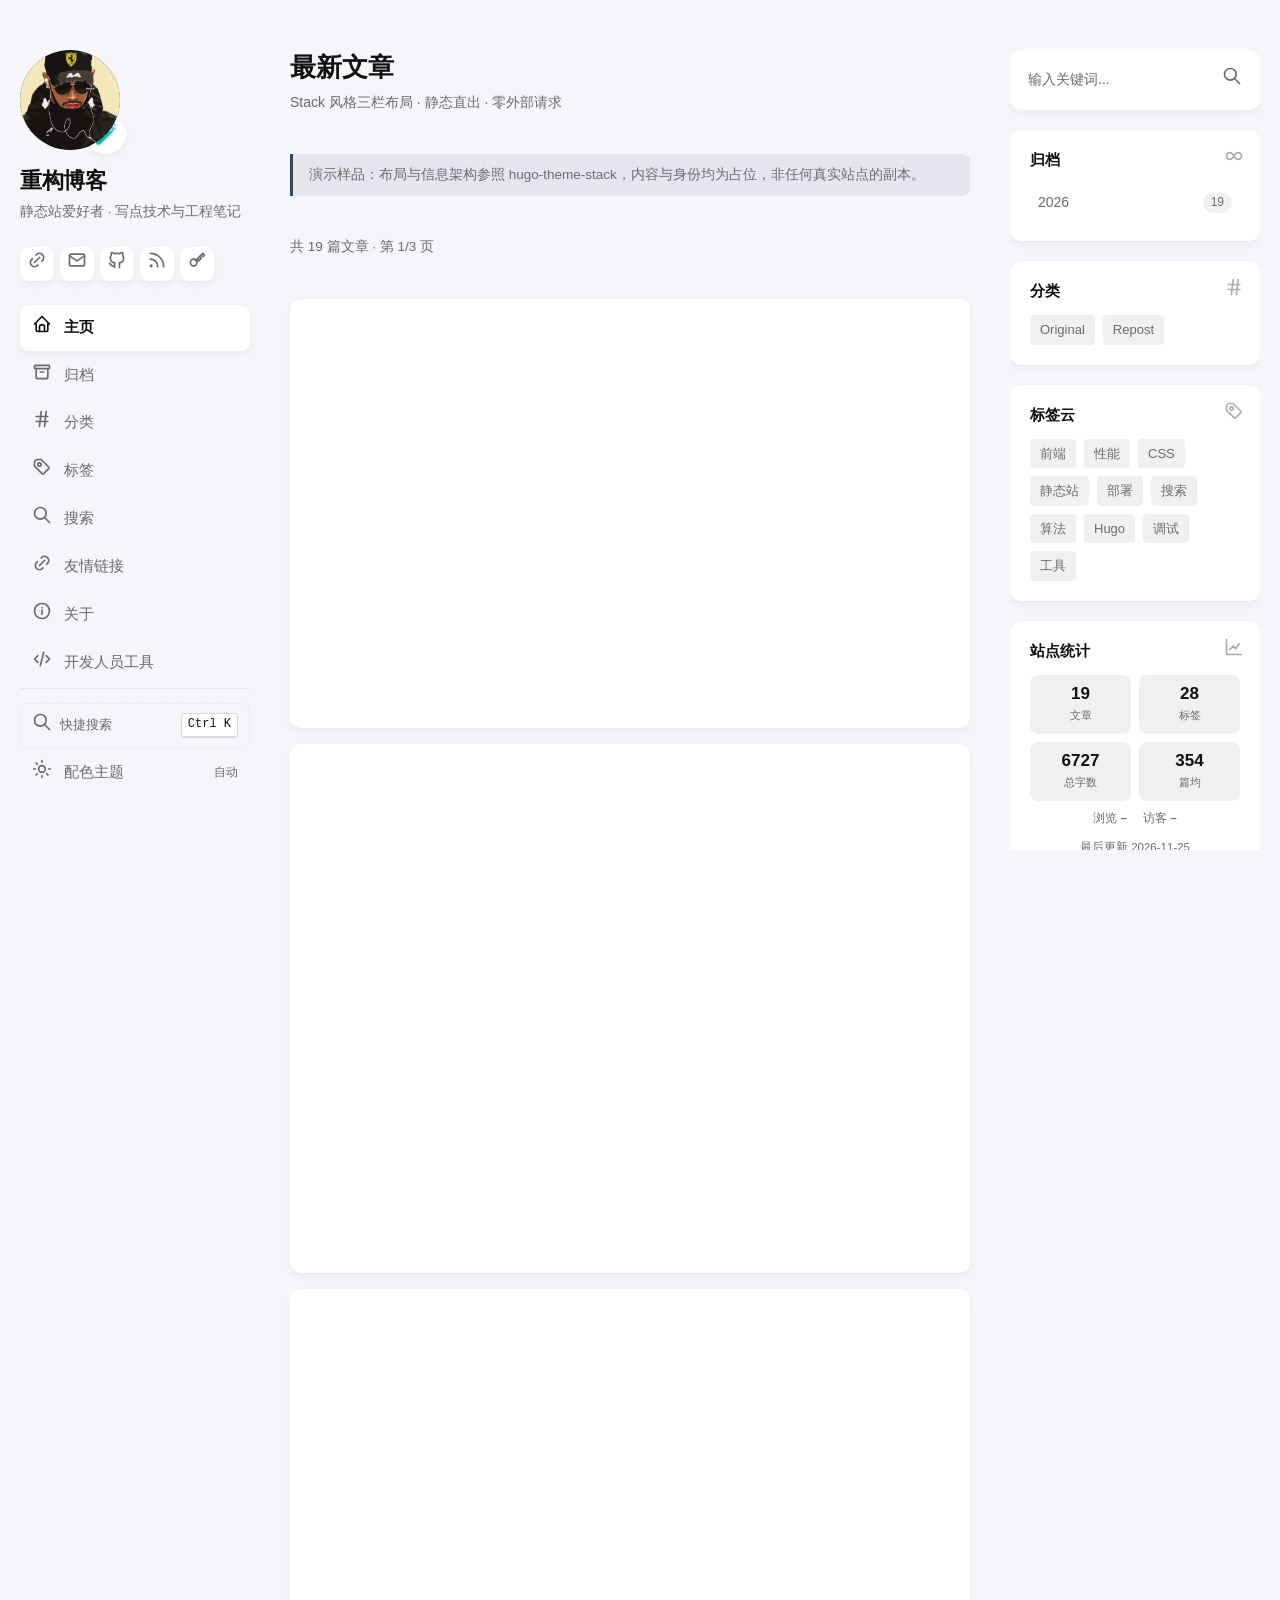
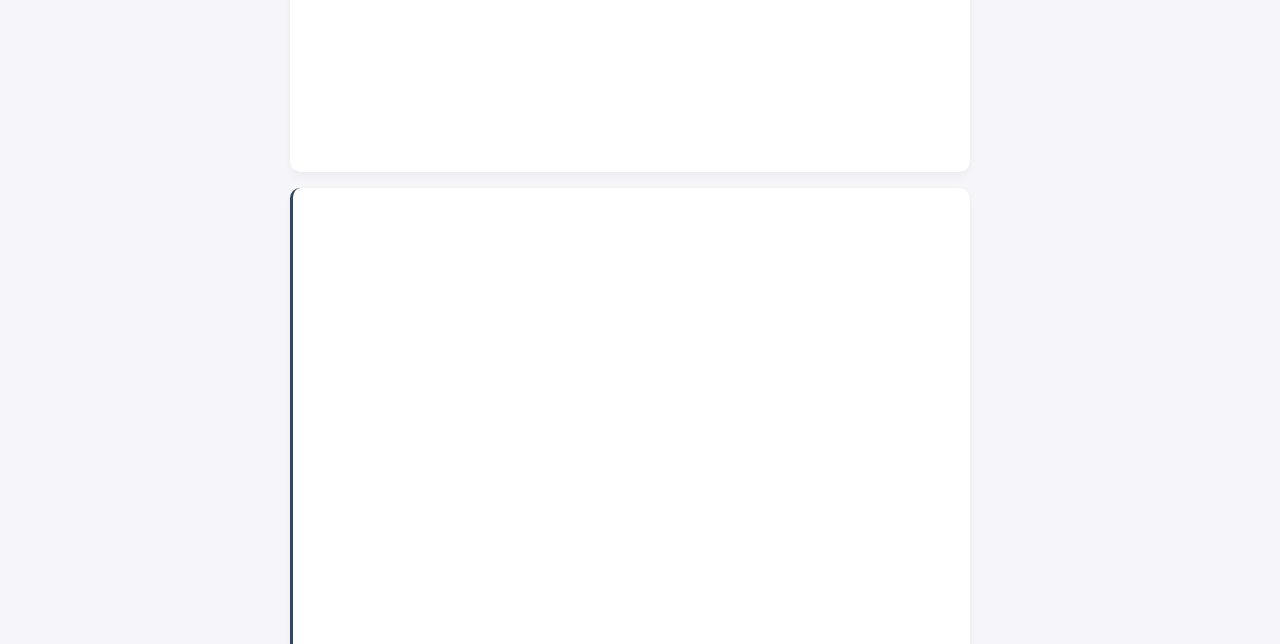
<file: index.html>
<!DOCTYPE html>
<html lang="zh-CN" data-scheme="light">
<head>
<meta charset="utf-8">
<meta name="viewport" content="width=device-width, initial-scale=1">
<meta name="description" content="静态博客样品站首页：Stack 风格三栏布局，零运行时、零依赖。">
<meta name="generator" content="Static Sample / Stack-style">
<meta name="color-scheme" content="light dark">
<meta name="theme-color" content="#f5f5fa" media="(prefers-color-scheme: light)">
<meta name="theme-color" content="#303030" media="(prefers-color-scheme: dark)">
<meta name="robots" content="index, follow">
<title>首页 · 重构博客样品</title>
<link rel="canonical" href="index.html">
<link rel="icon" href="data:image/svg+xml,%3Csvg xmlns='http://www.w3.org/2000/svg' viewBox='0 0 64 64'%3E%3Crect width='64' height='64' rx='14' fill='%2334495e'/%3E%3Ctext x='32' y='44' font-size='34' font-family='sans-serif' font-weight='700' text-anchor='middle' fill='white'%3ER%3C/text%3E%3C/svg%3E">
<link rel="apple-touch-icon" href="assets/icon.svg">
<link rel="manifest" href="manifest.webmanifest">
<link rel="alternate" type="application/rss+xml" href="feed.xml" title="重构博客 RSS">
<link rel="stylesheet" href="assets/style.css">
<meta property="og:type" content="website">
<meta property="og:site_name" content="重构博客 · Sample">
<meta property="og:locale" content="zh_CN">
<meta property="og:title" content="首页 · 重构博客样品">
<meta property="og:description" content="静态博客样品站首页：Stack 风格三栏布局，零运行时、零依赖。">
<meta name="twitter:card" content="summary">
<meta name="twitter:title" content="首页 · 重构博客样品">
<meta name="twitter:description" content="静态博客样品站首页：Stack 风格三栏布局，零运行时、零依赖。">
<script type="application/ld+json">{"@context": "https://schema.org", "@type": "WebSite", "name": "重构博客 · Sample", "description": "Stack 风格静态博客复刻样品，内容与身份均为占位。", "inLanguage": "zh-CN", "url": "index.html"}</script>
<script>
  /* 主题预置：必须早于样式生效，避免深浅主题闪烁（FOUC / FART） */
  (function () {
    var k = 'StackColorScheme', v = 'auto';
    try { v = localStorage.getItem(k) || localStorage.getItem('rb-theme') || 'auto'; } catch (e) {}
    var forced = /[?&](?:scheme|theme)=([a-z]+)/.exec(location.search);
    if (forced) v = forced[1];
    var KNOWN = { light: 'light', dark: 'dark', sepia: 'light', moss: 'light', haze: 'light', ink: 'dark' };
    var theme = KNOWN[v] ? v : 'auto';
    var dark = window.matchMedia && matchMedia('(prefers-color-scheme: dark)').matches;
    var scheme = theme === 'auto' ? (dark ? 'dark' : 'light') : KNOWN[theme];
    document.documentElement.setAttribute('data-scheme', scheme);
    document.documentElement.setAttribute('data-theme', theme === 'auto' ? scheme : theme);
  })();
</script>
</head>
<body data-page="home">
<div class="reading-progress" id="readingProgress" role="progressbar" aria-label="阅读进度" aria-valuemin="0" aria-valuemax="100" aria-valuenow="0"></div>
<div class="container main-container flex on-phone--column extended">

<aside class="sidebar left-sidebar sticky">
  <div class="sidebar-head">
    <figure class="site-avatar">
      <a href="index.html" aria-label="返回主页"><span class="avatar-fallback">R</span><img id="siteAvatar" class="site-logo" alt="" hidden></a>
      <span class="emoji" id="siteEmoji">&#129514;</span>
    </figure>
    <div class="site-meta">
      <h1 class="site-name"><a href="index.html" id="siteName">重构博客</a></h1>
      <h2 class="site-description" id="siteDescription">静态站爱好者 · 写点技术与工程笔记</h2>
    </div>
    <button class="hamburger" id="toggleMenu" type="button" aria-label="切换菜单" aria-expanded="false"><span class="bars"></span></button>
  </div>

  <ol class="menu-social">
    <li><a href="#" title="Domain" rel="me"><span data-icon="link"></span></a></li>
    <li><a href="#" title="Email" rel="me"><span data-icon="mail"></span></a></li>
    <li><a href="#" title="GitHub" rel="me"><span data-icon="github"></span></a></li>
    <li><a href="#" title="RSS" rel="me"><span data-icon="rss"></span></a></li>
    <li><a href="#" title="Keybase" rel="me"><span data-icon="key"></span></a></li>
  </ol>

  <ol class="menu" id="main-menu">
    <li><a href="index.html" data-nav="home"><span data-icon="home"></span><span>主页</span></a></li>
    <li><a href="archives.html" data-nav="archives"><span data-icon="archive"></span><span>归档</span></a></li>
    <li><a href="categories.html" data-nav="categories"><span data-icon="hash"></span><span>分类</span></a></li>
    <li><a href="tags.html" data-nav="tags"><span data-icon="tag"></span><span>标签</span></a></li>
    <li><a href="search.html" data-nav="search"><span data-icon="search"></span><span>搜索</span></a></li>
    <li><a href="friends.html" data-nav="friends"><span data-icon="link"></span><span>友情链接</span></a></li>
    <li><a href="about.html" data-nav="about"><span data-icon="info"></span><span>关于</span></a></li>
    <li><a href="debug.html" data-nav="debug"><span data-icon="code"></span><span>开发人员工具</span></a></li>
    <li class="menu-bottom-section"><ol class="menu">
      <li><button class="quick-search-trigger" type="button" data-action="quick-search" aria-label="快捷搜索">
        <span data-icon="search"></span><span>快捷搜索</span><kbd>Ctrl K</kbd></button></li>
      <li><button class="dark-toggle" id="themeBtn" type="button" aria-label="选择配色主题">
        <span data-icon="sun" class="icon-sun"></span><span data-icon="moon" class="icon-moon"></span>
        <span>配色主题</span><span class="scheme-label" id="schemeLabel">自动</span>
      </button></li>
    </ol></li>
  </ol>
</aside>

<aside class="sidebar right-sidebar sticky">
  <form class="search-form widget" id="searchForm" action="search.html" method="get" role="search">
    <p><label for="searchInput">搜索</label>
      <input id="searchInput" name="keyword" type="search" placeholder="输入关键词..." autocomplete="off" required>
      <button type="submit" title="搜索"><span data-icon="search"></span></button>
    </p>
  </form>
  <section class="widget archives">
    <div class="widget-icon"><span data-icon="infinity"></span></div>
    <h2 class="widget-title section-title"><a href="archives.html">归档</a></h2>
    <div class="widget-archive--list" id="widgetArchives"></div>
  </section>
  <section class="widget tagCloud">
    <div class="widget-icon"><span data-icon="hash"></span></div>
    <h2 class="widget-title section-title"><a href="categories.html">分类</a></h2>
    <div class="tagCloud-tags" id="widgetCategories"></div>
  </section>
  <section class="widget tagCloud">
    <div class="widget-icon"><span data-icon="tag"></span></div>
    <h2 class="widget-title section-title"><a href="tags.html">标签云</a></h2>
    <div class="tagCloud-tags" id="widgetTags"></div>
  </section>
</aside>

<main class="main full-width">
  <div class="pagehead">
    <h1 id="pageTitle">最新文章</h1>
    <p>Stack 风格三栏布局 · 静态直出 · 零外部请求</p>
  </div>
  <div class="notice" id="siteNotice">演示样品：布局与信息架构参照 hugo-theme-stack，内容与身份均为占位。</div>
  <p class="searchmeta" id="searchMeta"></p>
  <section class="article-list" id="postlist" aria-label="文章列表"></section>
  <nav class="pagination" id="pagination" role="navigation" aria-label="分页"></nav>
  <dialog class="pagination-jump-dialog" id="paginationJump" aria-labelledby="pagination-jump-title">
    <form method="dialog" class="pagination-jump-form">
      <header><label id="pagination-jump-title" class="title" for="jumpInput">跳转到页码</label><span class="subtitle" id="jumpMax">(1 - 1)</span></header>
      <div class="pagination-jump-input-group">
        <input type="number" id="jumpInput" min="1" value="1" autocomplete="off" required>
        <button class="btn btn-primary" type="submit">跳转</button>
      </div>
      <div class="pagination-jump-hint"><kbd>Enter</kbd><span>按 Enter 键跳转</span></div>
    </form>
  </dialog>
<footer class="site-footer">
  <section class="copyright" id="footerCopyright">© 2026 重构博客 · Sample</section>
  <section class="powerby"><span id="footerPowerby">样品: static-demo</span><br>
    使用 <a href="https://gohugo.io/" target="_blank" rel="noopener">Hugo</a> 构建 ·
    主题 <b><a href="https://github.com/CaiJimmy/hugo-theme-stack" target="_blank" rel="noopener">Stack</a></b>
    由 <a href="https://jimmycai.com/" target="_blank" rel="noopener">Jimmy</a> 设计
    <span style="opacity:.8">（本页为结构复刻样品，非原站副本）</span>
  </section>
  <p class="footer-disclaimer" id="footerDisclaimer">本博客内容仅供参考。</p>
</footer>
</main>
</div>

<button class="totop" id="toTop" type="button" aria-label="回到顶部">↑</button>

<dialog class="quick-search-dialog" id="quickSearch" aria-label="快捷搜索">
  <div class="qs-head">
    <span data-icon="search"></span>
    <input id="quickSearchInput" type="search" placeholder="搜索文章、标签、正文…" autocomplete="off" aria-label="搜索关键词">
    <kbd>Esc</kbd>
  </div>
  <div class="qs-results" id="quickSearchResults"></div>
  <div class="qs-foot">倒排索引 · 中文 bigram 分词 · 全部在本地完成，不发起任何网络请求</div>
</dialog>

<dialog class="shortcut-dialog" id="shortcutHelp" aria-label="键盘快捷键">
  <h2>键盘快捷键</h2>
  <div class="shortcut-row"><span>聚焦搜索框</span><kbd>/</kbd></div>
  <div class="shortcut-row"><span>快捷搜索</span><kbd>Ctrl / ⌘ + K</kbd></div>
  <div class="shortcut-row"><span>首页上下切换文章</span><kbd>J / K</kbd></div>
  <div class="shortcut-row"><span>打开选中的文章</span><kbd>Enter</kbd></div>
  <div class="shortcut-row"><span>打开本帮助</span><kbd>?</kbd></div>
  <div class="shortcut-row"><span>关闭弹层</span><kbd>Esc</kbd></div>
  <form method="dialog" style="margin-top:16px;text-align:right">
    <button class="btn btn-primary" type="submit">知道了</button>
  </form>
</dialog>

<dialog class="lightbox" id="lightbox" aria-label="图片预览"><img id="lightboxImg" alt=""></dialog>
<div class="toast" id="toast" role="status" aria-live="polite"></div>

<script src="assets/data.js"></script>
<script src="assets/app.js"></script>
<script>
  /* Service Worker 仅在 http(s) 下注册；file:// 双击预览保持零副作用 */
  if ('serviceWorker' in navigator && /^https?:$/.test(location.protocol)) {
    window.addEventListener('load', function () {
      navigator.serviceWorker.register('sw.js').catch(function () {});
    });
  }
</script>
</body>
</html>
</file>
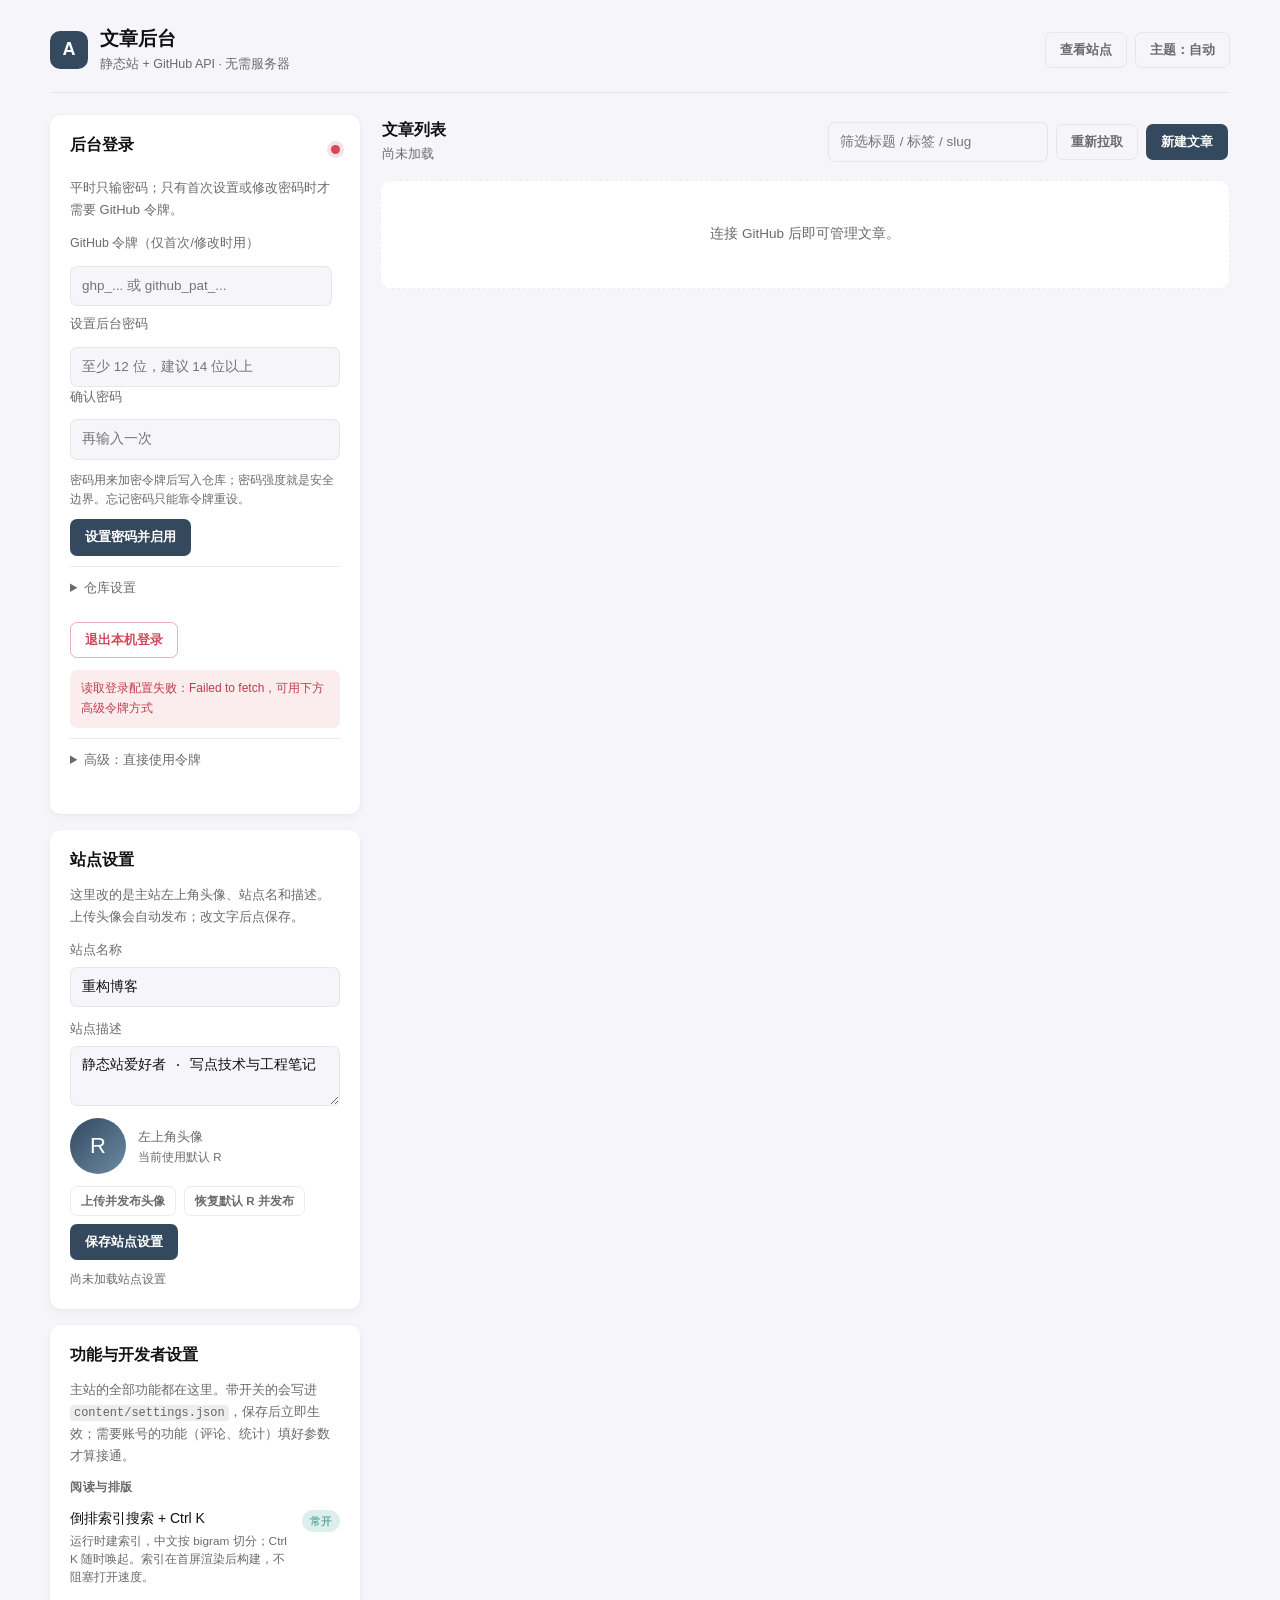
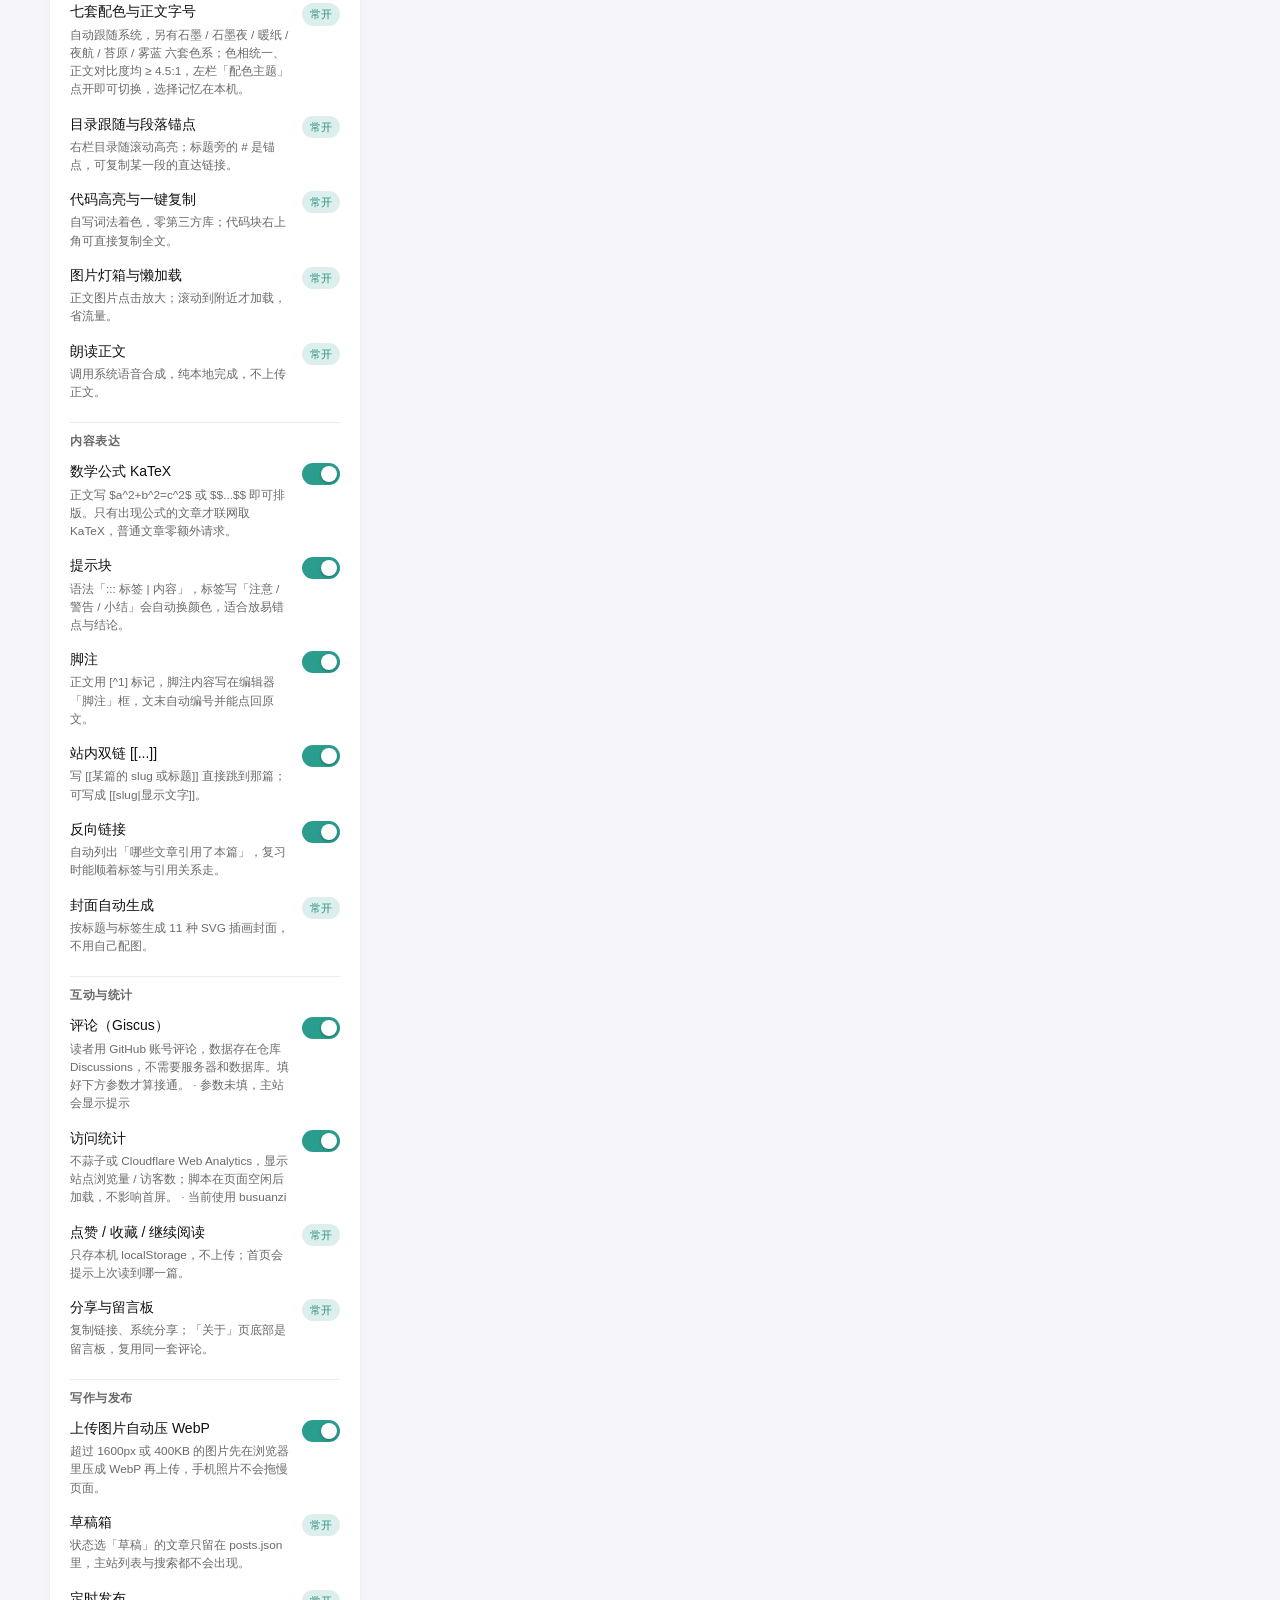
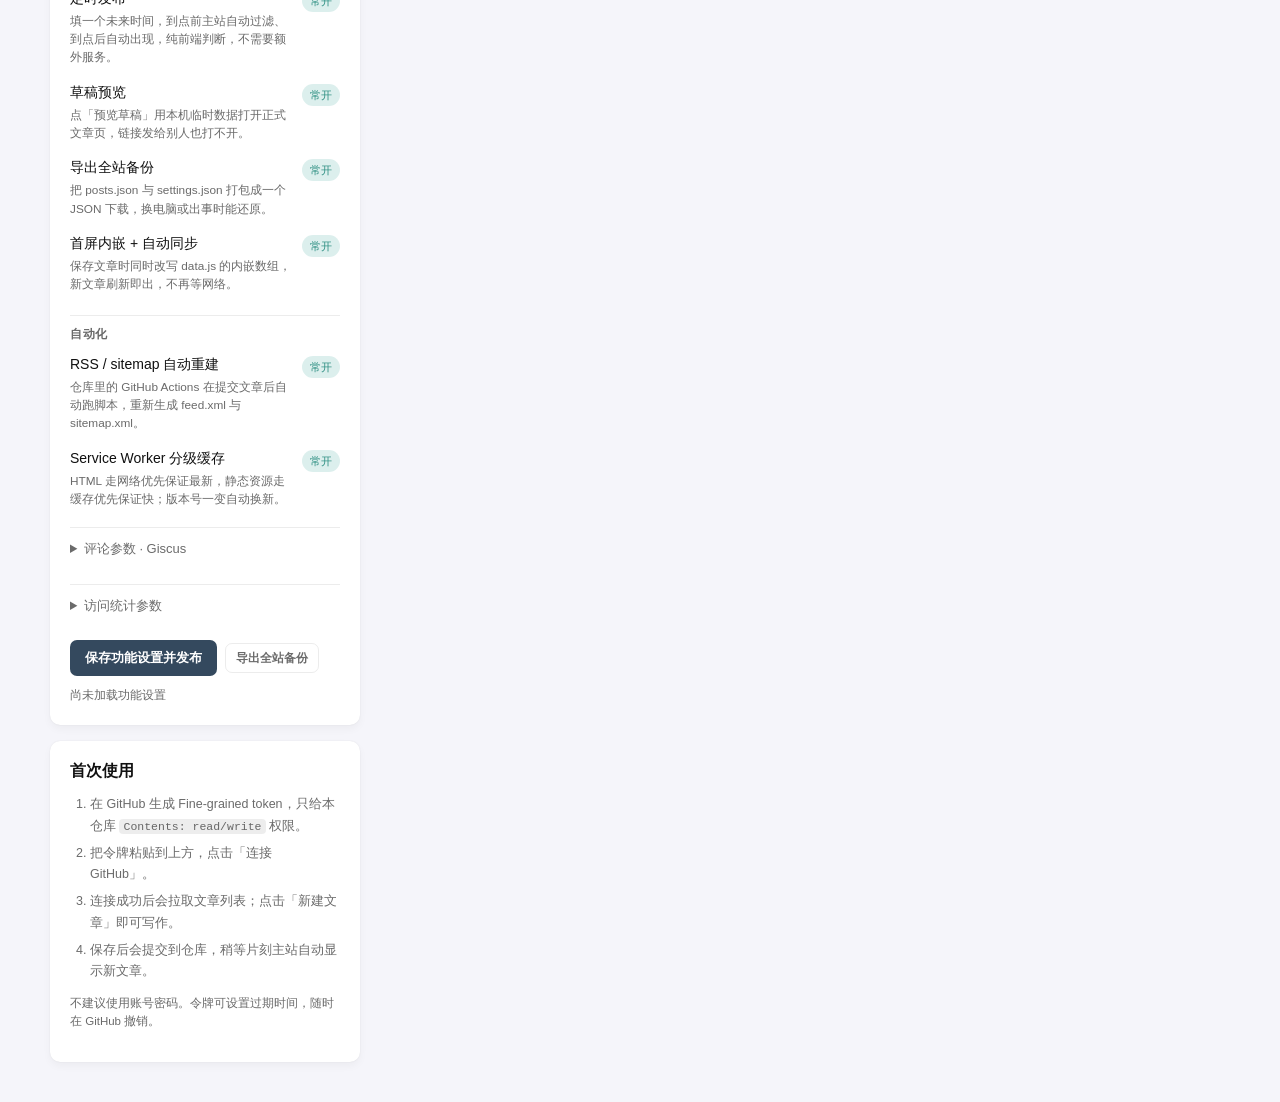
<file: admin/index.html>
<!doctype html>
<html lang="zh-CN" data-scheme="light">
<head>
  <meta charset="utf-8">
  <meta name="viewport" content="width=device-width, initial-scale=1">
  <meta name="robots" content="noindex, nofollow">
  <title>文章后台 · 重构博客</title>
  <script>
    (function () {
      try {
        var s = localStorage.getItem('StackColorScheme') || 'auto';
        var KNOWN = { light: 'light', dark: 'dark', sepia: 'light', moss: 'light', haze: 'light', ink: 'dark' };
        var theme = KNOWN[s] ? s : 'auto';
        var dark = window.matchMedia && window.matchMedia('(prefers-color-scheme: dark)').matches;
        var scheme = theme === 'auto' ? (dark ? 'dark' : 'light') : KNOWN[theme];
        document.documentElement.setAttribute('data-scheme', scheme);
        document.documentElement.setAttribute('data-theme', theme === 'auto' ? scheme : theme);
      } catch (e) {}
    })();
  </script>
  <link rel="stylesheet" href="../assets/style.css">
  <link rel="stylesheet" href="admin.css">
</head>
<body class="admin-body">
  <div class="admin-shell">
    <header class="admin-topbar">
      <div class="admin-brand">
        <span class="admin-brand-mark">A</span>
        <div>
          <h1>文章后台</h1>
          <p>静态站 + GitHub API · 无需服务器</p>
        </div>
      </div>
      <div class="admin-top-actions">
        <a class="btn btn-ghost" href="../index.html" target="_blank" rel="noopener">查看站点</a>
        <button class="btn btn-ghost" id="themeBtn" type="button" title="切换主题">主题：自动</button>
      </div>
    </header>

    <main class="admin-grid">
      <aside class="admin-side">
        <section class="admin-card" aria-labelledby="authTitle">
          <div class="card-heading">
            <h2 id="authTitle">后台登录</h2>
            <span id="connectionDot" class="status-dot" aria-hidden="true"></span>
          </div>
          <p class="muted small">平时只输密码；只有首次设置或修改密码时才需要 GitHub 令牌。</p>

          <div id="authSetup" hidden>
            <label class="field-label" for="setupTokenInput">GitHub 令牌（仅首次/修改时用）</label>
            <div class="token-row">
              <input id="setupTokenInput" class="input" type="password" autocomplete="off" spellcheck="false" placeholder="ghp_... 或 github_pat_...">
            </div>
            <label class="field-label" for="setupPassword">设置后台密码</label>
            <input id="setupPassword" class="input" type="password" autocomplete="new-password" placeholder="至少 12 位，建议 14 位以上">
            <label class="field-label" for="setupPassword2">确认密码</label>
            <input id="setupPassword2" class="input" type="password" autocomplete="new-password" placeholder="再输入一次">
            <p class="muted tiny">密码用来加密令牌后写入仓库；密码强度就是安全边界。忘记密码只能靠令牌重设。</p>
            <div class="btn-row">
              <button id="setupBtn" class="btn btn-primary" type="button">设置密码并启用</button>
            </div>
          </div>

          <div id="authLogin" hidden>
            <label class="field-label" for="loginPassword">后台密码</label>
            <input id="loginPassword" class="input" type="password" autocomplete="current-password" placeholder="输入你设置的密码">
            <div class="btn-row">
              <button id="loginBtn" class="btn btn-primary" type="button">登录</button>
              <button id="changePwdBtn" class="btn btn-mini" type="button" hidden>修改密码 / 更换令牌</button>
            </div>
            <details id="changePwdBox" class="repo-settings" hidden>
              <summary>输入当前 GitHub 令牌后设置新密码</summary>
              <label class="field-label" for="changeTokenInput">当前 GitHub 令牌</label>
              <input id="changeTokenInput" class="input" type="password" autocomplete="off" spellcheck="false" placeholder="粘贴当前令牌">
              <label class="field-label" for="changePassword">新密码</label>
              <input id="changePassword" class="input" type="password" autocomplete="new-password" placeholder="至少 12 位">
              <label class="field-label" for="changePassword2">确认新密码</label>
              <input id="changePassword2" class="input" type="password" autocomplete="new-password" placeholder="再输入一次">
              <div class="btn-row">
                <button id="changePwdSaveBtn" class="btn btn-primary" type="button">保存新密码</button>
              </div>
            </details>
          </div>

          <details class="repo-settings" id="repoSettings">
            <summary>仓库设置</summary>
            <div class="settings-grid">
              <label class="field-label">用户名<input id="cfgOwner" class="input" type="text" spellcheck="false"></label>
              <label class="field-label">仓库名<input id="cfgRepo" class="input" type="text" spellcheck="false"></label>
              <label class="field-label">分支<input id="cfgBranch" class="input" type="text" spellcheck="false"></label>
              <label class="field-label full">文章文件<input id="cfgPath" class="input" type="text" spellcheck="false"></label>
            </div>
            <p class="muted tiny">默认值已按你的 Pages 仓库填好，一般不需要改。</p>
          </details>

          <div class="btn-row">
            <button id="logoutBtn" class="btn btn-danger-ghost" type="button">退出本机登录</button>
          </div>
          <div id="connectionState" class="connection-state" role="status">正在检查登录配置…</div>

          <details class="repo-settings" id="advancedToken">
            <summary>高级：直接使用令牌</summary>
            <p class="muted tiny">忘记密码或加密配置出错时，可在这里用令牌直接连接并重置密码。</p>
            <label class="field-label" for="tokenInput">个人访问令牌（PAT）</label>
            <div class="token-row">
              <input id="tokenInput" class="input" type="password" autocomplete="off" spellcheck="false" placeholder="ghp_... 或 github_pat_...">
              <button id="toggleToken" class="btn btn-mini" type="button">显示</button>
            </div>
            <div class="btn-row">
              <button id="connectBtn" class="btn btn-mini" type="button">用令牌连接</button>
            </div>
          </details>
        </section>

        <section class="admin-card site-settings-card" aria-labelledby="siteSettingsTitle">
          <h2 id="siteSettingsTitle">站点设置</h2>
          <p class="muted small">这里改的是主站左上角头像、站点名和描述。上传头像会自动发布；改文字后点保存。</p>
          <label class="field-label">站点名称 <input id="sName" class="input" type="text" placeholder="重构博客"></label>
          <label class="field-label">站点描述 <textarea id="sDescription" class="input" rows="2" placeholder="一句话介绍你的站点"></textarea></label>
          <div class="avatar-setting-row">
            <span class="avatar-setting-fallback" id="sAvatarFallback">R</span>
            <img id="sAvatarPreview" class="avatar-setting-preview" alt="站点头像预览" hidden>
            <div>
              <div class="muted small">左上角头像</div>
              <div id="sAvatarPath" class="muted tiny">当前使用默认 R</div>
            </div>
          </div>
          <input id="avatarInput" type="file" accept="image/*">
          <div class="btn-row">
            <button id="uploadAvatarBtn" class="btn btn-mini" type="button">上传并发布头像</button>
            <button id="resetAvatarBtn" class="btn btn-mini" type="button" hidden>恢复默认 R 并发布</button>
            <button id="saveSiteBtn" class="btn btn-primary" type="button">保存站点设置</button>
          </div>
          <div id="siteState" class="site-state" role="status">尚未加载站点设置</div>
        </section>

        <section class="admin-card feature-card" aria-labelledby="featureTitle">
          <h2 id="featureTitle">功能与开发者设置</h2>
          <p class="muted small">主站的全部功能都在这里。带开关的会写进 <code>content/settings.json</code>，保存后立即生效；需要账号的功能（评论、统计）填好参数才算接通。</p>
          <div id="featureList" class="feature-list"></div>

          <details class="repo-settings">
            <summary>评论参数 · Giscus</summary>
            <label class="field-label">仓库（owner/repo）<input id="gRepo" class="input" type="text" spellcheck="false" placeholder="yanqizhe/yanqizhe.github.io"></label>
            <label class="field-label">repo-id<input id="gRepoId" class="input" type="text" spellcheck="false" placeholder="R_kgDO..."></label>
            <label class="field-label">Discussion 分类名<input id="gCategory" class="input" type="text" spellcheck="false" placeholder="General"></label>
            <label class="field-label">category-id<input id="gCategoryId" class="input" type="text" spellcheck="false" placeholder="DIC_kwDO..."></label>
            <p class="muted tiny">去 <a href="https://giscus.app/zh-CN" target="_blank" rel="noopener">giscus.app</a> 选仓库与分类，页面给出的四项照抄即可。仓库需装 Giscus app 并开启 Discussions。</p>
          </details>

          <details class="repo-settings">
            <summary>访问统计参数</summary>
            <label class="field-label">服务
              <select id="aProvider" class="input">
                <option value="busuanzi">不蒜子 · 免注册</option>
                <option value="cloudflare">Cloudflare Web Analytics · 需 token</option>
                <option value="none">关闭</option>
              </select>
            </label>
            <label class="field-label">Cloudflare token<input id="aToken" class="input" type="text" spellcheck="false" placeholder="仅选 Cloudflare 时填写"></label>
            <p class="muted tiny">不蒜子由第三方脚本统计，可能偶尔不可用；统计脚本都在页面空闲后才加载，不影响首屏。</p>
          </details>

          <div class="btn-row">
            <button id="saveFeaturesBtn" class="btn btn-primary" type="button">保存功能设置并发布</button>
            <button id="exportBtn" class="btn btn-mini" type="button">导出全站备份</button>
          </div>
          <div id="featureState" class="site-state" role="status">尚未加载功能设置</div>
        </section>

        <section class="admin-card guide-card" aria-labelledby="guideTitle">
          <h2 id="guideTitle">首次使用</h2>
          <ol class="guide-list">
            <li>在 GitHub 生成 Fine-grained token，只给本仓库 <code>Contents: read/write</code> 权限。</li>
            <li>把令牌粘贴到上方，点击「连接 GitHub」。</li>
            <li>连接成功后会拉取文章列表；点击「新建文章」即可写作。</li>
            <li>保存后会提交到仓库，稍等片刻主站自动显示新文章。</li>
          </ol>
          <p class="muted tiny">不建议使用账号密码。令牌可设置过期时间，随时在 GitHub 撤销。</p>
        </section>
      </aside>

      <section class="admin-main" aria-label="文章管理">
        <div class="admin-toolbar">
          <div>
            <h2>文章列表</h2>
            <p class="muted small" id="postCount">尚未加载</p>
          </div>
          <div class="toolbar-actions">
            <input id="listSearch" class="input search-input" type="search" placeholder="筛选标题 / 标签 / slug">
            <button id="refreshBtn" class="btn btn-ghost" type="button">重新拉取</button>
            <button id="newBtn" class="btn btn-primary" type="button">新建文章</button>
          </div>
        </div>

        <div id="postList" class="post-list" aria-live="polite">
          <div class="empty-state">连接 GitHub 后即可管理文章。</div>
        </div>

        <section id="editor" class="admin-card editor-panel" hidden aria-labelledby="editorTitle">
          <div class="editor-head">
            <div>
              <h2 id="editorTitle">新建文章</h2>
              <p class="muted small" id="editorHint">保存后会写入仓库的 content/posts.json</p>
            </div>
            <button id="collapseEditor" class="btn btn-mini" type="button">收起</button>
          </div>

          <div class="form-grid">
            <label class="field-label">标题 <input id="fTitle" class="input" type="text" placeholder="文章标题"></label>
            <label class="field-label">URL 标识 <input id="fSlug" class="input" type="text" spellcheck="false" placeholder="my-new-post"></label>
            <label class="field-label full">摘要 <textarea id="fSubtitle" class="input" rows="2" placeholder="一句话介绍这篇文章"></textarea></label>
            <label class="field-label">分类
              <select id="fCategory" class="input">
                <option value="Original">Original · 原创</option>
                <option value="Repost">Repost · 转载</option>
              </select>
            </label>
            <label class="field-label">发布日期 <input id="fDate" class="input" type="date"></label>
            <label class="field-label">发布状态
              <select id="fStatus" class="input">
                <option value="published">立即发布</option>
                <option value="draft">草稿 · 不进主站</option>
                <option value="scheduled">定时发布</option>
              </select>
            </label>
            <label class="field-label">定时上线时间 <input id="fPublishAt" class="input" type="datetime-local"></label>
            <label class="field-label">阅读分钟 <input id="fMinutes" class="input" type="number" min="1" max="120" value="6"></label>
            <label class="field-label">标签 <input id="fTags" class="input" type="text" placeholder="前端, 性能, 笔记"></label>
            <label class="field-label full">封面关键词 <input id="fCover" class="input" type="text" placeholder="例如：SSG / REBUILD、METRICS、GIT"></label>
            <label class="field-label full">脚注（每行一条，正文用 <code>[^1]</code> 引用）<textarea id="fFootnotes" class="input" rows="2" placeholder="人教版必修一 P32"></textarea></label>
          </div>

          <div class="upload-bar" aria-label="插入媒体">
            <span class="upload-label">插入：</span>
            <button id="insertImageBtn" class="btn btn-mini" type="button">图片</button>
            <button id="insertVideoBtn" class="btn btn-mini" type="button">视频</button>
            <button id="insertFileBtn" class="btn btn-mini" type="button">附件</button>
            <input id="insertImage" type="file" accept="image/*">
            <input id="insertVideo" type="file" accept="video/*">
            <input id="insertFile" type="file">
            <span class="muted tiny">文件存到仓库 assets/uploads/，最大 30 MB</span>
          </div>

          <div class="editor-tabs" role="tablist" aria-label="编辑模式">
            <button class="tab active" type="button" data-tab="form" role="tab" aria-selected="true">正文</button>
            <button class="tab" type="button" data-tab="preview" role="tab" aria-selected="false">预览</button>
            <button class="tab" type="button" data-tab="json" role="tab" aria-selected="false">JSON</button>
          </div>

          <div class="editor-panes">
            <div id="paneForm" class="editor-pane">
              <textarea id="fBody" class="input body-input" spellcheck="false" placeholder="## 小标题&#10;&#10;正文段落，支持 **加粗**、`行内代码`、[链接](https://example.com)。&#10;&#10;- 列表项&#10;- [x] 已完成任务&#10;&#10;> 引用&#10;&#10;```&#10;代码&#10;```&#10;&#10;| 列 A | 列 B |&#10;| --- | --- |&#10;| 内容 | 内容 |&#10;&#10;::: 提示 | 自定义提示框"></textarea>
              <div class="syntax-help">
                <strong>写作语法</strong>
                <code>## 标题</code> 分节 · <code>- 项目</code> 列表 · <code>&gt; 引用</code> · <code>```</code> 代码块 · <code>| 表格 |</code><br>
                <code>::: 提示 | 内容</code> 提示框（标签写「注意 / 警告 / 小结」会自动换颜色）· <code>[^1]</code> 脚注（脚注内容填上方输入框）<br>
                <code>$a^2+b^2=c^2$</code> 行内公式 · <code>$$...$$</code> 独占一行公式 · <code>[[文章slug或标题]]</code> 站内双链<br>
                媒体：<code>![说明](图片地址)</code> · <code>@video[说明](视频地址)</code> · <code>[下载文件](文件地址)</code>（也可用上方按钮自动插入）
              </div>
            </div>
            <div id="panePreview" class="editor-pane" hidden>
              <article id="preview" class="article-content preview-content"></article>
            </div>
            <div id="paneJson" class="editor-pane" hidden>
              <textarea id="fJson" class="input body-input json-input" spellcheck="false"></textarea>
              <p class="muted tiny">高级模式：直接编辑文章源数据。切换回「正文」会自动应用到表单。</p>
            </div>
          </div>

          <div class="editor-actions">
            <input id="fMessage" class="input commit-input" type="text" placeholder="提交说明（可选）">
            <div class="action-buttons">
              <button id="deleteBtn" class="btn btn-danger-ghost" type="button" hidden>删除文章</button>
              <button id="cancelBtn" class="btn btn-ghost" type="button">取消</button>
              <button id="previewBtn" class="btn btn-ghost" type="button">预览草稿</button>
              <button id="saveBtn" class="btn btn-primary" type="button">保存到 GitHub</button>
            </div>
          </div>
        </section>
      </section>
    </main>
  </div>

  <div id="toast" class="toast" role="status" aria-live="polite"></div>
  <script src="admin.js"></script>
</body>
</html>
</file>
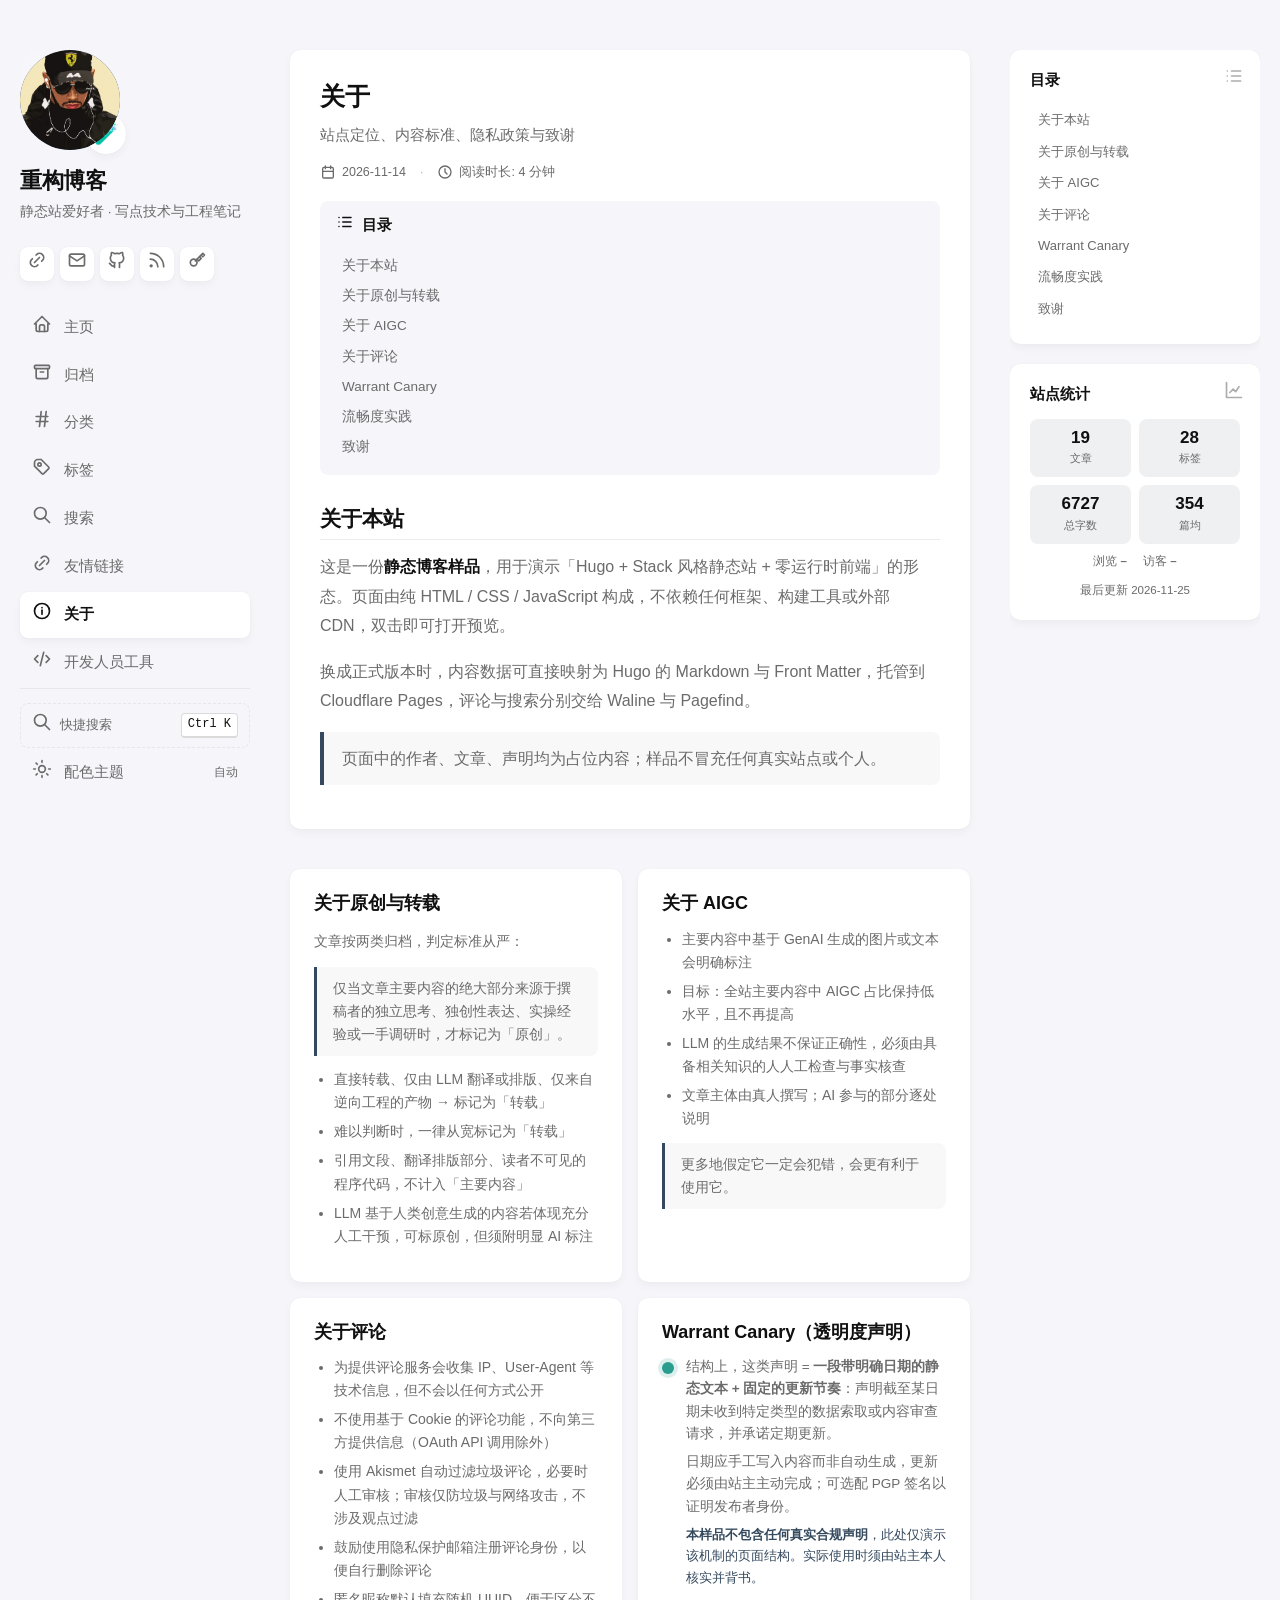
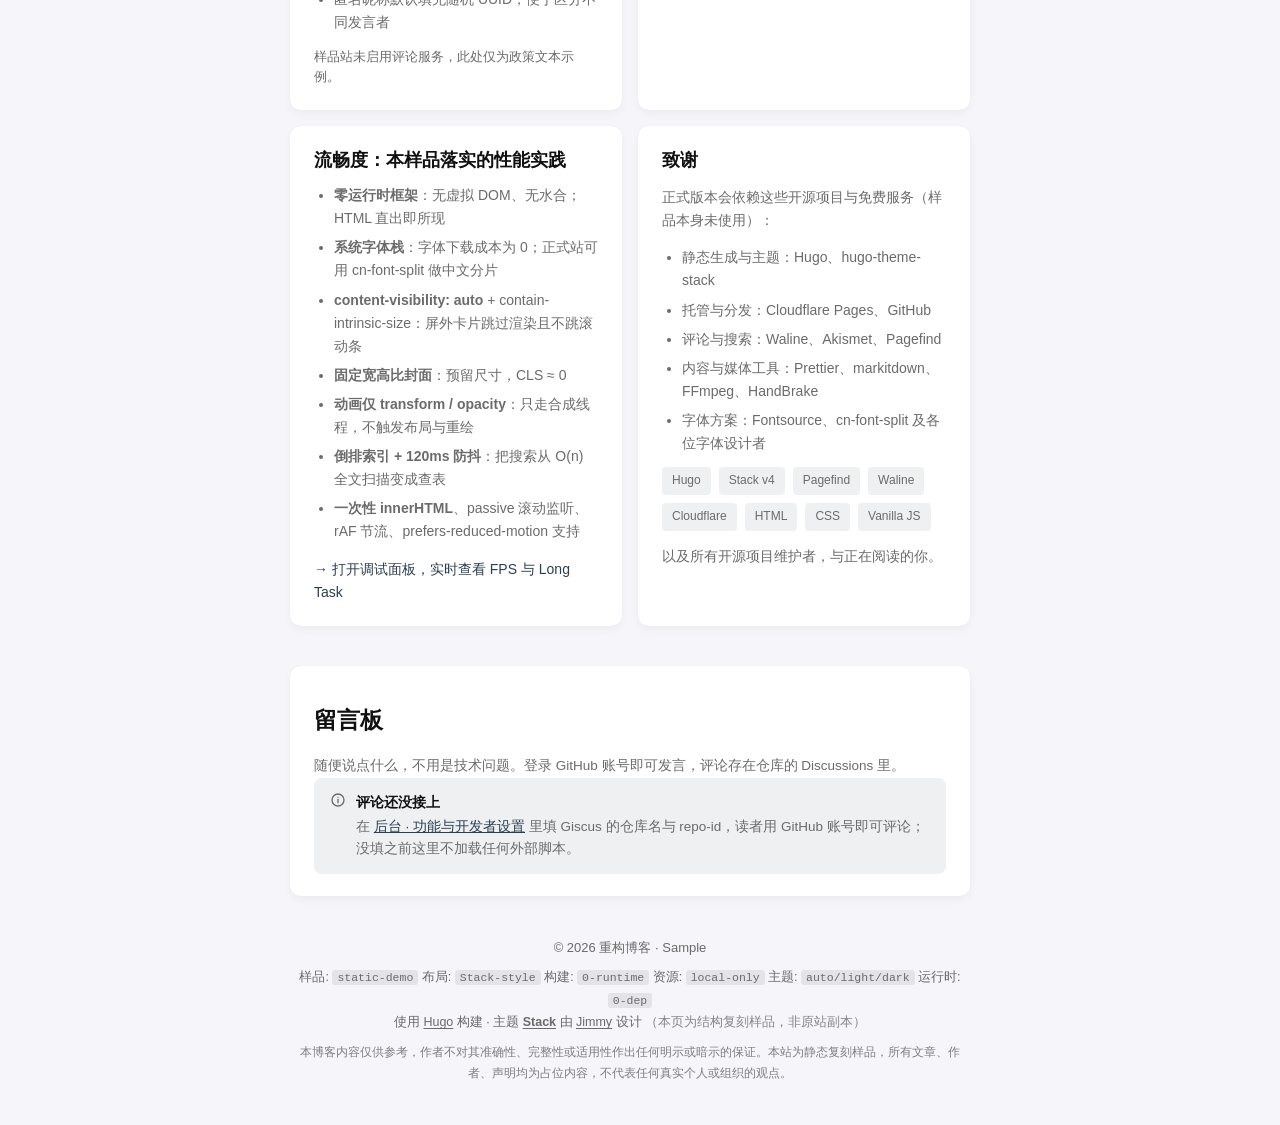
<file: about.html>
<!DOCTYPE html>
<html lang="zh-CN" data-scheme="light">
<head>
<meta charset="utf-8">
<meta name="viewport" content="width=device-width, initial-scale=1">
<meta name="description" content="样品站的说明页：内容标准、AIGC 标注、评论隐私、透明度声明与致谢。">
<meta name="generator" content="Static Sample / Stack-style">
<meta name="color-scheme" content="light dark">
<meta name="theme-color" content="#f5f5fa" media="(prefers-color-scheme: light)">
<meta name="theme-color" content="#303030" media="(prefers-color-scheme: dark)">
<meta name="robots" content="index, follow">
<title>关于 · 重构博客样品</title>
<link rel="canonical" href="about.html">
<link rel="icon" href="data:image/svg+xml,%3Csvg xmlns='http://www.w3.org/2000/svg' viewBox='0 0 64 64'%3E%3Crect width='64' height='64' rx='14' fill='%2334495e'/%3E%3Ctext x='32' y='44' font-size='34' font-family='sans-serif' font-weight='700' text-anchor='middle' fill='white'%3ER%3C/text%3E%3C/svg%3E">
<link rel="apple-touch-icon" href="assets/icon.svg">
<link rel="manifest" href="manifest.webmanifest">
<link rel="alternate" type="application/rss+xml" href="feed.xml" title="重构博客 RSS">
<link rel="stylesheet" href="assets/style.css">
<meta property="og:type" content="website">
<meta property="og:site_name" content="重构博客 · Sample">
<meta property="og:locale" content="zh_CN">
<meta property="og:title" content="关于 · 重构博客样品">
<meta property="og:description" content="样品站的说明页：内容标准、AIGC 标注、评论隐私、透明度声明与致谢。">
<meta name="twitter:card" content="summary">
<meta name="twitter:title" content="关于 · 重构博客样品">
<meta name="twitter:description" content="样品站的说明页：内容标准、AIGC 标注、评论隐私、透明度声明与致谢。">
<script type="application/ld+json">{"@context": "https://schema.org", "@type": "WebPage", "name": "关于 · 重构博客样品", "description": "样品站的说明页：内容标准、AIGC 标注、评论隐私、透明度声明与致谢。", "inLanguage": "zh-CN", "url": "about.html"}</script>
<script>
  /* 主题预置：必须早于样式生效，避免深浅主题闪烁（FOUC / FART） */
  (function () {
    var k = 'StackColorScheme', v = 'auto';
    try { v = localStorage.getItem(k) || localStorage.getItem('rb-theme') || 'auto'; } catch (e) {}
    var forced = /[?&](?:scheme|theme)=([a-z]+)/.exec(location.search);
    if (forced) v = forced[1];
    var KNOWN = { light: 'light', dark: 'dark', sepia: 'light', moss: 'light', haze: 'light', ink: 'dark' };
    var theme = KNOWN[v] ? v : 'auto';
    var dark = window.matchMedia && matchMedia('(prefers-color-scheme: dark)').matches;
    var scheme = theme === 'auto' ? (dark ? 'dark' : 'light') : KNOWN[theme];
    document.documentElement.setAttribute('data-scheme', scheme);
    document.documentElement.setAttribute('data-theme', theme === 'auto' ? scheme : theme);
  })();
</script>
</head>
<body data-page="about">
<div class="reading-progress" id="readingProgress" role="progressbar" aria-label="阅读进度" aria-valuemin="0" aria-valuemax="100" aria-valuenow="0"></div>
<div class="container main-container flex on-phone--column extended">

<aside class="sidebar left-sidebar sticky">
  <div class="sidebar-head">
    <figure class="site-avatar">
      <a href="index.html" aria-label="返回主页"><span class="avatar-fallback">R</span><img id="siteAvatar" class="site-logo" alt="" hidden></a>
      <span class="emoji" id="siteEmoji">&#129514;</span>
    </figure>
    <div class="site-meta">
      <h1 class="site-name"><a href="index.html" id="siteName">重构博客</a></h1>
      <h2 class="site-description" id="siteDescription">静态站爱好者 · 写点技术与工程笔记</h2>
    </div>
    <button class="hamburger" id="toggleMenu" type="button" aria-label="切换菜单" aria-expanded="false"><span class="bars"></span></button>
  </div>

  <ol class="menu-social">
    <li><a href="#" title="Domain" rel="me"><span data-icon="link"></span></a></li>
    <li><a href="#" title="Email" rel="me"><span data-icon="mail"></span></a></li>
    <li><a href="#" title="GitHub" rel="me"><span data-icon="github"></span></a></li>
    <li><a href="#" title="RSS" rel="me"><span data-icon="rss"></span></a></li>
    <li><a href="#" title="Keybase" rel="me"><span data-icon="key"></span></a></li>
  </ol>

  <ol class="menu" id="main-menu">
    <li><a href="index.html" data-nav="home"><span data-icon="home"></span><span>主页</span></a></li>
    <li><a href="archives.html" data-nav="archives"><span data-icon="archive"></span><span>归档</span></a></li>
    <li><a href="categories.html" data-nav="categories"><span data-icon="hash"></span><span>分类</span></a></li>
    <li><a href="tags.html" data-nav="tags"><span data-icon="tag"></span><span>标签</span></a></li>
    <li><a href="search.html" data-nav="search"><span data-icon="search"></span><span>搜索</span></a></li>
    <li><a href="friends.html" data-nav="friends"><span data-icon="link"></span><span>友情链接</span></a></li>
    <li><a href="about.html" data-nav="about"><span data-icon="info"></span><span>关于</span></a></li>
    <li><a href="debug.html" data-nav="debug"><span data-icon="code"></span><span>开发人员工具</span></a></li>
    <li class="menu-bottom-section"><ol class="menu">
      <li><button class="quick-search-trigger" type="button" data-action="quick-search" aria-label="快捷搜索">
        <span data-icon="search"></span><span>快捷搜索</span><kbd>Ctrl K</kbd></button></li>
      <li><button class="dark-toggle" id="themeBtn" type="button" aria-label="选择配色主题">
        <span data-icon="sun" class="icon-sun"></span><span data-icon="moon" class="icon-moon"></span>
        <span>配色主题</span><span class="scheme-label" id="schemeLabel">自动</span>
      </button></li>
    </ol></li>
  </ol>
</aside>

<aside class="sidebar right-sidebar sticky">
  <section class="widget">
    <div class="widget-icon"><span data-icon="list"></span></div>
    <h2 class="widget-title section-title">目录</h2>
    <div class="widget--toc" id="widgetToc">
      <ol>
        <li><a href="#a1">关于本站</a></li>
        <li><a href="#a2">关于原创与转载</a></li>
        <li><a href="#a3">关于 AIGC</a></li>
        <li><a href="#a4">关于评论</a></li>
        <li><a href="#a5">Warrant Canary</a></li>
        <li><a href="#a6">流畅度实践</a></li>
        <li><a href="#a7">致谢</a></li>
      </ol>
    </div>
  </section>
</aside>

<main class="main full-width">
  <article class="main-article">
    <header class="article-header"><div class="article-details">
      <div class="article-title-wrapper">
        <h2 class="article-title">关于</h2>
        <h3 class="article-subtitle">站点定位、内容标准、隐私政策与致谢</h3>
      </div>
      <footer class="article-meta"><div class="inline-meta">
        <span data-icon="calendar" class="icon-sm"></span><time>2026-11-14</time>
        <span class="sep">·</span><span data-icon="clock" class="icon-sm"></span><time>阅读时长: 4 分钟</time>
      </div></footer>
    </div></header>
    <aside class="article-toc"><details open><summary><div class="article-toc-title"><span data-icon="list"></span><span>目录</span></div></summary>
      <nav class="toc-nav"><ol>
        <li><a href="#a1">关于本站</a></li><li><a href="#a2">关于原创与转载</a></li>
        <li><a href="#a3">关于 AIGC</a></li><li><a href="#a4">关于评论</a></li>
        <li><a href="#a5">Warrant Canary</a></li><li><a href="#a6">流畅度实践</a></li>
        <li><a href="#a7">致谢</a></li>
      </ol></nav>
    </details></aside>
    <section class="article-content" id="a1">
      <h2 id="a1h">关于本站</h2>
      <p>这是一份<strong>静态博客样品</strong>，用于演示「Hugo + Stack 风格静态站 + 零运行时前端」的形态。页面由纯 HTML / CSS / JavaScript 构成，不依赖任何框架、构建工具或外部 CDN，双击即可打开预览。</p>
      <p>换成正式版本时，内容数据可直接映射为 Hugo 的 Markdown 与 Front Matter，托管到 Cloudflare Pages，评论与搜索分别交给 Waline 与 Pagefind。</p>
      <blockquote><p>页面中的作者、文章、声明均为占位内容；样品不冒充任何真实站点或个人。</p></blockquote>
    </section>
  </article>

  <div class="aboutgrid">
    <section class="card rulebox" id="a2">
      <h2>关于原创与转载</h2>
      <p>文章按两类归档，判定标准从严：</p>
      <div class="quote">仅当文章主要内容的绝大部分来源于撰稿者的独立思考、独创性表达、实操经验或一手调研时，才标记为「原创」。</div>
      <ul>
        <li>直接转载、仅由 LLM 翻译或排版、仅来自逆向工程的产物 → 标记为「转载」</li>
        <li>难以判断时，一律从宽标记为「转载」</li>
        <li>引用文段、翻译排版部分、读者不可见的程序代码，不计入「主要内容」</li>
        <li>LLM 基于人类创意生成的内容若体现充分人工干预，可标原创，但须附明显 AI 标注</li>
      </ul>
    </section>
    <section class="card rulebox" id="a3">
      <h2>关于 AIGC</h2>
      <ul>
        <li>主要内容中基于 GenAI 生成的图片或文本会明确标注</li>
        <li>目标：全站主要内容中 AIGC 占比保持低水平，且不再提高</li>
        <li>LLM 的生成结果不保证正确性，必须由具备相关知识的人人工检查与事实核查</li>
        <li>文章主体由真人撰写；AI 参与的部分逐处说明</li>
      </ul>
      <div class="quote">更多地假定它一定会犯错，会更有利于使用它。</div>
    </section>
    <section class="card rulebox" id="a4">
      <h2>关于评论</h2>
      <ul>
        <li>为提供评论服务会收集 IP、User-Agent 等技术信息，但不会以任何方式公开</li>
        <li>不使用基于 Cookie 的评论功能，不向第三方提供信息（OAuth API 调用除外）</li>
        <li>使用 Akismet 自动过滤垃圾评论，必要时人工审核；审核仅防垃圾与网络攻击，不涉及观点过滤</li>
        <li>鼓励使用隐私保护邮箱注册评论身份，以便自行删除评论</li>
        <li>匿名昵称默认填充随机 UUID，便于区分不同发言者</li>
      </ul>
      <p style="color:var(--card-text-color-tertiary);font-size:12.5px;margin-bottom:0">样品站未启用评论服务，此处仅为政策文本示例。</p>
    </section>
    <section class="card rulebox" id="a5">
      <h2>Warrant Canary（透明度声明）</h2>
      <div class="canary">
        <span class="dot"></span>
        <div>
          <p style="margin:0 0 6px">结构上，这类声明 = <strong>一段带明确日期的静态文本 + 固定的更新节奏</strong>：声明截至某日期未收到特定类型的数据索取或内容审查请求，并承诺定期更新。</p>
          <p style="margin:0 0 6px">日期应手工写入内容而非自动生成，更新必须由站主主动完成；可选配 PGP 签名以证明发布者身份。</p>
          <p style="margin:0;color:var(--accent-color);font-size:13px"><strong>本样品不包含任何真实合规声明</strong>，此处仅演示该机制的页面结构。实际使用时须由站主本人核实并背书。</p>
        </div>
      </div>
    </section>
    <section class="card rulebox" id="a6">
      <h2>流畅度：本样品落实的性能实践</h2>
      <ul>
        <li><strong>零运行时框架</strong>：无虚拟 DOM、无水合；HTML 直出即所现</li>
        <li><strong>系统字体栈</strong>：字体下载成本为 0；正式站可用 cn-font-split 做中文分片</li>
        <li><strong>content-visibility: auto</strong> + contain-intrinsic-size：屏外卡片跳过渲染且不跳滚动条</li>
        <li><strong>固定宽高比封面</strong>：预留尺寸，CLS ≈ 0</li>
        <li><strong>动画仅 transform / opacity</strong>：只走合成线程，不触发布局与重绘</li>
        <li><strong>倒排索引 + 120ms 防抖</strong>：把搜索从 O(n) 全文扫描变成查表</li>
        <li><strong>一次性 innerHTML</strong>、passive 滚动监听、rAF 节流、prefers-reduced-motion 支持</li>
      </ul>
      <p style="margin-bottom:0"><a href="debug.html">→ 打开调试面板，实时查看 FPS 与 Long Task</a></p>
    </section>
    <section class="card rulebox" id="a7">
      <h2>致谢</h2>
      <p>正式版本会依赖这些开源项目与免费服务（样品本身未使用）：</p>
      <ul>
        <li>静态生成与主题：Hugo、hugo-theme-stack</li>
        <li>托管与分发：Cloudflare Pages、GitHub</li>
        <li>评论与搜索：Waline、Akismet、Pagefind</li>
        <li>内容与媒体工具：Prettier、markitdown、FFmpeg、HandBrake</li>
        <li>字体方案：Fontsource、cn-font-split 及各位字体设计者</li>
      </ul>
      <div class="stackline" id="stackLine" style="margin:10px 0"></div>
      <p style="margin-bottom:0;color:var(--card-text-color-tertiary)">以及所有开源项目维护者，与正在阅读的你。</p>
    </section>
  </div>

  <section class="card commentbox" id="guestbook">
    <h2>留言板</h2>
    <p class="muted">随便说点什么，不用是技术问题。登录 GitHub 账号即可发言，评论存在仓库的 Discussions 里。</p>
    <div id="commentMount" class="comment-mount"></div>
  </section>
<footer class="site-footer">
  <section class="copyright" id="footerCopyright">© 2026 重构博客 · Sample</section>
  <section class="powerby"><span id="footerPowerby">样品: static-demo</span><br>
    使用 <a href="https://gohugo.io/" target="_blank" rel="noopener">Hugo</a> 构建 ·
    主题 <b><a href="https://github.com/CaiJimmy/hugo-theme-stack" target="_blank" rel="noopener">Stack</a></b>
    由 <a href="https://jimmycai.com/" target="_blank" rel="noopener">Jimmy</a> 设计
    <span style="opacity:.8">（本页为结构复刻样品，非原站副本）</span>
  </section>
  <p class="footer-disclaimer" id="footerDisclaimer">本博客内容仅供参考。</p>
</footer>
</main>
</div>

<button class="totop" id="toTop" type="button" aria-label="回到顶部">↑</button>

<dialog class="quick-search-dialog" id="quickSearch" aria-label="快捷搜索">
  <div class="qs-head">
    <span data-icon="search"></span>
    <input id="quickSearchInput" type="search" placeholder="搜索文章、标签、正文…" autocomplete="off" aria-label="搜索关键词">
    <kbd>Esc</kbd>
  </div>
  <div class="qs-results" id="quickSearchResults"></div>
  <div class="qs-foot">倒排索引 · 中文 bigram 分词 · 全部在本地完成，不发起任何网络请求</div>
</dialog>

<dialog class="shortcut-dialog" id="shortcutHelp" aria-label="键盘快捷键">
  <h2>键盘快捷键</h2>
  <div class="shortcut-row"><span>聚焦搜索框</span><kbd>/</kbd></div>
  <div class="shortcut-row"><span>快捷搜索</span><kbd>Ctrl / ⌘ + K</kbd></div>
  <div class="shortcut-row"><span>首页上下切换文章</span><kbd>J / K</kbd></div>
  <div class="shortcut-row"><span>打开选中的文章</span><kbd>Enter</kbd></div>
  <div class="shortcut-row"><span>打开本帮助</span><kbd>?</kbd></div>
  <div class="shortcut-row"><span>关闭弹层</span><kbd>Esc</kbd></div>
  <form method="dialog" style="margin-top:16px;text-align:right">
    <button class="btn btn-primary" type="submit">知道了</button>
  </form>
</dialog>

<dialog class="lightbox" id="lightbox" aria-label="图片预览"><img id="lightboxImg" alt=""></dialog>
<div class="toast" id="toast" role="status" aria-live="polite"></div>

<script src="assets/data.js"></script>
<script src="assets/app.js"></script>
<script>
  /* Service Worker 仅在 http(s) 下注册；file:// 双击预览保持零副作用 */
  if ('serviceWorker' in navigator && /^https?:$/.test(location.protocol)) {
    window.addEventListener('load', function () {
      navigator.serviceWorker.register('sw.js').catch(function () {});
    });
  }
</script>
</body>
</html>
</file>
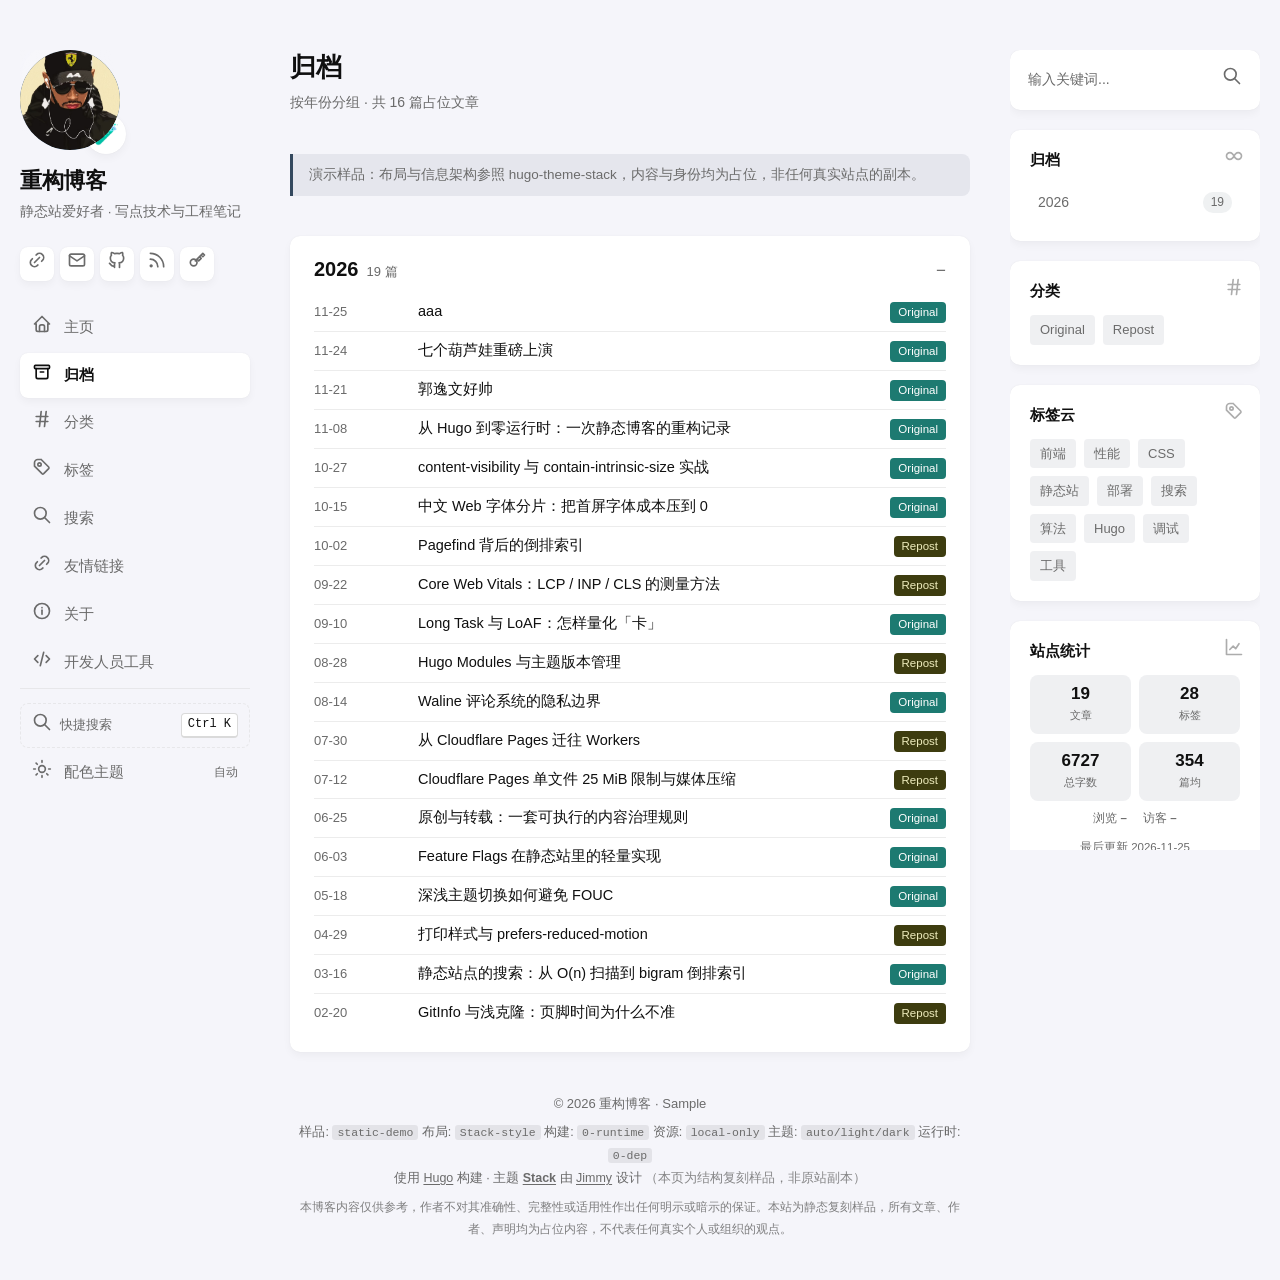
<file: archives.html>
<!DOCTYPE html>
<html lang="zh-CN" data-scheme="light">
<head>
<meta charset="utf-8">
<meta name="viewport" content="width=device-width, initial-scale=1">
<meta name="description" content="按年份归档的文章列表">
<meta name="generator" content="Static Sample / Stack-style">
<meta name="color-scheme" content="light dark">
<meta name="theme-color" content="#f5f5fa" media="(prefers-color-scheme: light)">
<meta name="theme-color" content="#303030" media="(prefers-color-scheme: dark)">
<meta name="robots" content="index, follow">
<title>归档 · 重构博客样品</title>
<link rel="canonical" href="archives.html">
<link rel="icon" href="data:image/svg+xml,%3Csvg xmlns='http://www.w3.org/2000/svg' viewBox='0 0 64 64'%3E%3Crect width='64' height='64' rx='14' fill='%2334495e'/%3E%3Ctext x='32' y='44' font-size='34' font-family='sans-serif' font-weight='700' text-anchor='middle' fill='white'%3ER%3C/text%3E%3C/svg%3E">
<link rel="apple-touch-icon" href="assets/icon.svg">
<link rel="manifest" href="manifest.webmanifest">
<link rel="alternate" type="application/rss+xml" href="feed.xml" title="重构博客 RSS">
<link rel="stylesheet" href="assets/style.css">
<meta property="og:type" content="website">
<meta property="og:site_name" content="重构博客 · Sample">
<meta property="og:locale" content="zh_CN">
<meta property="og:title" content="归档 · 重构博客样品">
<meta property="og:description" content="按年份归档的文章列表">
<meta name="twitter:card" content="summary">
<meta name="twitter:title" content="归档 · 重构博客样品">
<meta name="twitter:description" content="按年份归档的文章列表">
<script type="application/ld+json">{"@context": "https://schema.org", "@type": "WebSite", "name": "重构博客 · Sample", "description": "Stack 风格静态博客复刻样品，内容与身份均为占位。", "inLanguage": "zh-CN", "url": "archives.html"}</script>
<script>
  /* 主题预置：必须早于样式生效，避免深浅主题闪烁（FOUC / FART） */
  (function () {
    var k = 'StackColorScheme', v = 'auto';
    try { v = localStorage.getItem(k) || localStorage.getItem('rb-theme') || 'auto'; } catch (e) {}
    var forced = /[?&](?:scheme|theme)=([a-z]+)/.exec(location.search);
    if (forced) v = forced[1];
    var KNOWN = { light: 'light', dark: 'dark', sepia: 'light', moss: 'light', haze: 'light', ink: 'dark' };
    var theme = KNOWN[v] ? v : 'auto';
    var dark = window.matchMedia && matchMedia('(prefers-color-scheme: dark)').matches;
    var scheme = theme === 'auto' ? (dark ? 'dark' : 'light') : KNOWN[theme];
    document.documentElement.setAttribute('data-scheme', scheme);
    document.documentElement.setAttribute('data-theme', theme === 'auto' ? scheme : theme);
  })();
</script>
</head>
<body data-page="archives">
<div class="reading-progress" id="readingProgress" role="progressbar" aria-label="阅读进度" aria-valuemin="0" aria-valuemax="100" aria-valuenow="0"></div>
<div class="container main-container flex on-phone--column extended">

<aside class="sidebar left-sidebar sticky">
  <div class="sidebar-head">
    <figure class="site-avatar">
      <a href="index.html" aria-label="返回主页"><span class="avatar-fallback">R</span><img id="siteAvatar" class="site-logo" alt="" hidden></a>
      <span class="emoji" id="siteEmoji">&#129514;</span>
    </figure>
    <div class="site-meta">
      <h1 class="site-name"><a href="index.html" id="siteName">重构博客</a></h1>
      <h2 class="site-description" id="siteDescription">静态站爱好者 · 写点技术与工程笔记</h2>
    </div>
    <button class="hamburger" id="toggleMenu" type="button" aria-label="切换菜单" aria-expanded="false"><span class="bars"></span></button>
  </div>

  <ol class="menu-social">
    <li><a href="#" title="Domain" rel="me"><span data-icon="link"></span></a></li>
    <li><a href="#" title="Email" rel="me"><span data-icon="mail"></span></a></li>
    <li><a href="#" title="GitHub" rel="me"><span data-icon="github"></span></a></li>
    <li><a href="#" title="RSS" rel="me"><span data-icon="rss"></span></a></li>
    <li><a href="#" title="Keybase" rel="me"><span data-icon="key"></span></a></li>
  </ol>

  <ol class="menu" id="main-menu">
    <li><a href="index.html" data-nav="home"><span data-icon="home"></span><span>主页</span></a></li>
    <li><a href="archives.html" data-nav="archives"><span data-icon="archive"></span><span>归档</span></a></li>
    <li><a href="categories.html" data-nav="categories"><span data-icon="hash"></span><span>分类</span></a></li>
    <li><a href="tags.html" data-nav="tags"><span data-icon="tag"></span><span>标签</span></a></li>
    <li><a href="search.html" data-nav="search"><span data-icon="search"></span><span>搜索</span></a></li>
    <li><a href="friends.html" data-nav="friends"><span data-icon="link"></span><span>友情链接</span></a></li>
    <li><a href="about.html" data-nav="about"><span data-icon="info"></span><span>关于</span></a></li>
    <li><a href="debug.html" data-nav="debug"><span data-icon="code"></span><span>开发人员工具</span></a></li>
    <li class="menu-bottom-section"><ol class="menu">
      <li><button class="quick-search-trigger" type="button" data-action="quick-search" aria-label="快捷搜索">
        <span data-icon="search"></span><span>快捷搜索</span><kbd>Ctrl K</kbd></button></li>
      <li><button class="dark-toggle" id="themeBtn" type="button" aria-label="选择配色主题">
        <span data-icon="sun" class="icon-sun"></span><span data-icon="moon" class="icon-moon"></span>
        <span>配色主题</span><span class="scheme-label" id="schemeLabel">自动</span>
      </button></li>
    </ol></li>
  </ol>
</aside>

<aside class="sidebar right-sidebar sticky">
  <form class="search-form widget" id="searchForm" action="search.html" method="get" role="search">
    <p><label for="searchInput">搜索</label>
      <input id="searchInput" name="keyword" type="search" placeholder="输入关键词..." autocomplete="off" required>
      <button type="submit" title="搜索"><span data-icon="search"></span></button>
    </p>
  </form>
  <section class="widget archives">
    <div class="widget-icon"><span data-icon="infinity"></span></div>
    <h2 class="widget-title section-title"><a href="archives.html">归档</a></h2>
    <div class="widget-archive--list" id="widgetArchives"></div>
  </section>
  <section class="widget tagCloud">
    <div class="widget-icon"><span data-icon="hash"></span></div>
    <h2 class="widget-title section-title"><a href="categories.html">分类</a></h2>
    <div class="tagCloud-tags" id="widgetCategories"></div>
  </section>
  <section class="widget tagCloud">
    <div class="widget-icon"><span data-icon="tag"></span></div>
    <h2 class="widget-title section-title"><a href="tags.html">标签云</a></h2>
    <div class="tagCloud-tags" id="widgetTags"></div>
  </section>
</aside>

<main class="main full-width">
  <div class="pagehead"><h1>归档</h1><p>按年份分组 · 共 16 篇占位文章</p></div>
  <div class="notice" id="siteNotice">演示样品：布局与信息架构参照 hugo-theme-stack，内容与身份均为占位。</div>
  <div id="archivesContent" style="display:flex;flex-direction:column;gap:16px"></div>
<footer class="site-footer">
  <section class="copyright" id="footerCopyright">© 2026 重构博客 · Sample</section>
  <section class="powerby"><span id="footerPowerby">样品: static-demo</span><br>
    使用 <a href="https://gohugo.io/" target="_blank" rel="noopener">Hugo</a> 构建 ·
    主题 <b><a href="https://github.com/CaiJimmy/hugo-theme-stack" target="_blank" rel="noopener">Stack</a></b>
    由 <a href="https://jimmycai.com/" target="_blank" rel="noopener">Jimmy</a> 设计
    <span style="opacity:.8">（本页为结构复刻样品，非原站副本）</span>
  </section>
  <p class="footer-disclaimer" id="footerDisclaimer">本博客内容仅供参考。</p>
</footer>
</main>
</div>

<button class="totop" id="toTop" type="button" aria-label="回到顶部">↑</button>

<dialog class="quick-search-dialog" id="quickSearch" aria-label="快捷搜索">
  <div class="qs-head">
    <span data-icon="search"></span>
    <input id="quickSearchInput" type="search" placeholder="搜索文章、标签、正文…" autocomplete="off" aria-label="搜索关键词">
    <kbd>Esc</kbd>
  </div>
  <div class="qs-results" id="quickSearchResults"></div>
  <div class="qs-foot">倒排索引 · 中文 bigram 分词 · 全部在本地完成，不发起任何网络请求</div>
</dialog>

<dialog class="shortcut-dialog" id="shortcutHelp" aria-label="键盘快捷键">
  <h2>键盘快捷键</h2>
  <div class="shortcut-row"><span>聚焦搜索框</span><kbd>/</kbd></div>
  <div class="shortcut-row"><span>快捷搜索</span><kbd>Ctrl / ⌘ + K</kbd></div>
  <div class="shortcut-row"><span>首页上下切换文章</span><kbd>J / K</kbd></div>
  <div class="shortcut-row"><span>打开选中的文章</span><kbd>Enter</kbd></div>
  <div class="shortcut-row"><span>打开本帮助</span><kbd>?</kbd></div>
  <div class="shortcut-row"><span>关闭弹层</span><kbd>Esc</kbd></div>
  <form method="dialog" style="margin-top:16px;text-align:right">
    <button class="btn btn-primary" type="submit">知道了</button>
  </form>
</dialog>

<dialog class="lightbox" id="lightbox" aria-label="图片预览"><img id="lightboxImg" alt=""></dialog>
<div class="toast" id="toast" role="status" aria-live="polite"></div>

<script src="assets/data.js"></script>
<script src="assets/app.js"></script>
<script>
  /* Service Worker 仅在 http(s) 下注册；file:// 双击预览保持零副作用 */
  if ('serviceWorker' in navigator && /^https?:$/.test(location.protocol)) {
    window.addEventListener('load', function () {
      navigator.serviceWorker.register('sw.js').catch(function () {});
    });
  }
</script>
</body>
</html>
</file>
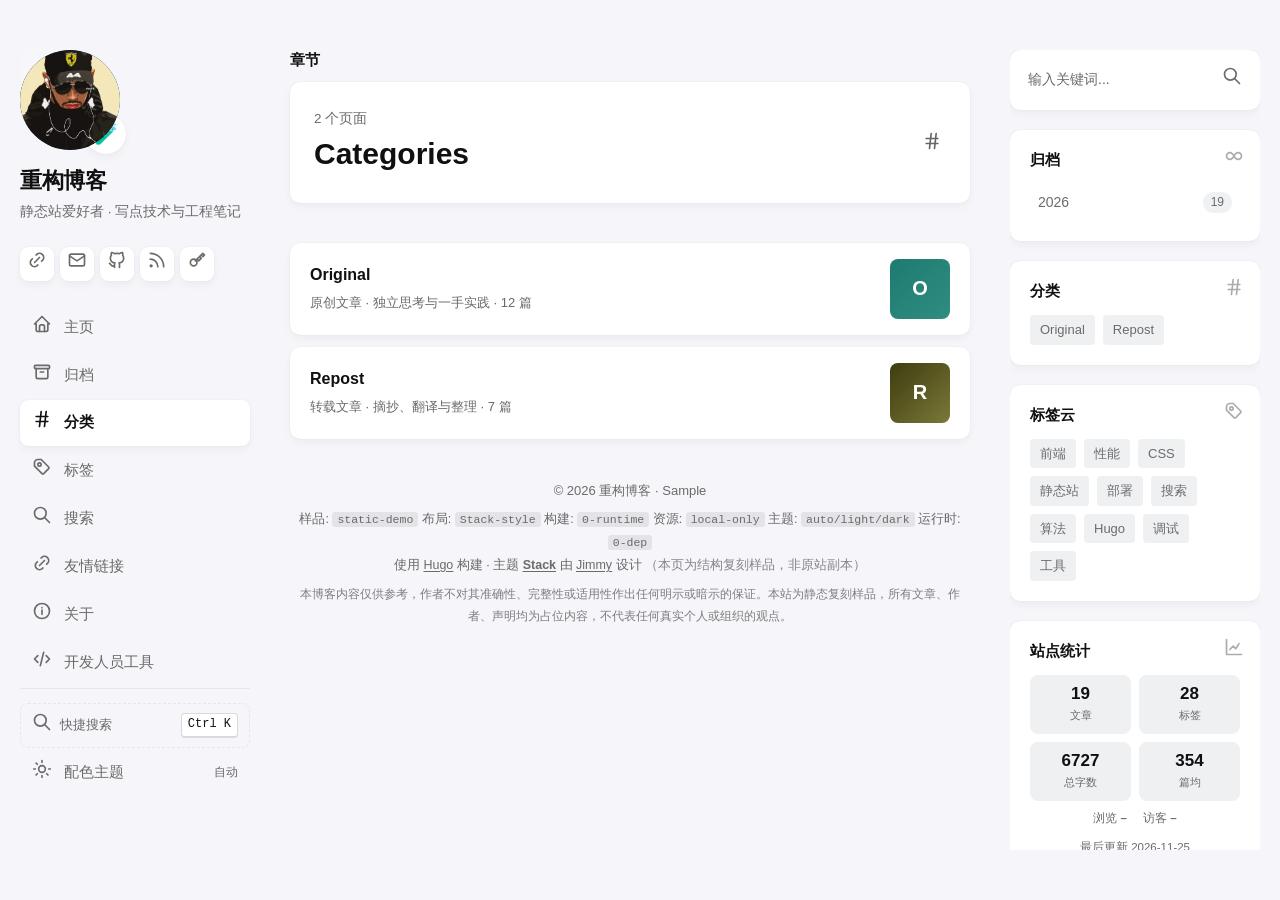
<file: categories.html>
<!DOCTYPE html>
<html lang="zh-CN" data-scheme="light">
<head>
<meta charset="utf-8">
<meta name="viewport" content="width=device-width, initial-scale=1">
<meta name="description" content="文章分类：Original / Repost">
<meta name="generator" content="Static Sample / Stack-style">
<meta name="color-scheme" content="light dark">
<meta name="theme-color" content="#f5f5fa" media="(prefers-color-scheme: light)">
<meta name="theme-color" content="#303030" media="(prefers-color-scheme: dark)">
<meta name="robots" content="index, follow">
<title>分类 · 重构博客样品</title>
<link rel="canonical" href="categories.html">
<link rel="icon" href="data:image/svg+xml,%3Csvg xmlns='http://www.w3.org/2000/svg' viewBox='0 0 64 64'%3E%3Crect width='64' height='64' rx='14' fill='%2334495e'/%3E%3Ctext x='32' y='44' font-size='34' font-family='sans-serif' font-weight='700' text-anchor='middle' fill='white'%3ER%3C/text%3E%3C/svg%3E">
<link rel="apple-touch-icon" href="assets/icon.svg">
<link rel="manifest" href="manifest.webmanifest">
<link rel="alternate" type="application/rss+xml" href="feed.xml" title="重构博客 RSS">
<link rel="stylesheet" href="assets/style.css">
<meta property="og:type" content="website">
<meta property="og:site_name" content="重构博客 · Sample">
<meta property="og:locale" content="zh_CN">
<meta property="og:title" content="分类 · 重构博客样品">
<meta property="og:description" content="文章分类：Original / Repost">
<meta name="twitter:card" content="summary">
<meta name="twitter:title" content="分类 · 重构博客样品">
<meta name="twitter:description" content="文章分类：Original / Repost">
<script type="application/ld+json">{"@context": "https://schema.org", "@type": "WebSite", "name": "重构博客 · Sample", "description": "Stack 风格静态博客复刻样品，内容与身份均为占位。", "inLanguage": "zh-CN", "url": "categories.html"}</script>
<script>
  /* 主题预置：必须早于样式生效，避免深浅主题闪烁（FOUC / FART） */
  (function () {
    var k = 'StackColorScheme', v = 'auto';
    try { v = localStorage.getItem(k) || localStorage.getItem('rb-theme') || 'auto'; } catch (e) {}
    var forced = /[?&](?:scheme|theme)=([a-z]+)/.exec(location.search);
    if (forced) v = forced[1];
    var KNOWN = { light: 'light', dark: 'dark', sepia: 'light', moss: 'light', haze: 'light', ink: 'dark' };
    var theme = KNOWN[v] ? v : 'auto';
    var dark = window.matchMedia && matchMedia('(prefers-color-scheme: dark)').matches;
    var scheme = theme === 'auto' ? (dark ? 'dark' : 'light') : KNOWN[theme];
    document.documentElement.setAttribute('data-scheme', scheme);
    document.documentElement.setAttribute('data-theme', theme === 'auto' ? scheme : theme);
  })();
</script>
</head>
<body data-page="categories">
<div class="reading-progress" id="readingProgress" role="progressbar" aria-label="阅读进度" aria-valuemin="0" aria-valuemax="100" aria-valuenow="0"></div>
<div class="container main-container flex on-phone--column extended">

<aside class="sidebar left-sidebar sticky">
  <div class="sidebar-head">
    <figure class="site-avatar">
      <a href="index.html" aria-label="返回主页"><span class="avatar-fallback">R</span><img id="siteAvatar" class="site-logo" alt="" hidden></a>
      <span class="emoji" id="siteEmoji">&#129514;</span>
    </figure>
    <div class="site-meta">
      <h1 class="site-name"><a href="index.html" id="siteName">重构博客</a></h1>
      <h2 class="site-description" id="siteDescription">静态站爱好者 · 写点技术与工程笔记</h2>
    </div>
    <button class="hamburger" id="toggleMenu" type="button" aria-label="切换菜单" aria-expanded="false"><span class="bars"></span></button>
  </div>

  <ol class="menu-social">
    <li><a href="#" title="Domain" rel="me"><span data-icon="link"></span></a></li>
    <li><a href="#" title="Email" rel="me"><span data-icon="mail"></span></a></li>
    <li><a href="#" title="GitHub" rel="me"><span data-icon="github"></span></a></li>
    <li><a href="#" title="RSS" rel="me"><span data-icon="rss"></span></a></li>
    <li><a href="#" title="Keybase" rel="me"><span data-icon="key"></span></a></li>
  </ol>

  <ol class="menu" id="main-menu">
    <li><a href="index.html" data-nav="home"><span data-icon="home"></span><span>主页</span></a></li>
    <li><a href="archives.html" data-nav="archives"><span data-icon="archive"></span><span>归档</span></a></li>
    <li><a href="categories.html" data-nav="categories"><span data-icon="hash"></span><span>分类</span></a></li>
    <li><a href="tags.html" data-nav="tags"><span data-icon="tag"></span><span>标签</span></a></li>
    <li><a href="search.html" data-nav="search"><span data-icon="search"></span><span>搜索</span></a></li>
    <li><a href="friends.html" data-nav="friends"><span data-icon="link"></span><span>友情链接</span></a></li>
    <li><a href="about.html" data-nav="about"><span data-icon="info"></span><span>关于</span></a></li>
    <li><a href="debug.html" data-nav="debug"><span data-icon="code"></span><span>开发人员工具</span></a></li>
    <li class="menu-bottom-section"><ol class="menu">
      <li><button class="quick-search-trigger" type="button" data-action="quick-search" aria-label="快捷搜索">
        <span data-icon="search"></span><span>快捷搜索</span><kbd>Ctrl K</kbd></button></li>
      <li><button class="dark-toggle" id="themeBtn" type="button" aria-label="选择配色主题">
        <span data-icon="sun" class="icon-sun"></span><span data-icon="moon" class="icon-moon"></span>
        <span>配色主题</span><span class="scheme-label" id="schemeLabel">自动</span>
      </button></li>
    </ol></li>
  </ol>
</aside>

<aside class="sidebar right-sidebar sticky">
  <form class="search-form widget" id="searchForm" action="search.html" method="get" role="search">
    <p><label for="searchInput">搜索</label>
      <input id="searchInput" name="keyword" type="search" placeholder="输入关键词..." autocomplete="off" required>
      <button type="submit" title="搜索"><span data-icon="search"></span></button>
    </p>
  </form>
  <section class="widget archives">
    <div class="widget-icon"><span data-icon="infinity"></span></div>
    <h2 class="widget-title section-title"><a href="archives.html">归档</a></h2>
    <div class="widget-archive--list" id="widgetArchives"></div>
  </section>
  <section class="widget tagCloud">
    <div class="widget-icon"><span data-icon="hash"></span></div>
    <h2 class="widget-title section-title"><a href="categories.html">分类</a></h2>
    <div class="tagCloud-tags" id="widgetCategories"></div>
  </section>
  <section class="widget tagCloud">
    <div class="widget-icon"><span data-icon="tag"></span></div>
    <h2 class="widget-title section-title"><a href="tags.html">标签云</a></h2>
    <div class="tagCloud-tags" id="widgetTags"></div>
  </section>
</aside>

<main class="main full-width">
  <header>
    <h3 class="section-title" style="margin-bottom:12px">章节</h3>
    <div class="section-card">
      <div class="section-details"><h3 class="section-count">2 个页面</h3><h1 class="section-term">Categories</h1></div>
      <span data-icon="hash" class="icon-lg"></span>
    </div>
  </header>
  <section class="article-list--compact" id="categoriesContent" aria-label="分类列表"></section>
<footer class="site-footer">
  <section class="copyright" id="footerCopyright">© 2026 重构博客 · Sample</section>
  <section class="powerby"><span id="footerPowerby">样品: static-demo</span><br>
    使用 <a href="https://gohugo.io/" target="_blank" rel="noopener">Hugo</a> 构建 ·
    主题 <b><a href="https://github.com/CaiJimmy/hugo-theme-stack" target="_blank" rel="noopener">Stack</a></b>
    由 <a href="https://jimmycai.com/" target="_blank" rel="noopener">Jimmy</a> 设计
    <span style="opacity:.8">（本页为结构复刻样品，非原站副本）</span>
  </section>
  <p class="footer-disclaimer" id="footerDisclaimer">本博客内容仅供参考。</p>
</footer>
</main>
</div>

<button class="totop" id="toTop" type="button" aria-label="回到顶部">↑</button>

<dialog class="quick-search-dialog" id="quickSearch" aria-label="快捷搜索">
  <div class="qs-head">
    <span data-icon="search"></span>
    <input id="quickSearchInput" type="search" placeholder="搜索文章、标签、正文…" autocomplete="off" aria-label="搜索关键词">
    <kbd>Esc</kbd>
  </div>
  <div class="qs-results" id="quickSearchResults"></div>
  <div class="qs-foot">倒排索引 · 中文 bigram 分词 · 全部在本地完成，不发起任何网络请求</div>
</dialog>

<dialog class="shortcut-dialog" id="shortcutHelp" aria-label="键盘快捷键">
  <h2>键盘快捷键</h2>
  <div class="shortcut-row"><span>聚焦搜索框</span><kbd>/</kbd></div>
  <div class="shortcut-row"><span>快捷搜索</span><kbd>Ctrl / ⌘ + K</kbd></div>
  <div class="shortcut-row"><span>首页上下切换文章</span><kbd>J / K</kbd></div>
  <div class="shortcut-row"><span>打开选中的文章</span><kbd>Enter</kbd></div>
  <div class="shortcut-row"><span>打开本帮助</span><kbd>?</kbd></div>
  <div class="shortcut-row"><span>关闭弹层</span><kbd>Esc</kbd></div>
  <form method="dialog" style="margin-top:16px;text-align:right">
    <button class="btn btn-primary" type="submit">知道了</button>
  </form>
</dialog>

<dialog class="lightbox" id="lightbox" aria-label="图片预览"><img id="lightboxImg" alt=""></dialog>
<div class="toast" id="toast" role="status" aria-live="polite"></div>

<script src="assets/data.js"></script>
<script src="assets/app.js"></script>
<script>
  /* Service Worker 仅在 http(s) 下注册；file:// 双击预览保持零副作用 */
  if ('serviceWorker' in navigator && /^https?:$/.test(location.protocol)) {
    window.addEventListener('load', function () {
      navigator.serviceWorker.register('sw.js').catch(function () {});
    });
  }
</script>
</body>
</html>
</file>
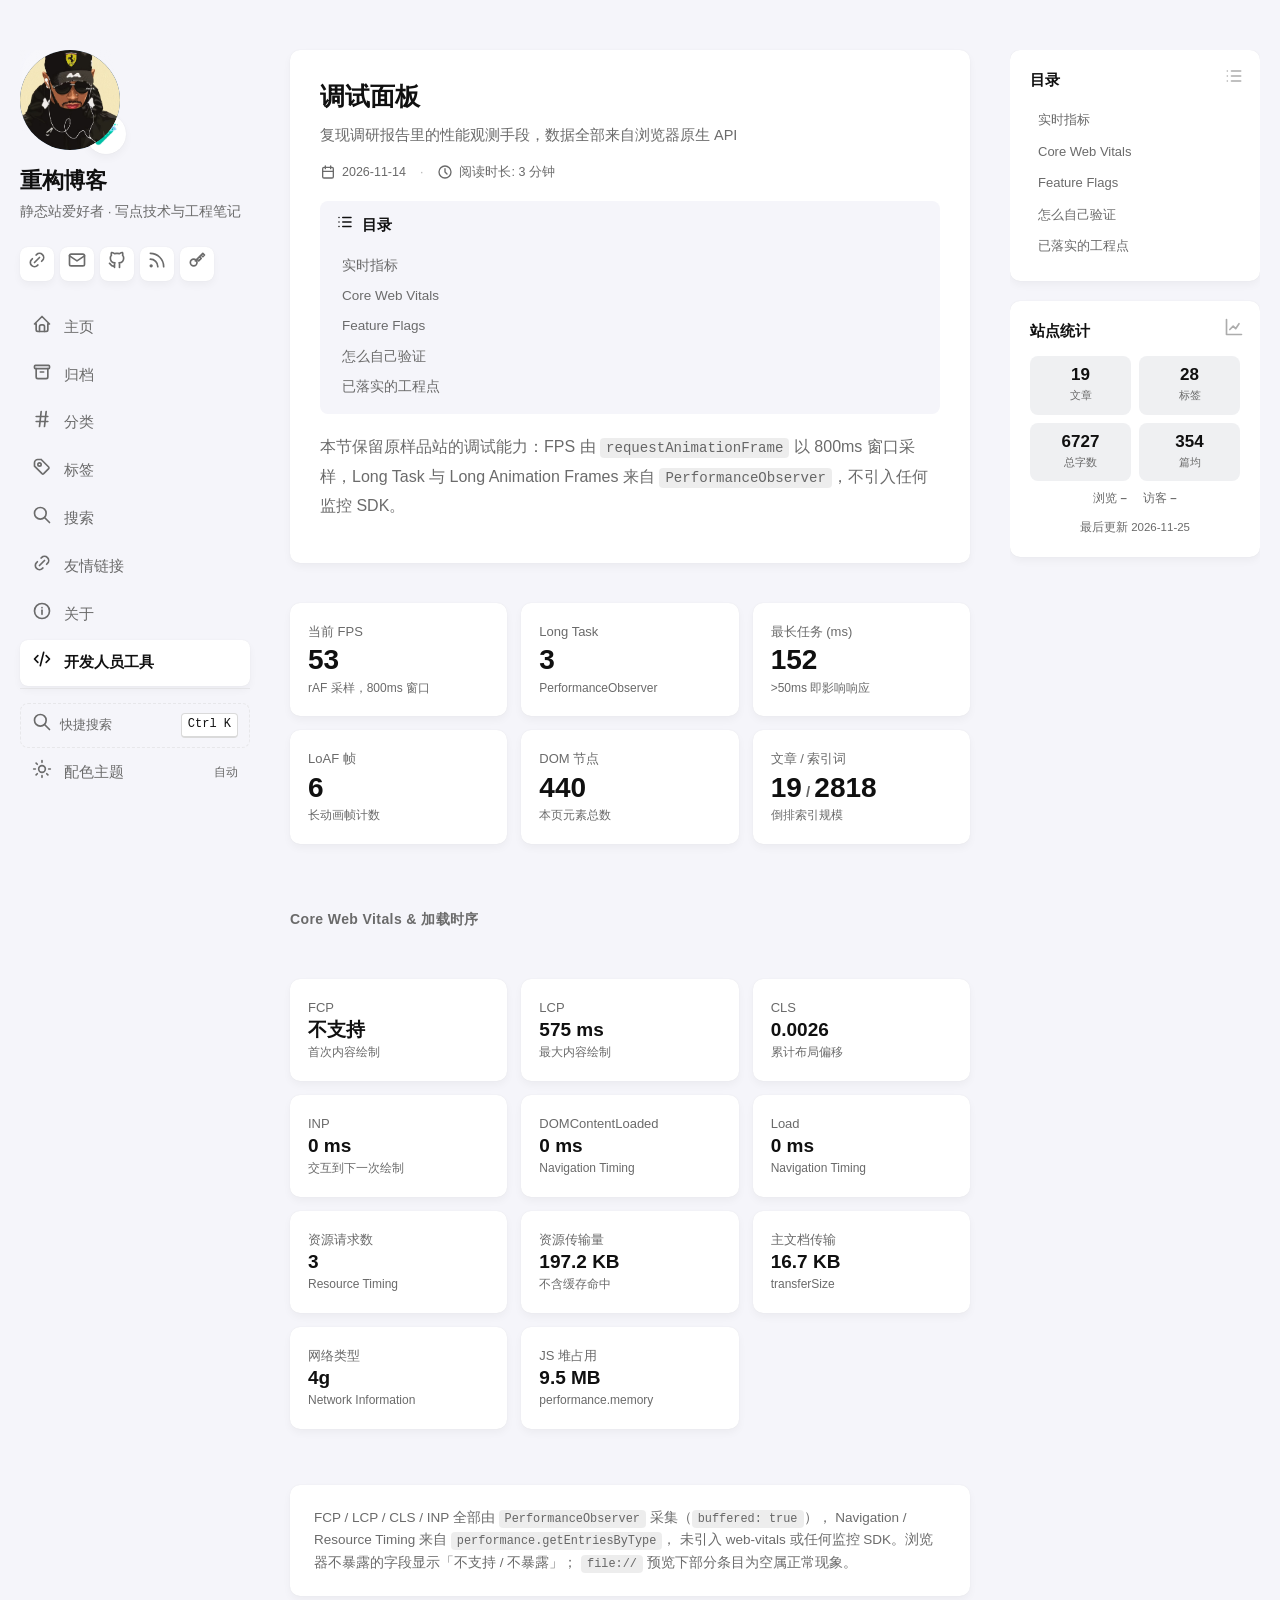
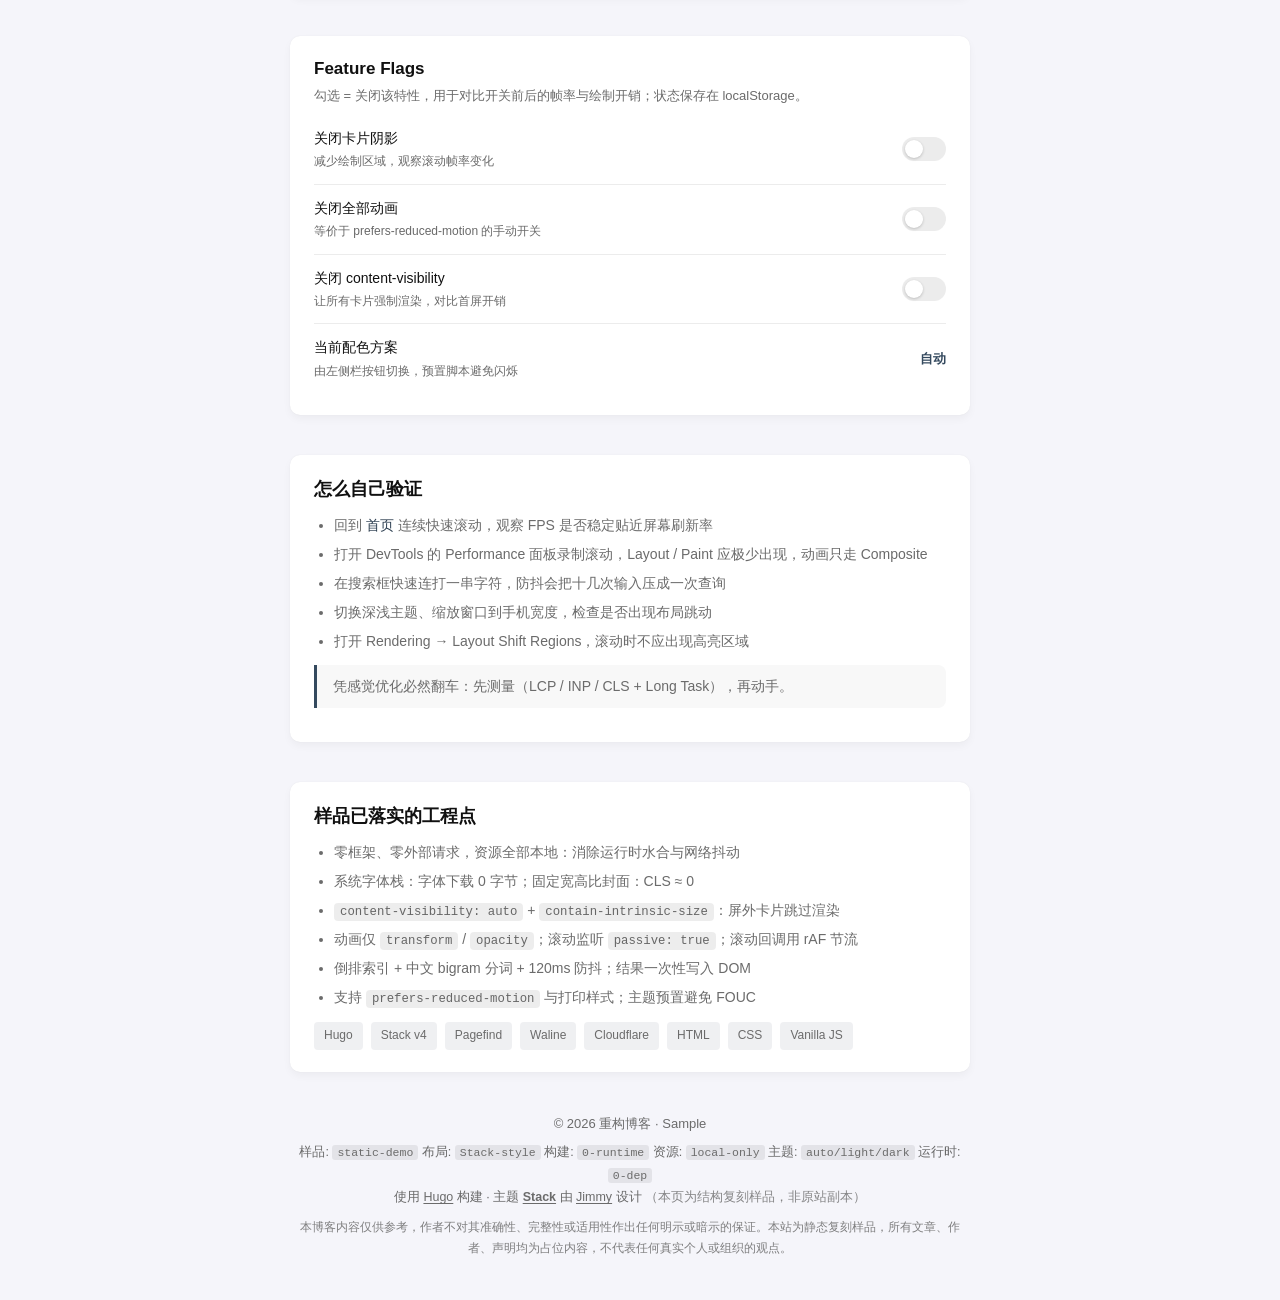
<file: debug.html>
<!DOCTYPE html>
<html lang="zh-CN" data-scheme="light">
<head>
<meta charset="utf-8">
<meta name="viewport" content="width=device-width, initial-scale=1">
<meta name="description" content="样品站调试面板：实时 FPS、Long Task、Feature Flags">
<meta name="generator" content="Static Sample / Stack-style">
<meta name="color-scheme" content="light dark">
<meta name="theme-color" content="#f5f5fa" media="(prefers-color-scheme: light)">
<meta name="theme-color" content="#303030" media="(prefers-color-scheme: dark)">
<meta name="robots" content="index, follow">
<title>调试面板 · 重构博客样品</title>
<link rel="canonical" href="debug.html">
<link rel="icon" href="data:image/svg+xml,%3Csvg xmlns='http://www.w3.org/2000/svg' viewBox='0 0 64 64'%3E%3Crect width='64' height='64' rx='14' fill='%2334495e'/%3E%3Ctext x='32' y='44' font-size='34' font-family='sans-serif' font-weight='700' text-anchor='middle' fill='white'%3ER%3C/text%3E%3C/svg%3E">
<link rel="apple-touch-icon" href="assets/icon.svg">
<link rel="manifest" href="manifest.webmanifest">
<link rel="alternate" type="application/rss+xml" href="feed.xml" title="重构博客 RSS">
<link rel="stylesheet" href="assets/style.css">
<meta property="og:type" content="website">
<meta property="og:site_name" content="重构博客 · Sample">
<meta property="og:locale" content="zh_CN">
<meta property="og:title" content="调试面板 · 重构博客样品">
<meta property="og:description" content="样品站调试面板：实时 FPS、Long Task、Feature Flags">
<meta name="twitter:card" content="summary">
<meta name="twitter:title" content="调试面板 · 重构博客样品">
<meta name="twitter:description" content="样品站调试面板：实时 FPS、Long Task、Feature Flags">
<script type="application/ld+json">{"@context": "https://schema.org", "@type": "WebPage", "name": "调试面板 · 重构博客样品", "description": "样品站调试面板：实时 FPS、Long Task、Feature Flags", "inLanguage": "zh-CN", "url": "debug.html"}</script>
<script>
  /* 主题预置：必须早于样式生效，避免深浅主题闪烁（FOUC / FART） */
  (function () {
    var k = 'StackColorScheme', v = 'auto';
    try { v = localStorage.getItem(k) || localStorage.getItem('rb-theme') || 'auto'; } catch (e) {}
    var forced = /[?&](?:scheme|theme)=([a-z]+)/.exec(location.search);
    if (forced) v = forced[1];
    var KNOWN = { light: 'light', dark: 'dark', sepia: 'light', moss: 'light', haze: 'light', ink: 'dark' };
    var theme = KNOWN[v] ? v : 'auto';
    var dark = window.matchMedia && matchMedia('(prefers-color-scheme: dark)').matches;
    var scheme = theme === 'auto' ? (dark ? 'dark' : 'light') : KNOWN[theme];
    document.documentElement.setAttribute('data-scheme', scheme);
    document.documentElement.setAttribute('data-theme', theme === 'auto' ? scheme : theme);
  })();
</script>
</head>
<body data-page="debug">
<div class="reading-progress" id="readingProgress" role="progressbar" aria-label="阅读进度" aria-valuemin="0" aria-valuemax="100" aria-valuenow="0"></div>
<div class="container main-container flex on-phone--column extended">

<aside class="sidebar left-sidebar sticky">
  <div class="sidebar-head">
    <figure class="site-avatar">
      <a href="index.html" aria-label="返回主页"><span class="avatar-fallback">R</span><img id="siteAvatar" class="site-logo" alt="" hidden></a>
      <span class="emoji" id="siteEmoji">&#129514;</span>
    </figure>
    <div class="site-meta">
      <h1 class="site-name"><a href="index.html" id="siteName">重构博客</a></h1>
      <h2 class="site-description" id="siteDescription">静态站爱好者 · 写点技术与工程笔记</h2>
    </div>
    <button class="hamburger" id="toggleMenu" type="button" aria-label="切换菜单" aria-expanded="false"><span class="bars"></span></button>
  </div>

  <ol class="menu-social">
    <li><a href="#" title="Domain" rel="me"><span data-icon="link"></span></a></li>
    <li><a href="#" title="Email" rel="me"><span data-icon="mail"></span></a></li>
    <li><a href="#" title="GitHub" rel="me"><span data-icon="github"></span></a></li>
    <li><a href="#" title="RSS" rel="me"><span data-icon="rss"></span></a></li>
    <li><a href="#" title="Keybase" rel="me"><span data-icon="key"></span></a></li>
  </ol>

  <ol class="menu" id="main-menu">
    <li><a href="index.html" data-nav="home"><span data-icon="home"></span><span>主页</span></a></li>
    <li><a href="archives.html" data-nav="archives"><span data-icon="archive"></span><span>归档</span></a></li>
    <li><a href="categories.html" data-nav="categories"><span data-icon="hash"></span><span>分类</span></a></li>
    <li><a href="tags.html" data-nav="tags"><span data-icon="tag"></span><span>标签</span></a></li>
    <li><a href="search.html" data-nav="search"><span data-icon="search"></span><span>搜索</span></a></li>
    <li><a href="friends.html" data-nav="friends"><span data-icon="link"></span><span>友情链接</span></a></li>
    <li><a href="about.html" data-nav="about"><span data-icon="info"></span><span>关于</span></a></li>
    <li><a href="debug.html" data-nav="debug"><span data-icon="code"></span><span>开发人员工具</span></a></li>
    <li class="menu-bottom-section"><ol class="menu">
      <li><button class="quick-search-trigger" type="button" data-action="quick-search" aria-label="快捷搜索">
        <span data-icon="search"></span><span>快捷搜索</span><kbd>Ctrl K</kbd></button></li>
      <li><button class="dark-toggle" id="themeBtn" type="button" aria-label="选择配色主题">
        <span data-icon="sun" class="icon-sun"></span><span data-icon="moon" class="icon-moon"></span>
        <span>配色主题</span><span class="scheme-label" id="schemeLabel">自动</span>
      </button></li>
    </ol></li>
  </ol>
</aside>

<aside class="sidebar right-sidebar sticky">
  <section class="widget">
    <div class="widget-icon"><span data-icon="list"></span></div>
    <h2 class="widget-title section-title">目录</h2>
    <div class="widget--toc" id="widgetToc">
      <ol>
        <li><a href="#d1">实时指标</a></li>
        <li><a href="#d1b">Core Web Vitals</a></li>
        <li><a href="#d2">Feature Flags</a></li>
        <li><a href="#d3">怎么自己验证</a></li>
        <li><a href="#d4">已落实的工程点</a></li>
      </ol>
    </div>
  </section>
</aside>

<main class="main full-width">
  <article class="main-article">
    <header class="article-header"><div class="article-details">
      <div class="article-title-wrapper">
        <h2 class="article-title">调试面板</h2>
        <h3 class="article-subtitle">复现调研报告里的性能观测手段，数据全部来自浏览器原生 API</h3>
      </div>
      <footer class="article-meta"><div class="inline-meta">
        <span data-icon="calendar" class="icon-sm"></span><time>2026-11-14</time>
        <span class="sep">·</span><span data-icon="clock" class="icon-sm"></span><time>阅读时长: 3 分钟</time>
      </div></footer>
    </div></header>
    <aside class="article-toc"><details open><summary><div class="article-toc-title"><span data-icon="list"></span><span>目录</span></div></summary>
      <nav class="toc-nav"><ol>
        <li><a href="#d1">实时指标</a></li><li><a href="#d1b">Core Web Vitals</a></li>
        <li><a href="#d2">Feature Flags</a></li><li><a href="#d3">怎么自己验证</a></li>
        <li><a href="#d4">已落实的工程点</a></li>
      </ol></nav>
    </details></aside>
    <section class="article-content">
      <p>本节保留原样品站的调试能力：FPS 由 <code>requestAnimationFrame</code> 以 800ms 窗口采样，Long Task 与 Long Animation Frames 来自 <code>PerformanceObserver</code>，不引入任何监控 SDK。</p>
    </section>
  </article>

  <div id="d1" class="metrics">
    <div class="card metric"><div class="label">当前 FPS</div><div class="value" id="mFps">–</div><div class="hint">rAF 采样，800ms 窗口</div></div>
    <div class="card metric"><div class="label">Long Task</div><div class="value" id="mLt">0</div><div class="hint">PerformanceObserver</div></div>
    <div class="card metric"><div class="label">最长任务 (ms)</div><div class="value" id="mLtMax">0</div><div class="hint">&gt;50ms 即影响响应</div></div>
    <div class="card metric"><div class="label">LoAF 帧</div><div class="value" id="mLoaf">0</div><div class="hint">长动画帧计数</div></div>
    <div class="card metric"><div class="label">DOM 节点</div><div class="value" id="mDom">–</div><div class="hint">本页元素总数</div></div>
    <div class="card metric"><div class="label">文章 / 索引词</div><div class="value"><span id="mPosts">–</span><span style="font-size:15px;color:var(--card-text-color-tertiary)"> / </span><span id="mTerms">–</span></div><div class="hint">倒排索引规模</div></div>
  </div>

  <h3 class="wv-section-title" id="d1b">Core Web Vitals &amp; 加载时序</h3>
  <div class="metrics">
    <div class="card metric"><div class="label">FCP</div><div class="value small" id="wvFcp">–</div><div class="hint">首次内容绘制</div></div>
    <div class="card metric"><div class="label">LCP</div><div class="value small" id="wvLcp">–</div><div class="hint">最大内容绘制</div></div>
    <div class="card metric"><div class="label">CLS</div><div class="value small" id="wvCls">–</div><div class="hint">累计布局偏移</div></div>
    <div class="card metric"><div class="label">INP</div><div class="value small" id="wvInp">–</div><div class="hint">交互到下一次绘制</div></div>
    <div class="card metric"><div class="label">DOMContentLoaded</div><div class="value small" id="wvDcl">–</div><div class="hint">Navigation Timing</div></div>
    <div class="card metric"><div class="label">Load</div><div class="value small" id="wvLoad">–</div><div class="hint">Navigation Timing</div></div>
    <div class="card metric"><div class="label">资源请求数</div><div class="value small" id="wvRes">–</div><div class="hint">Resource Timing</div></div>
    <div class="card metric"><div class="label">资源传输量</div><div class="value small" id="wvBytes">–</div><div class="hint">不含缓存命中</div></div>
    <div class="card metric"><div class="label">主文档传输</div><div class="value small" id="wvTransfer">–</div><div class="hint">transferSize</div></div>
    <div class="card metric"><div class="label">网络类型</div><div class="value small" id="wvConn">–</div><div class="hint">Network Information</div></div>
    <div class="card metric"><div class="label">JS 堆占用</div><div class="value small" id="wvHeap">–</div><div class="hint">performance.memory</div></div>
  </div>
  <section class="card rulebox" style="margin-top:16px">
    <p style="font-size:1.35rem;color:var(--card-text-color-secondary);margin:0">
      FCP / LCP / CLS / INP 全部由 <code>PerformanceObserver</code> 采集（<code>buffered: true</code>），
      Navigation / Resource Timing 来自 <code>performance.getEntriesByType</code>，
      未引入 web-vitals 或任何监控 SDK。浏览器不暴露的字段显示「不支持 / 不暴露」；
      <code>file://</code> 预览下部分条目为空属正常现象。
    </p>
  </section>

  <section class="card flags" id="d2">
    <h2>Feature Flags</h2>
    <p style="color:var(--card-text-color-secondary);font-size:13px;margin:0 0 8px">勾选 = 关闭该特性，用于对比开关前后的帧率与绘制开销；状态保存在 localStorage。</p>
    <div class="flag">
      <div>关闭卡片阴影<small>减少绘制区域，观察滚动帧率变化</small></div>
      <label class="switch"><input type="checkbox" id="flag-shadow"><span class="track"></span></label>
    </div>
    <div class="flag">
      <div>关闭全部动画<small>等价于 prefers-reduced-motion 的手动开关</small></div>
      <label class="switch"><input type="checkbox" id="flag-anim"><span class="track"></span></label>
    </div>
    <div class="flag">
      <div>关闭 content-visibility<small>让所有卡片强制渲染，对比首屏开销</small></div>
      <label class="switch"><input type="checkbox" id="flag-cv"><span class="track"></span></label>
    </div>
    <div class="flag">
      <div>当前配色方案<small>由左侧栏按钮切换，预置脚本避免闪烁</small></div>
      <strong id="mTheme" style="color:var(--accent-color);font-size:13px">自动</strong>
    </div>
  </section>

  <section class="card rulebox" id="d3">
    <h2>怎么自己验证</h2>
    <ul>
      <li>回到 <a href="index.html">首页</a> 连续快速滚动，观察 FPS 是否稳定贴近屏幕刷新率</li>
      <li>打开 DevTools 的 Performance 面板录制滚动，Layout / Paint 应极少出现，动画只走 Composite</li>
      <li>在搜索框快速连打一串字符，防抖会把十几次输入压成一次查询</li>
      <li>切换深浅主题、缩放窗口到手机宽度，检查是否出现布局跳动</li>
      <li>打开 Rendering → Layout Shift Regions，滚动时不应出现高亮区域</li>
    </ul>
    <div class="quote">凭感觉优化必然翻车：先测量（LCP / INP / CLS + Long Task），再动手。</div>
  </section>

  <section class="card rulebox" id="d4">
    <h2>样品已落实的工程点</h2>
    <ul>
      <li>零框架、零外部请求，资源全部本地：消除运行时水合与网络抖动</li>
      <li>系统字体栈：字体下载 0 字节；固定宽高比封面：CLS ≈ 0</li>
      <li><code>content-visibility: auto</code> + <code>contain-intrinsic-size</code>：屏外卡片跳过渲染</li>
      <li>动画仅 <code>transform</code> / <code>opacity</code>；滚动监听 <code>passive: true</code>；滚动回调用 rAF 节流</li>
      <li>倒排索引 + 中文 bigram 分词 + 120ms 防抖；结果一次性写入 DOM</li>
      <li>支持 <code>prefers-reduced-motion</code> 与打印样式；主题预置避免 FOUC</li>
    </ul>
    <div class="stackline" id="stackLine" style="margin-top:10px"></div>
  </section>
<footer class="site-footer">
  <section class="copyright" id="footerCopyright">© 2026 重构博客 · Sample</section>
  <section class="powerby"><span id="footerPowerby">样品: static-demo</span><br>
    使用 <a href="https://gohugo.io/" target="_blank" rel="noopener">Hugo</a> 构建 ·
    主题 <b><a href="https://github.com/CaiJimmy/hugo-theme-stack" target="_blank" rel="noopener">Stack</a></b>
    由 <a href="https://jimmycai.com/" target="_blank" rel="noopener">Jimmy</a> 设计
    <span style="opacity:.8">（本页为结构复刻样品，非原站副本）</span>
  </section>
  <p class="footer-disclaimer" id="footerDisclaimer">本博客内容仅供参考。</p>
</footer>
</main>
</div>

<button class="totop" id="toTop" type="button" aria-label="回到顶部">↑</button>

<dialog class="quick-search-dialog" id="quickSearch" aria-label="快捷搜索">
  <div class="qs-head">
    <span data-icon="search"></span>
    <input id="quickSearchInput" type="search" placeholder="搜索文章、标签、正文…" autocomplete="off" aria-label="搜索关键词">
    <kbd>Esc</kbd>
  </div>
  <div class="qs-results" id="quickSearchResults"></div>
  <div class="qs-foot">倒排索引 · 中文 bigram 分词 · 全部在本地完成，不发起任何网络请求</div>
</dialog>

<dialog class="shortcut-dialog" id="shortcutHelp" aria-label="键盘快捷键">
  <h2>键盘快捷键</h2>
  <div class="shortcut-row"><span>聚焦搜索框</span><kbd>/</kbd></div>
  <div class="shortcut-row"><span>快捷搜索</span><kbd>Ctrl / ⌘ + K</kbd></div>
  <div class="shortcut-row"><span>首页上下切换文章</span><kbd>J / K</kbd></div>
  <div class="shortcut-row"><span>打开选中的文章</span><kbd>Enter</kbd></div>
  <div class="shortcut-row"><span>打开本帮助</span><kbd>?</kbd></div>
  <div class="shortcut-row"><span>关闭弹层</span><kbd>Esc</kbd></div>
  <form method="dialog" style="margin-top:16px;text-align:right">
    <button class="btn btn-primary" type="submit">知道了</button>
  </form>
</dialog>

<dialog class="lightbox" id="lightbox" aria-label="图片预览"><img id="lightboxImg" alt=""></dialog>
<div class="toast" id="toast" role="status" aria-live="polite"></div>

<script src="assets/data.js"></script>
<script src="assets/app.js"></script>
<script>
  /* Service Worker 仅在 http(s) 下注册；file:// 双击预览保持零副作用 */
  if ('serviceWorker' in navigator && /^https?:$/.test(location.protocol)) {
    window.addEventListener('load', function () {
      navigator.serviceWorker.register('sw.js').catch(function () {});
    });
  }
</script>
</body>
</html>
</file>
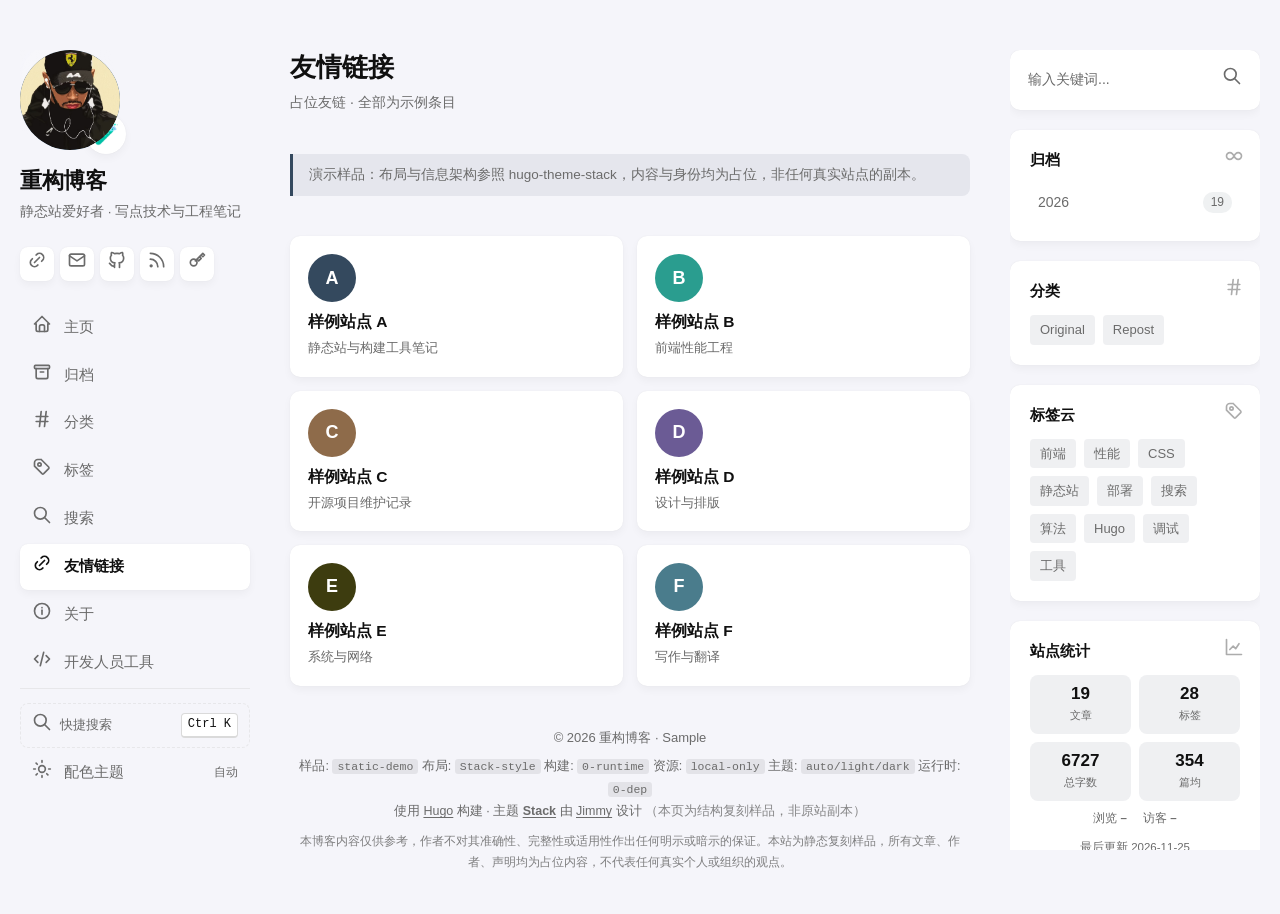
<file: friends.html>
<!DOCTYPE html>
<html lang="zh-CN" data-scheme="light">
<head>
<meta charset="utf-8">
<meta name="viewport" content="width=device-width, initial-scale=1">
<meta name="description" content="占位友情链接列表">
<meta name="generator" content="Static Sample / Stack-style">
<meta name="color-scheme" content="light dark">
<meta name="theme-color" content="#f5f5fa" media="(prefers-color-scheme: light)">
<meta name="theme-color" content="#303030" media="(prefers-color-scheme: dark)">
<meta name="robots" content="index, follow">
<title>友情链接 · 重构博客样品</title>
<link rel="canonical" href="friends.html">
<link rel="icon" href="data:image/svg+xml,%3Csvg xmlns='http://www.w3.org/2000/svg' viewBox='0 0 64 64'%3E%3Crect width='64' height='64' rx='14' fill='%2334495e'/%3E%3Ctext x='32' y='44' font-size='34' font-family='sans-serif' font-weight='700' text-anchor='middle' fill='white'%3ER%3C/text%3E%3C/svg%3E">
<link rel="apple-touch-icon" href="assets/icon.svg">
<link rel="manifest" href="manifest.webmanifest">
<link rel="alternate" type="application/rss+xml" href="feed.xml" title="重构博客 RSS">
<link rel="stylesheet" href="assets/style.css">
<meta property="og:type" content="website">
<meta property="og:site_name" content="重构博客 · Sample">
<meta property="og:locale" content="zh_CN">
<meta property="og:title" content="友情链接 · 重构博客样品">
<meta property="og:description" content="占位友情链接列表">
<meta name="twitter:card" content="summary">
<meta name="twitter:title" content="友情链接 · 重构博客样品">
<meta name="twitter:description" content="占位友情链接列表">
<script type="application/ld+json">{"@context": "https://schema.org", "@type": "WebSite", "name": "重构博客 · Sample", "description": "Stack 风格静态博客复刻样品，内容与身份均为占位。", "inLanguage": "zh-CN", "url": "friends.html"}</script>
<script>
  /* 主题预置：必须早于样式生效，避免深浅主题闪烁（FOUC / FART） */
  (function () {
    var k = 'StackColorScheme', v = 'auto';
    try { v = localStorage.getItem(k) || localStorage.getItem('rb-theme') || 'auto'; } catch (e) {}
    var forced = /[?&](?:scheme|theme)=([a-z]+)/.exec(location.search);
    if (forced) v = forced[1];
    var KNOWN = { light: 'light', dark: 'dark', sepia: 'light', moss: 'light', haze: 'light', ink: 'dark' };
    var theme = KNOWN[v] ? v : 'auto';
    var dark = window.matchMedia && matchMedia('(prefers-color-scheme: dark)').matches;
    var scheme = theme === 'auto' ? (dark ? 'dark' : 'light') : KNOWN[theme];
    document.documentElement.setAttribute('data-scheme', scheme);
    document.documentElement.setAttribute('data-theme', theme === 'auto' ? scheme : theme);
  })();
</script>
</head>
<body data-page="friends">
<div class="reading-progress" id="readingProgress" role="progressbar" aria-label="阅读进度" aria-valuemin="0" aria-valuemax="100" aria-valuenow="0"></div>
<div class="container main-container flex on-phone--column extended">

<aside class="sidebar left-sidebar sticky">
  <div class="sidebar-head">
    <figure class="site-avatar">
      <a href="index.html" aria-label="返回主页"><span class="avatar-fallback">R</span><img id="siteAvatar" class="site-logo" alt="" hidden></a>
      <span class="emoji" id="siteEmoji">&#129514;</span>
    </figure>
    <div class="site-meta">
      <h1 class="site-name"><a href="index.html" id="siteName">重构博客</a></h1>
      <h2 class="site-description" id="siteDescription">静态站爱好者 · 写点技术与工程笔记</h2>
    </div>
    <button class="hamburger" id="toggleMenu" type="button" aria-label="切换菜单" aria-expanded="false"><span class="bars"></span></button>
  </div>

  <ol class="menu-social">
    <li><a href="#" title="Domain" rel="me"><span data-icon="link"></span></a></li>
    <li><a href="#" title="Email" rel="me"><span data-icon="mail"></span></a></li>
    <li><a href="#" title="GitHub" rel="me"><span data-icon="github"></span></a></li>
    <li><a href="#" title="RSS" rel="me"><span data-icon="rss"></span></a></li>
    <li><a href="#" title="Keybase" rel="me"><span data-icon="key"></span></a></li>
  </ol>

  <ol class="menu" id="main-menu">
    <li><a href="index.html" data-nav="home"><span data-icon="home"></span><span>主页</span></a></li>
    <li><a href="archives.html" data-nav="archives"><span data-icon="archive"></span><span>归档</span></a></li>
    <li><a href="categories.html" data-nav="categories"><span data-icon="hash"></span><span>分类</span></a></li>
    <li><a href="tags.html" data-nav="tags"><span data-icon="tag"></span><span>标签</span></a></li>
    <li><a href="search.html" data-nav="search"><span data-icon="search"></span><span>搜索</span></a></li>
    <li><a href="friends.html" data-nav="friends"><span data-icon="link"></span><span>友情链接</span></a></li>
    <li><a href="about.html" data-nav="about"><span data-icon="info"></span><span>关于</span></a></li>
    <li><a href="debug.html" data-nav="debug"><span data-icon="code"></span><span>开发人员工具</span></a></li>
    <li class="menu-bottom-section"><ol class="menu">
      <li><button class="quick-search-trigger" type="button" data-action="quick-search" aria-label="快捷搜索">
        <span data-icon="search"></span><span>快捷搜索</span><kbd>Ctrl K</kbd></button></li>
      <li><button class="dark-toggle" id="themeBtn" type="button" aria-label="选择配色主题">
        <span data-icon="sun" class="icon-sun"></span><span data-icon="moon" class="icon-moon"></span>
        <span>配色主题</span><span class="scheme-label" id="schemeLabel">自动</span>
      </button></li>
    </ol></li>
  </ol>
</aside>

<aside class="sidebar right-sidebar sticky">
  <form class="search-form widget" id="searchForm" action="search.html" method="get" role="search">
    <p><label for="searchInput">搜索</label>
      <input id="searchInput" name="keyword" type="search" placeholder="输入关键词..." autocomplete="off" required>
      <button type="submit" title="搜索"><span data-icon="search"></span></button>
    </p>
  </form>
  <section class="widget archives">
    <div class="widget-icon"><span data-icon="infinity"></span></div>
    <h2 class="widget-title section-title"><a href="archives.html">归档</a></h2>
    <div class="widget-archive--list" id="widgetArchives"></div>
  </section>
  <section class="widget tagCloud">
    <div class="widget-icon"><span data-icon="hash"></span></div>
    <h2 class="widget-title section-title"><a href="categories.html">分类</a></h2>
    <div class="tagCloud-tags" id="widgetCategories"></div>
  </section>
  <section class="widget tagCloud">
    <div class="widget-icon"><span data-icon="tag"></span></div>
    <h2 class="widget-title section-title"><a href="tags.html">标签云</a></h2>
    <div class="tagCloud-tags" id="widgetTags"></div>
  </section>
</aside>

<main class="main full-width">
  <div class="pagehead"><h1>友情链接</h1><p>占位友链 · 全部为示例条目</p></div>
  <div class="notice" id="siteNotice">演示样品：布局与信息架构参照 hugo-theme-stack，内容与身份均为占位。</div>
  <div class="friends-grid" id="friendsGrid"></div>
<footer class="site-footer">
  <section class="copyright" id="footerCopyright">© 2026 重构博客 · Sample</section>
  <section class="powerby"><span id="footerPowerby">样品: static-demo</span><br>
    使用 <a href="https://gohugo.io/" target="_blank" rel="noopener">Hugo</a> 构建 ·
    主题 <b><a href="https://github.com/CaiJimmy/hugo-theme-stack" target="_blank" rel="noopener">Stack</a></b>
    由 <a href="https://jimmycai.com/" target="_blank" rel="noopener">Jimmy</a> 设计
    <span style="opacity:.8">（本页为结构复刻样品，非原站副本）</span>
  </section>
  <p class="footer-disclaimer" id="footerDisclaimer">本博客内容仅供参考。</p>
</footer>
</main>
</div>

<button class="totop" id="toTop" type="button" aria-label="回到顶部">↑</button>

<dialog class="quick-search-dialog" id="quickSearch" aria-label="快捷搜索">
  <div class="qs-head">
    <span data-icon="search"></span>
    <input id="quickSearchInput" type="search" placeholder="搜索文章、标签、正文…" autocomplete="off" aria-label="搜索关键词">
    <kbd>Esc</kbd>
  </div>
  <div class="qs-results" id="quickSearchResults"></div>
  <div class="qs-foot">倒排索引 · 中文 bigram 分词 · 全部在本地完成，不发起任何网络请求</div>
</dialog>

<dialog class="shortcut-dialog" id="shortcutHelp" aria-label="键盘快捷键">
  <h2>键盘快捷键</h2>
  <div class="shortcut-row"><span>聚焦搜索框</span><kbd>/</kbd></div>
  <div class="shortcut-row"><span>快捷搜索</span><kbd>Ctrl / ⌘ + K</kbd></div>
  <div class="shortcut-row"><span>首页上下切换文章</span><kbd>J / K</kbd></div>
  <div class="shortcut-row"><span>打开选中的文章</span><kbd>Enter</kbd></div>
  <div class="shortcut-row"><span>打开本帮助</span><kbd>?</kbd></div>
  <div class="shortcut-row"><span>关闭弹层</span><kbd>Esc</kbd></div>
  <form method="dialog" style="margin-top:16px;text-align:right">
    <button class="btn btn-primary" type="submit">知道了</button>
  </form>
</dialog>

<dialog class="lightbox" id="lightbox" aria-label="图片预览"><img id="lightboxImg" alt=""></dialog>
<div class="toast" id="toast" role="status" aria-live="polite"></div>

<script src="assets/data.js"></script>
<script src="assets/app.js"></script>
<script>
  /* Service Worker 仅在 http(s) 下注册；file:// 双击预览保持零副作用 */
  if ('serviceWorker' in navigator && /^https?:$/.test(location.protocol)) {
    window.addEventListener('load', function () {
      navigator.serviceWorker.register('sw.js').catch(function () {});
    });
  }
</script>
</body>
</html>
</file>
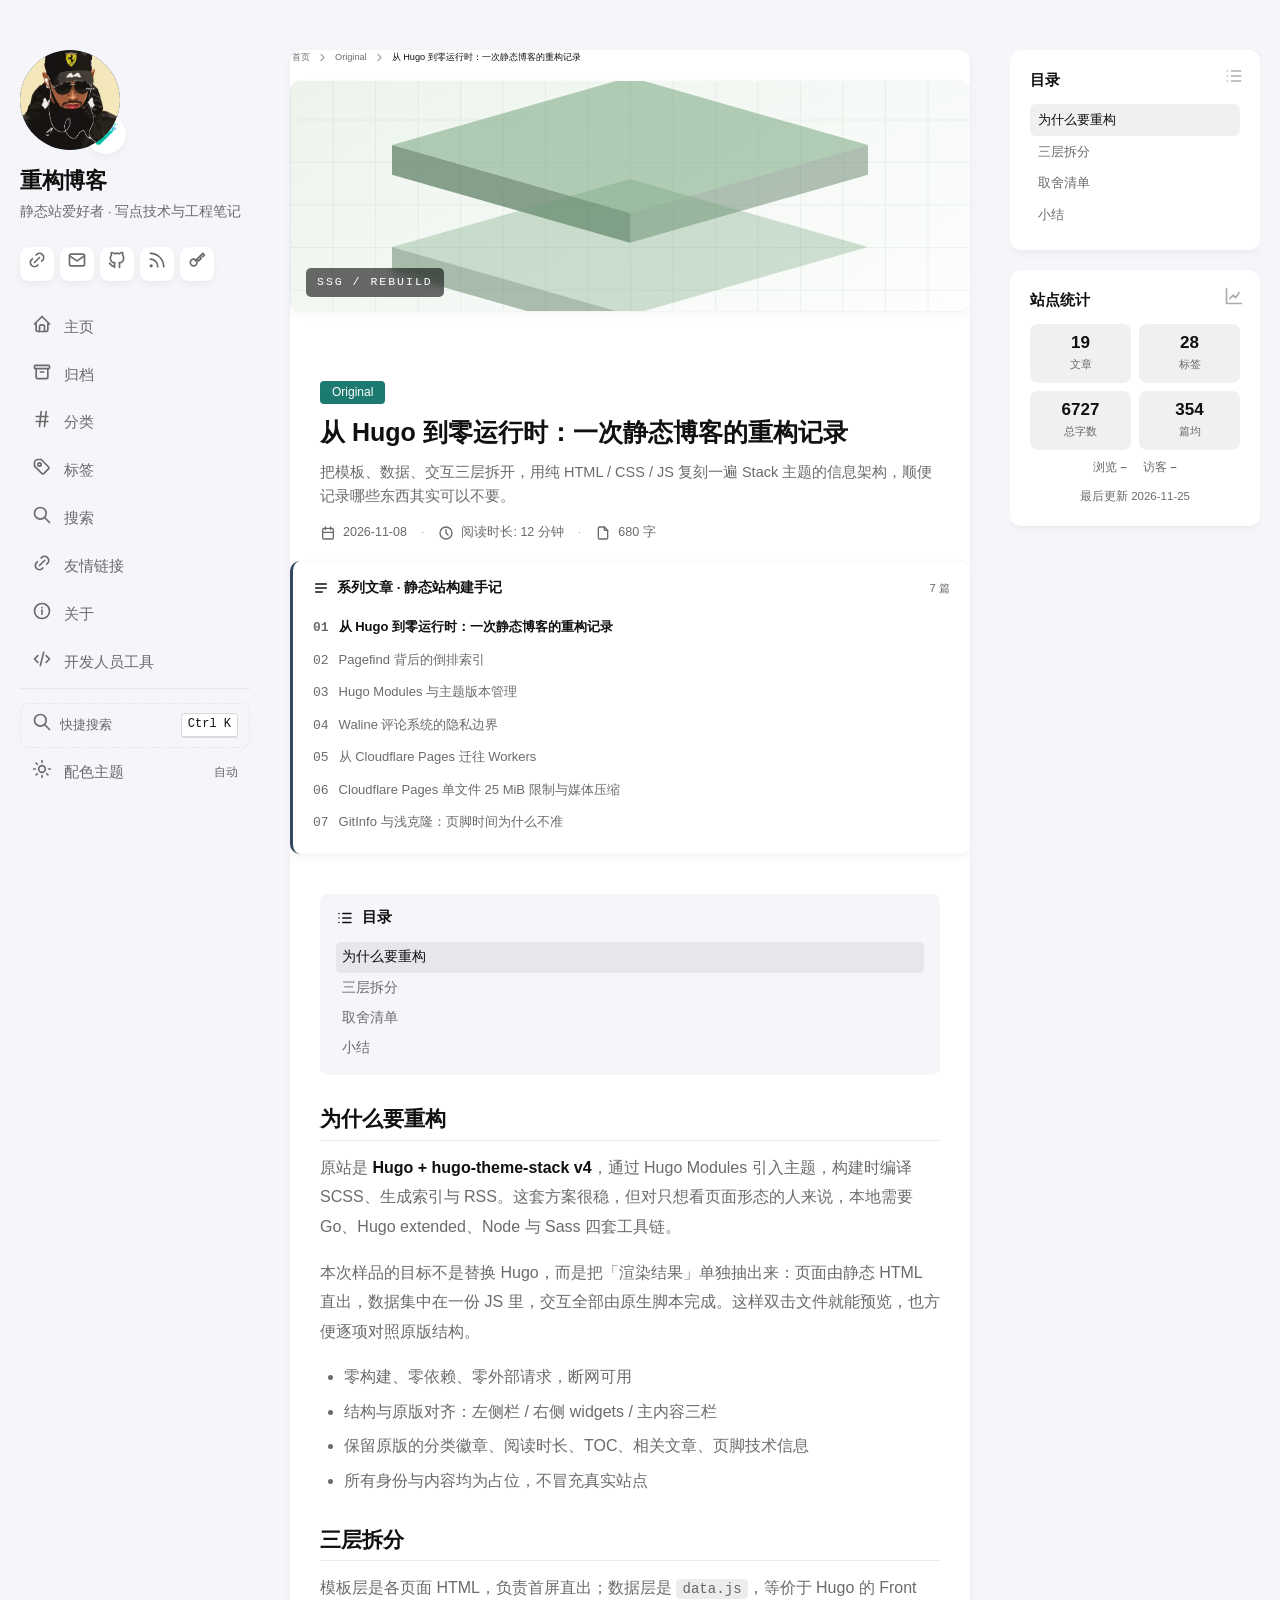
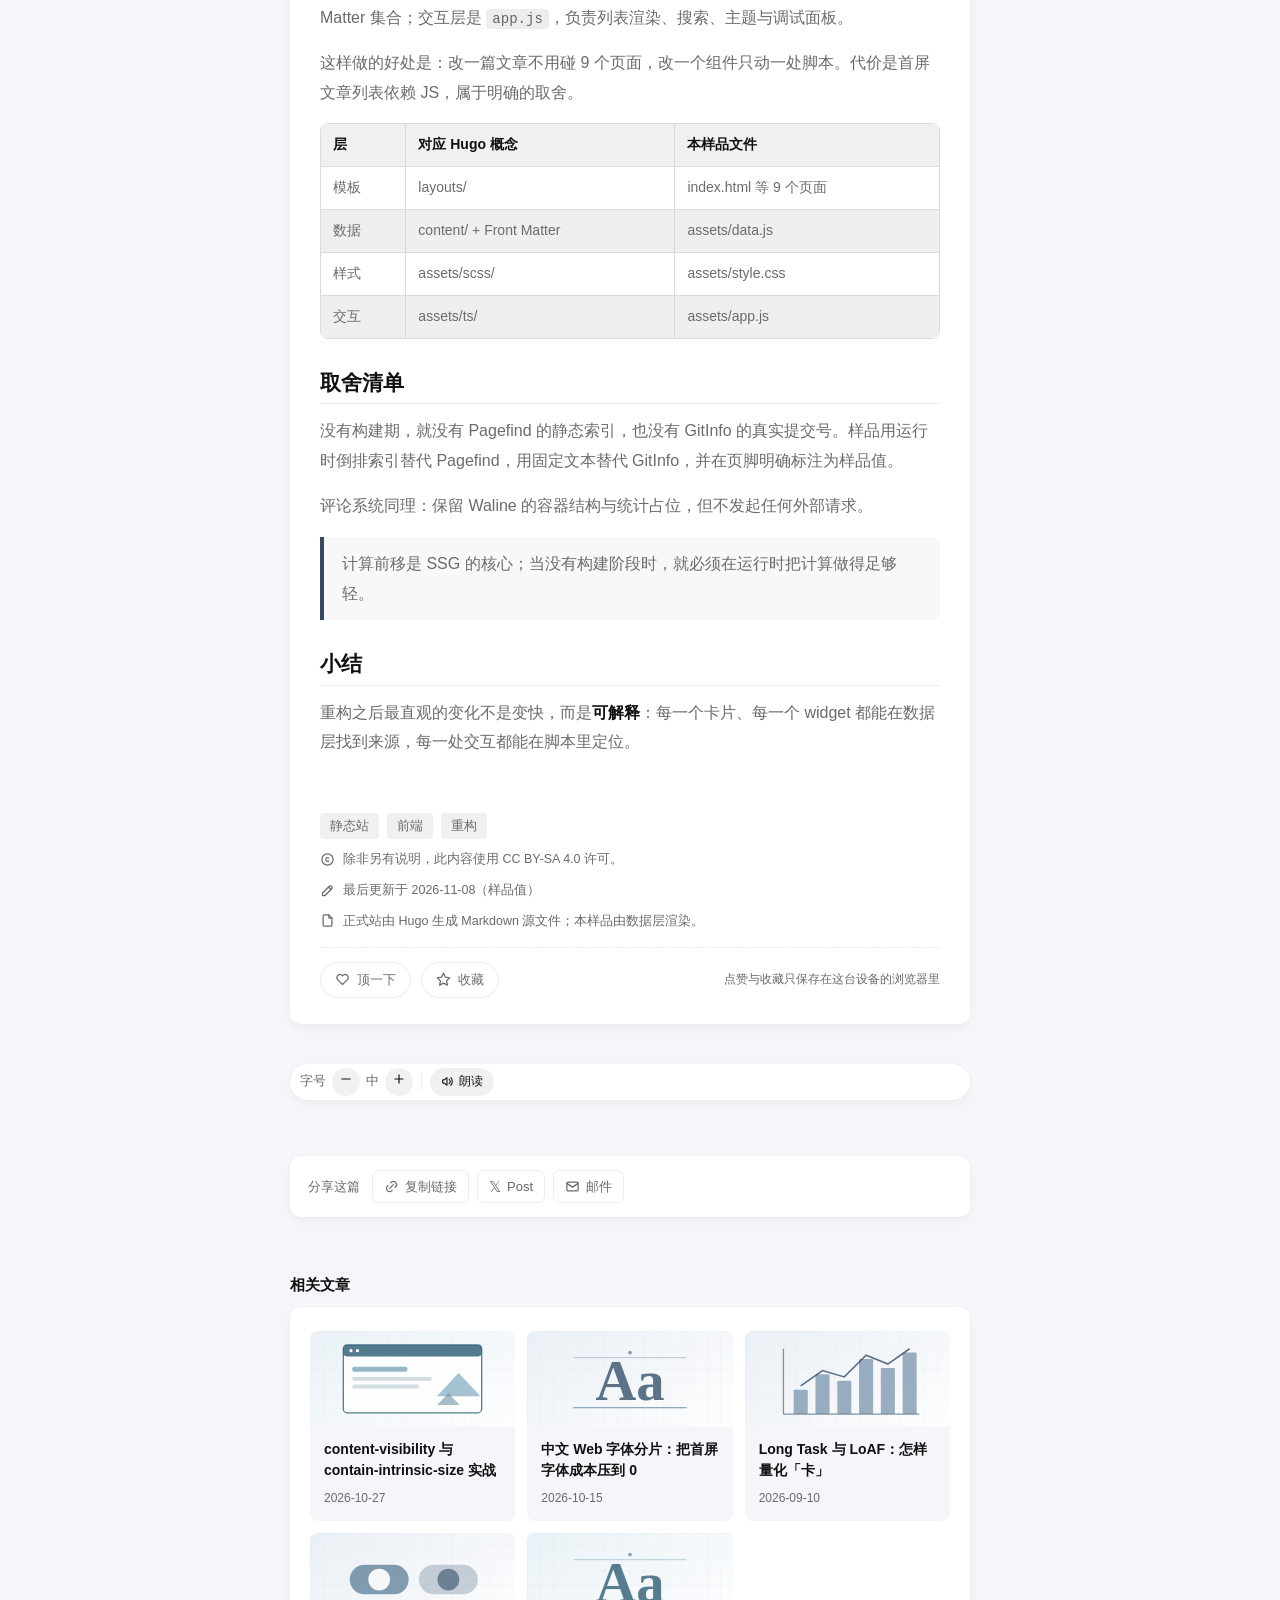
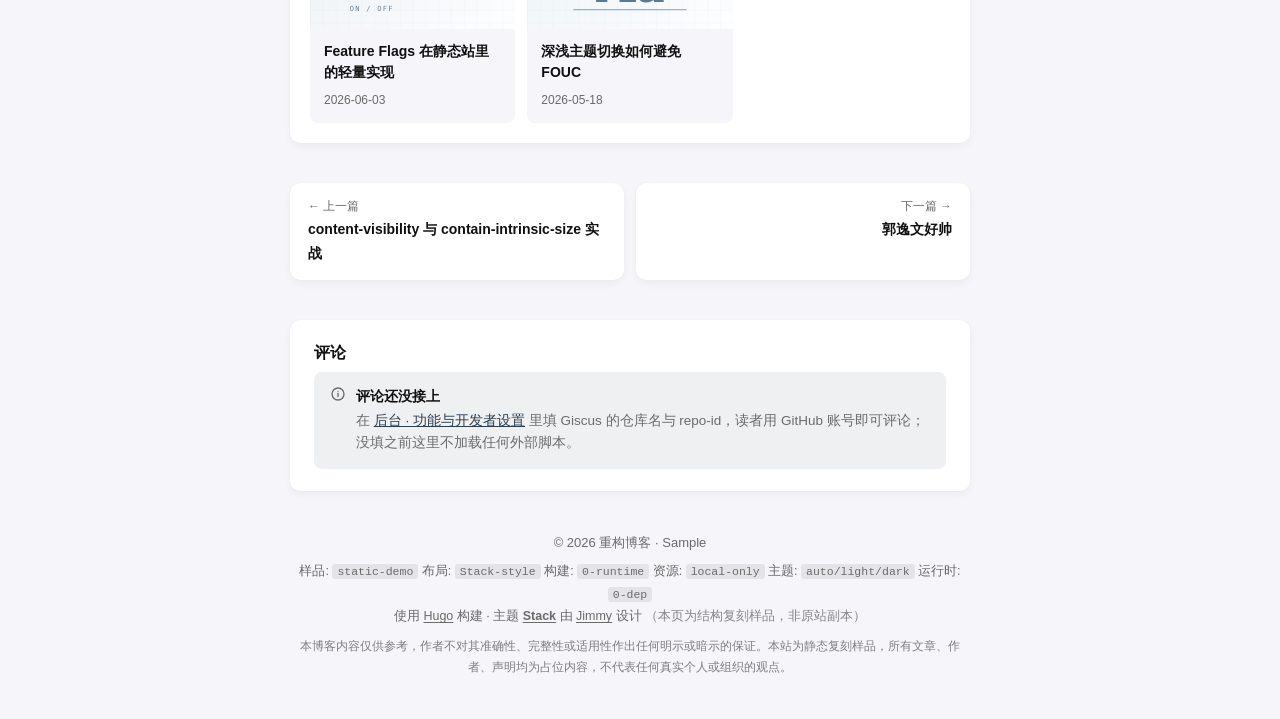
<file: post.html>
<!DOCTYPE html>
<html lang="zh-CN" data-scheme="light">
<head>
<meta charset="utf-8">
<meta name="viewport" content="width=device-width, initial-scale=1">
<meta name="description" content="样品站文章详情页">
<meta name="generator" content="Static Sample / Stack-style">
<meta name="color-scheme" content="light dark">
<meta name="theme-color" content="#f5f5fa" media="(prefers-color-scheme: light)">
<meta name="theme-color" content="#303030" media="(prefers-color-scheme: dark)">
<meta name="robots" content="index, follow">
<title>文章 · 重构博客样品</title>
<link rel="canonical" href="post.html">
<link rel="icon" href="data:image/svg+xml,%3Csvg xmlns='http://www.w3.org/2000/svg' viewBox='0 0 64 64'%3E%3Crect width='64' height='64' rx='14' fill='%2334495e'/%3E%3Ctext x='32' y='44' font-size='34' font-family='sans-serif' font-weight='700' text-anchor='middle' fill='white'%3ER%3C/text%3E%3C/svg%3E">
<link rel="apple-touch-icon" href="assets/icon.svg">
<link rel="manifest" href="manifest.webmanifest">
<link rel="alternate" type="application/rss+xml" href="feed.xml" title="重构博客 RSS">
<link rel="stylesheet" href="assets/style.css">
<meta property="og:type" content="article">
<meta property="og:site_name" content="重构博客 · Sample">
<meta property="og:locale" content="zh_CN">
<meta property="og:title" content="文章 · 重构博客样品">
<meta property="og:description" content="样品站文章详情页">
<meta name="twitter:card" content="summary">
<meta name="twitter:title" content="文章 · 重构博客样品">
<meta name="twitter:description" content="样品站文章详情页">
<script type="application/ld+json">{"@context": "https://schema.org", "@type": "BlogPosting", "headline": "文章 · 重构博客样品", "description": "样品站文章详情页", "inLanguage": "zh-CN", "isAccessibleForFree": true, "publisher": {"@type": "Organization", "name": "重构博客 · Sample"}}</script>
<script>
  /* 主题预置：必须早于样式生效，避免深浅主题闪烁（FOUC / FART） */
  (function () {
    var k = 'StackColorScheme', v = 'auto';
    try { v = localStorage.getItem(k) || localStorage.getItem('rb-theme') || 'auto'; } catch (e) {}
    var forced = /[?&](?:scheme|theme)=([a-z]+)/.exec(location.search);
    if (forced) v = forced[1];
    var KNOWN = { light: 'light', dark: 'dark', sepia: 'light', moss: 'light', haze: 'light', ink: 'dark' };
    var theme = KNOWN[v] ? v : 'auto';
    var dark = window.matchMedia && matchMedia('(prefers-color-scheme: dark)').matches;
    var scheme = theme === 'auto' ? (dark ? 'dark' : 'light') : KNOWN[theme];
    document.documentElement.setAttribute('data-scheme', scheme);
    document.documentElement.setAttribute('data-theme', theme === 'auto' ? scheme : theme);
  })();
</script>
</head>
<body data-page="post">
<div class="reading-progress" id="readingProgress" role="progressbar" aria-label="阅读进度" aria-valuemin="0" aria-valuemax="100" aria-valuenow="0"></div>
<div class="container main-container flex on-phone--column extended">

<aside class="sidebar left-sidebar sticky">
  <div class="sidebar-head">
    <figure class="site-avatar">
      <a href="index.html" aria-label="返回主页"><span class="avatar-fallback">R</span><img id="siteAvatar" class="site-logo" alt="" hidden></a>
      <span class="emoji" id="siteEmoji">&#129514;</span>
    </figure>
    <div class="site-meta">
      <h1 class="site-name"><a href="index.html" id="siteName">重构博客</a></h1>
      <h2 class="site-description" id="siteDescription">静态站爱好者 · 写点技术与工程笔记</h2>
    </div>
    <button class="hamburger" id="toggleMenu" type="button" aria-label="切换菜单" aria-expanded="false"><span class="bars"></span></button>
  </div>

  <ol class="menu-social">
    <li><a href="#" title="Domain" rel="me"><span data-icon="link"></span></a></li>
    <li><a href="#" title="Email" rel="me"><span data-icon="mail"></span></a></li>
    <li><a href="#" title="GitHub" rel="me"><span data-icon="github"></span></a></li>
    <li><a href="#" title="RSS" rel="me"><span data-icon="rss"></span></a></li>
    <li><a href="#" title="Keybase" rel="me"><span data-icon="key"></span></a></li>
  </ol>

  <ol class="menu" id="main-menu">
    <li><a href="index.html" data-nav="home"><span data-icon="home"></span><span>主页</span></a></li>
    <li><a href="archives.html" data-nav="archives"><span data-icon="archive"></span><span>归档</span></a></li>
    <li><a href="categories.html" data-nav="categories"><span data-icon="hash"></span><span>分类</span></a></li>
    <li><a href="tags.html" data-nav="tags"><span data-icon="tag"></span><span>标签</span></a></li>
    <li><a href="search.html" data-nav="search"><span data-icon="search"></span><span>搜索</span></a></li>
    <li><a href="friends.html" data-nav="friends"><span data-icon="link"></span><span>友情链接</span></a></li>
    <li><a href="about.html" data-nav="about"><span data-icon="info"></span><span>关于</span></a></li>
    <li><a href="debug.html" data-nav="debug"><span data-icon="code"></span><span>开发人员工具</span></a></li>
    <li class="menu-bottom-section"><ol class="menu">
      <li><button class="quick-search-trigger" type="button" data-action="quick-search" aria-label="快捷搜索">
        <span data-icon="search"></span><span>快捷搜索</span><kbd>Ctrl K</kbd></button></li>
      <li><button class="dark-toggle" id="themeBtn" type="button" aria-label="选择配色主题">
        <span data-icon="sun" class="icon-sun"></span><span data-icon="moon" class="icon-moon"></span>
        <span>配色主题</span><span class="scheme-label" id="schemeLabel">自动</span>
      </button></li>
    </ol></li>
  </ol>
</aside>

<aside class="sidebar right-sidebar sticky">
  <section class="widget">
    <div class="widget-icon"><span data-icon="list"></span></div>
    <h2 class="widget-title section-title">目录</h2>
    <div class="widget--toc" id="widgetToc">
      <ol>

      </ol>
    </div>
  </section>
</aside>

<main class="main full-width">
  <div id="postContainer"></div>
  <div class="reading-tools" id="fontSizeControl" role="group" aria-label="正文字号调节">
    <span class="reading-tools-label">字号</span>
    <button type="button" data-font="0.9" aria-label="小字号" aria-pressed="false"><span data-icon="minus"></span></button>
    <span class="font-size-label" id="fontSizeLabel">中</span>
    <button type="button" data-font="1.12" aria-label="大字号" aria-pressed="false"><span data-icon="plus"></span></button>
  </div>
  <div class="sharebox" id="shareBox"></div>
  <aside>
    <h2 class="section-title" style="margin-bottom:12px">相关文章</h2>
    <div class="subsection-list"><div class="article-list--tile" id="relatedList"></div></div>
  </aside>
  <div class="pager" id="pager"></div>
  <section class="card commentbox" id="commentBox">
    <h3 class="comment-title">评论</h3>
    <div id="commentMount" class="comment-mount"></div>
  </section>
<footer class="site-footer">
  <section class="copyright" id="footerCopyright">© 2026 重构博客 · Sample</section>
  <section class="powerby"><span id="footerPowerby">样品: static-demo</span><br>
    使用 <a href="https://gohugo.io/" target="_blank" rel="noopener">Hugo</a> 构建 ·
    主题 <b><a href="https://github.com/CaiJimmy/hugo-theme-stack" target="_blank" rel="noopener">Stack</a></b>
    由 <a href="https://jimmycai.com/" target="_blank" rel="noopener">Jimmy</a> 设计
    <span style="opacity:.8">（本页为结构复刻样品，非原站副本）</span>
  </section>
  <p class="footer-disclaimer" id="footerDisclaimer">本博客内容仅供参考。</p>
</footer>
</main>
</div>

<button class="totop" id="toTop" type="button" aria-label="回到顶部">↑</button>

<dialog class="quick-search-dialog" id="quickSearch" aria-label="快捷搜索">
  <div class="qs-head">
    <span data-icon="search"></span>
    <input id="quickSearchInput" type="search" placeholder="搜索文章、标签、正文…" autocomplete="off" aria-label="搜索关键词">
    <kbd>Esc</kbd>
  </div>
  <div class="qs-results" id="quickSearchResults"></div>
  <div class="qs-foot">倒排索引 · 中文 bigram 分词 · 全部在本地完成，不发起任何网络请求</div>
</dialog>

<dialog class="shortcut-dialog" id="shortcutHelp" aria-label="键盘快捷键">
  <h2>键盘快捷键</h2>
  <div class="shortcut-row"><span>聚焦搜索框</span><kbd>/</kbd></div>
  <div class="shortcut-row"><span>快捷搜索</span><kbd>Ctrl / ⌘ + K</kbd></div>
  <div class="shortcut-row"><span>首页上下切换文章</span><kbd>J / K</kbd></div>
  <div class="shortcut-row"><span>打开选中的文章</span><kbd>Enter</kbd></div>
  <div class="shortcut-row"><span>打开本帮助</span><kbd>?</kbd></div>
  <div class="shortcut-row"><span>关闭弹层</span><kbd>Esc</kbd></div>
  <form method="dialog" style="margin-top:16px;text-align:right">
    <button class="btn btn-primary" type="submit">知道了</button>
  </form>
</dialog>

<dialog class="lightbox" id="lightbox" aria-label="图片预览"><img id="lightboxImg" alt=""></dialog>
<div class="toast" id="toast" role="status" aria-live="polite"></div>

<script src="assets/data.js"></script>
<script src="assets/app.js"></script>
<script>
  /* Service Worker 仅在 http(s) 下注册；file:// 双击预览保持零副作用 */
  if ('serviceWorker' in navigator && /^https?:$/.test(location.protocol)) {
    window.addEventListener('load', function () {
      navigator.serviceWorker.register('sw.js').catch(function () {});
    });
  }
</script>
</body>
</html>
</file>
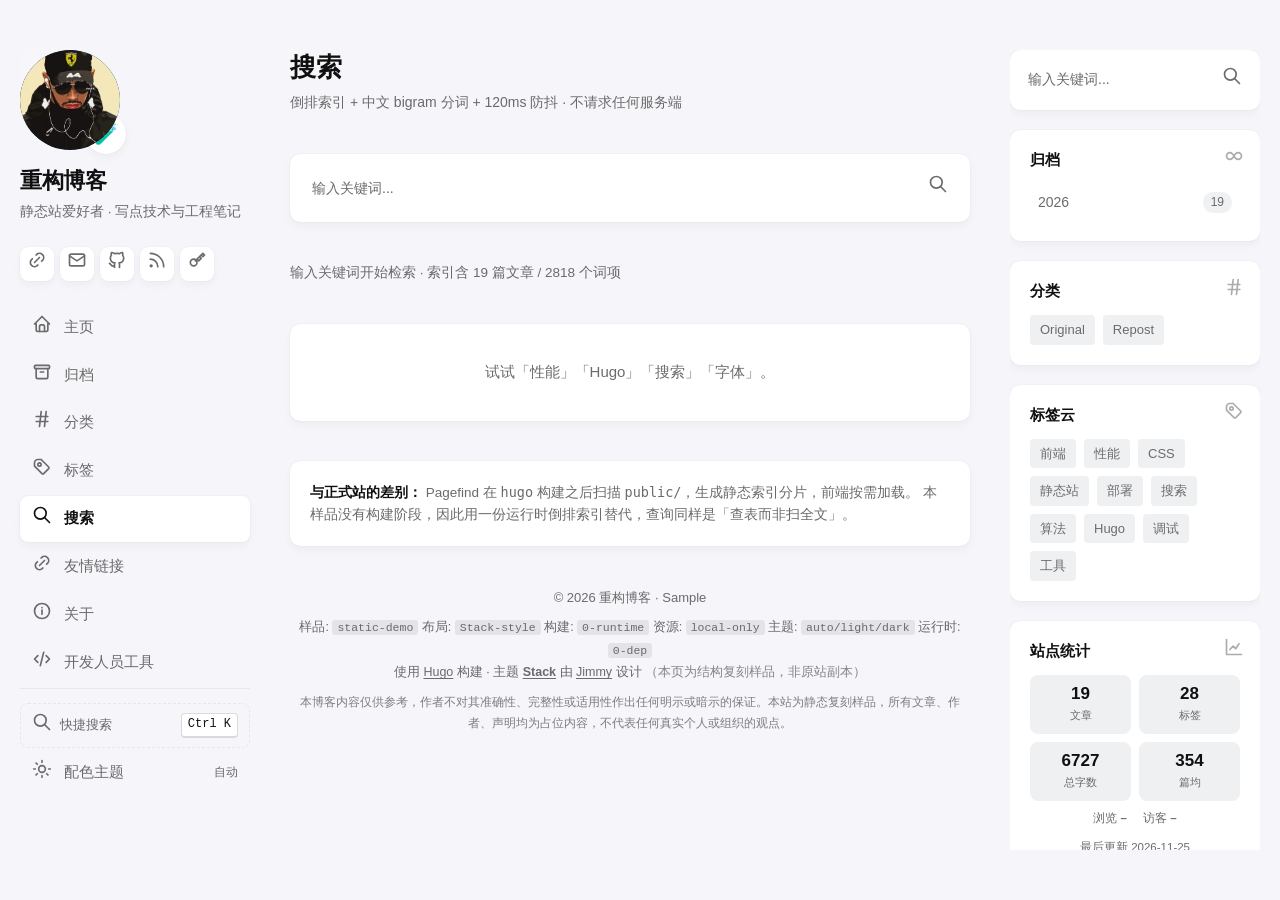
<file: search.html>
<!DOCTYPE html>
<html lang="zh-CN" data-scheme="light">
<head>
<meta charset="utf-8">
<meta name="viewport" content="width=device-width, initial-scale=1">
<meta name="description" content="基于倒排索引的站内搜索">
<meta name="generator" content="Static Sample / Stack-style">
<meta name="color-scheme" content="light dark">
<meta name="theme-color" content="#f5f5fa" media="(prefers-color-scheme: light)">
<meta name="theme-color" content="#303030" media="(prefers-color-scheme: dark)">
<meta name="robots" content="index, follow">
<title>搜索 · 重构博客样品</title>
<link rel="canonical" href="search.html">
<link rel="icon" href="data:image/svg+xml,%3Csvg xmlns='http://www.w3.org/2000/svg' viewBox='0 0 64 64'%3E%3Crect width='64' height='64' rx='14' fill='%2334495e'/%3E%3Ctext x='32' y='44' font-size='34' font-family='sans-serif' font-weight='700' text-anchor='middle' fill='white'%3ER%3C/text%3E%3C/svg%3E">
<link rel="apple-touch-icon" href="assets/icon.svg">
<link rel="manifest" href="manifest.webmanifest">
<link rel="alternate" type="application/rss+xml" href="feed.xml" title="重构博客 RSS">
<link rel="stylesheet" href="assets/style.css">
<meta property="og:type" content="website">
<meta property="og:site_name" content="重构博客 · Sample">
<meta property="og:locale" content="zh_CN">
<meta property="og:title" content="搜索 · 重构博客样品">
<meta property="og:description" content="基于倒排索引的站内搜索">
<meta name="twitter:card" content="summary">
<meta name="twitter:title" content="搜索 · 重构博客样品">
<meta name="twitter:description" content="基于倒排索引的站内搜索">
<script type="application/ld+json">{"@context": "https://schema.org", "@type": "WebSite", "name": "重构博客 · Sample", "description": "Stack 风格静态博客复刻样品，内容与身份均为占位。", "inLanguage": "zh-CN", "url": "search.html"}</script>
<script>
  /* 主题预置：必须早于样式生效，避免深浅主题闪烁（FOUC / FART） */
  (function () {
    var k = 'StackColorScheme', v = 'auto';
    try { v = localStorage.getItem(k) || localStorage.getItem('rb-theme') || 'auto'; } catch (e) {}
    var forced = /[?&](?:scheme|theme)=([a-z]+)/.exec(location.search);
    if (forced) v = forced[1];
    var KNOWN = { light: 'light', dark: 'dark', sepia: 'light', moss: 'light', haze: 'light', ink: 'dark' };
    var theme = KNOWN[v] ? v : 'auto';
    var dark = window.matchMedia && matchMedia('(prefers-color-scheme: dark)').matches;
    var scheme = theme === 'auto' ? (dark ? 'dark' : 'light') : KNOWN[theme];
    document.documentElement.setAttribute('data-scheme', scheme);
    document.documentElement.setAttribute('data-theme', theme === 'auto' ? scheme : theme);
  })();
</script>
</head>
<body data-page="search">
<div class="reading-progress" id="readingProgress" role="progressbar" aria-label="阅读进度" aria-valuemin="0" aria-valuemax="100" aria-valuenow="0"></div>
<div class="container main-container flex on-phone--column extended">

<aside class="sidebar left-sidebar sticky">
  <div class="sidebar-head">
    <figure class="site-avatar">
      <a href="index.html" aria-label="返回主页"><span class="avatar-fallback">R</span><img id="siteAvatar" class="site-logo" alt="" hidden></a>
      <span class="emoji" id="siteEmoji">&#129514;</span>
    </figure>
    <div class="site-meta">
      <h1 class="site-name"><a href="index.html" id="siteName">重构博客</a></h1>
      <h2 class="site-description" id="siteDescription">静态站爱好者 · 写点技术与工程笔记</h2>
    </div>
    <button class="hamburger" id="toggleMenu" type="button" aria-label="切换菜单" aria-expanded="false"><span class="bars"></span></button>
  </div>

  <ol class="menu-social">
    <li><a href="#" title="Domain" rel="me"><span data-icon="link"></span></a></li>
    <li><a href="#" title="Email" rel="me"><span data-icon="mail"></span></a></li>
    <li><a href="#" title="GitHub" rel="me"><span data-icon="github"></span></a></li>
    <li><a href="#" title="RSS" rel="me"><span data-icon="rss"></span></a></li>
    <li><a href="#" title="Keybase" rel="me"><span data-icon="key"></span></a></li>
  </ol>

  <ol class="menu" id="main-menu">
    <li><a href="index.html" data-nav="home"><span data-icon="home"></span><span>主页</span></a></li>
    <li><a href="archives.html" data-nav="archives"><span data-icon="archive"></span><span>归档</span></a></li>
    <li><a href="categories.html" data-nav="categories"><span data-icon="hash"></span><span>分类</span></a></li>
    <li><a href="tags.html" data-nav="tags"><span data-icon="tag"></span><span>标签</span></a></li>
    <li><a href="search.html" data-nav="search"><span data-icon="search"></span><span>搜索</span></a></li>
    <li><a href="friends.html" data-nav="friends"><span data-icon="link"></span><span>友情链接</span></a></li>
    <li><a href="about.html" data-nav="about"><span data-icon="info"></span><span>关于</span></a></li>
    <li><a href="debug.html" data-nav="debug"><span data-icon="code"></span><span>开发人员工具</span></a></li>
    <li class="menu-bottom-section"><ol class="menu">
      <li><button class="quick-search-trigger" type="button" data-action="quick-search" aria-label="快捷搜索">
        <span data-icon="search"></span><span>快捷搜索</span><kbd>Ctrl K</kbd></button></li>
      <li><button class="dark-toggle" id="themeBtn" type="button" aria-label="选择配色主题">
        <span data-icon="sun" class="icon-sun"></span><span data-icon="moon" class="icon-moon"></span>
        <span>配色主题</span><span class="scheme-label" id="schemeLabel">自动</span>
      </button></li>
    </ol></li>
  </ol>
</aside>

<aside class="sidebar right-sidebar sticky">
  <form class="search-form widget" id="searchForm" action="search.html" method="get" role="search">
    <p><label for="searchInput">搜索</label>
      <input id="searchInput" name="keyword" type="search" placeholder="输入关键词..." autocomplete="off" required>
      <button type="submit" title="搜索"><span data-icon="search"></span></button>
    </p>
  </form>
  <section class="widget archives">
    <div class="widget-icon"><span data-icon="infinity"></span></div>
    <h2 class="widget-title section-title"><a href="archives.html">归档</a></h2>
    <div class="widget-archive--list" id="widgetArchives"></div>
  </section>
  <section class="widget tagCloud">
    <div class="widget-icon"><span data-icon="hash"></span></div>
    <h2 class="widget-title section-title"><a href="categories.html">分类</a></h2>
    <div class="tagCloud-tags" id="widgetCategories"></div>
  </section>
  <section class="widget tagCloud">
    <div class="widget-icon"><span data-icon="tag"></span></div>
    <h2 class="widget-title section-title"><a href="tags.html">标签云</a></h2>
    <div class="tagCloud-tags" id="widgetTags"></div>
  </section>
</aside>

<main class="main full-width">
  <div class="pagehead"><h1>搜索</h1><p>倒排索引 + 中文 bigram 分词 + 120ms 防抖 · 不请求任何服务端</p></div>
  <form class="search-form widget" id="searchPageForm" style="padding:16px 18px" role="search">
    <p><label for="searchPageInput">搜索</label>
      <input id="searchPageInput" name="keyword" type="search" placeholder="输入关键词..." autocomplete="off">
      <button type="submit" title="搜索"><span data-icon="search"></span></button>
    </p>
  </form>
  <p class="searchmeta" id="searchPageMeta"></p>
  <section class="article-list--compact" id="searchResults"></section>
  <div class="card" style="font-size:1.35rem;color:var(--card-text-color-secondary)">
    <strong style="color:var(--card-text-color-main)">与正式站的差别：</strong>
    Pagefind 在 <code>hugo</code> 构建之后扫描 <code>public/</code>，生成静态索引分片，前端按需加载。
    本样品没有构建阶段，因此用一份运行时倒排索引替代，查询同样是「查表而非扫全文」。
  </div>
<footer class="site-footer">
  <section class="copyright" id="footerCopyright">© 2026 重构博客 · Sample</section>
  <section class="powerby"><span id="footerPowerby">样品: static-demo</span><br>
    使用 <a href="https://gohugo.io/" target="_blank" rel="noopener">Hugo</a> 构建 ·
    主题 <b><a href="https://github.com/CaiJimmy/hugo-theme-stack" target="_blank" rel="noopener">Stack</a></b>
    由 <a href="https://jimmycai.com/" target="_blank" rel="noopener">Jimmy</a> 设计
    <span style="opacity:.8">（本页为结构复刻样品，非原站副本）</span>
  </section>
  <p class="footer-disclaimer" id="footerDisclaimer">本博客内容仅供参考。</p>
</footer>
</main>
</div>

<button class="totop" id="toTop" type="button" aria-label="回到顶部">↑</button>

<dialog class="quick-search-dialog" id="quickSearch" aria-label="快捷搜索">
  <div class="qs-head">
    <span data-icon="search"></span>
    <input id="quickSearchInput" type="search" placeholder="搜索文章、标签、正文…" autocomplete="off" aria-label="搜索关键词">
    <kbd>Esc</kbd>
  </div>
  <div class="qs-results" id="quickSearchResults"></div>
  <div class="qs-foot">倒排索引 · 中文 bigram 分词 · 全部在本地完成，不发起任何网络请求</div>
</dialog>

<dialog class="shortcut-dialog" id="shortcutHelp" aria-label="键盘快捷键">
  <h2>键盘快捷键</h2>
  <div class="shortcut-row"><span>聚焦搜索框</span><kbd>/</kbd></div>
  <div class="shortcut-row"><span>快捷搜索</span><kbd>Ctrl / ⌘ + K</kbd></div>
  <div class="shortcut-row"><span>首页上下切换文章</span><kbd>J / K</kbd></div>
  <div class="shortcut-row"><span>打开选中的文章</span><kbd>Enter</kbd></div>
  <div class="shortcut-row"><span>打开本帮助</span><kbd>?</kbd></div>
  <div class="shortcut-row"><span>关闭弹层</span><kbd>Esc</kbd></div>
  <form method="dialog" style="margin-top:16px;text-align:right">
    <button class="btn btn-primary" type="submit">知道了</button>
  </form>
</dialog>

<dialog class="lightbox" id="lightbox" aria-label="图片预览"><img id="lightboxImg" alt=""></dialog>
<div class="toast" id="toast" role="status" aria-live="polite"></div>

<script src="assets/data.js"></script>
<script src="assets/app.js"></script>
<script>
  /* Service Worker 仅在 http(s) 下注册；file:// 双击预览保持零副作用 */
  if ('serviceWorker' in navigator && /^https?:$/.test(location.protocol)) {
    window.addEventListener('load', function () {
      navigator.serviceWorker.register('sw.js').catch(function () {});
    });
  }
</script>
</body>
</html>
</file>
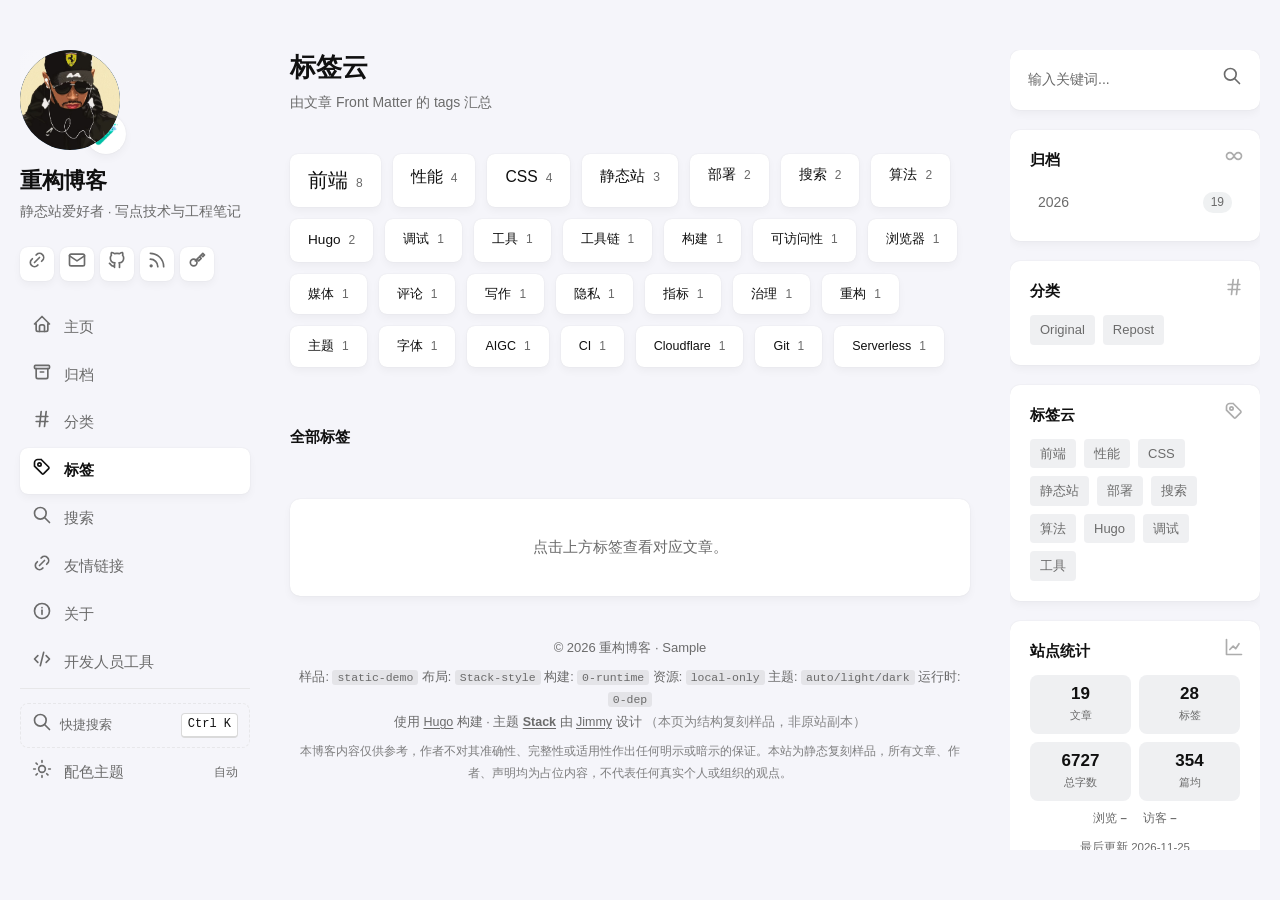
<file: tags.html>
<!DOCTYPE html>
<html lang="zh-CN" data-scheme="light">
<head>
<meta charset="utf-8">
<meta name="viewport" content="width=device-width, initial-scale=1">
<meta name="description" content="文章标签云与标签筛选结果">
<meta name="generator" content="Static Sample / Stack-style">
<meta name="color-scheme" content="light dark">
<meta name="theme-color" content="#f5f5fa" media="(prefers-color-scheme: light)">
<meta name="theme-color" content="#303030" media="(prefers-color-scheme: dark)">
<meta name="robots" content="index, follow">
<title>标签云 · 重构博客样品</title>
<link rel="canonical" href="tags.html">
<link rel="icon" href="data:image/svg+xml,%3Csvg xmlns='http://www.w3.org/2000/svg' viewBox='0 0 64 64'%3E%3Crect width='64' height='64' rx='14' fill='%2334495e'/%3E%3Ctext x='32' y='44' font-size='34' font-family='sans-serif' font-weight='700' text-anchor='middle' fill='white'%3ER%3C/text%3E%3C/svg%3E">
<link rel="apple-touch-icon" href="assets/icon.svg">
<link rel="manifest" href="manifest.webmanifest">
<link rel="alternate" type="application/rss+xml" href="feed.xml" title="重构博客 RSS">
<link rel="stylesheet" href="assets/style.css">
<meta property="og:type" content="website">
<meta property="og:site_name" content="重构博客 · Sample">
<meta property="og:locale" content="zh_CN">
<meta property="og:title" content="标签云 · 重构博客样品">
<meta property="og:description" content="文章标签云与标签筛选结果">
<meta name="twitter:card" content="summary">
<meta name="twitter:title" content="标签云 · 重构博客样品">
<meta name="twitter:description" content="文章标签云与标签筛选结果">
<script type="application/ld+json">{"@context": "https://schema.org", "@type": "WebSite", "name": "重构博客 · Sample", "description": "Stack 风格静态博客复刻样品，内容与身份均为占位。", "inLanguage": "zh-CN", "url": "tags.html"}</script>
<script>
  /* 主题预置：必须早于样式生效，避免深浅主题闪烁（FOUC / FART） */
  (function () {
    var k = 'StackColorScheme', v = 'auto';
    try { v = localStorage.getItem(k) || localStorage.getItem('rb-theme') || 'auto'; } catch (e) {}
    var forced = /[?&](?:scheme|theme)=([a-z]+)/.exec(location.search);
    if (forced) v = forced[1];
    var KNOWN = { light: 'light', dark: 'dark', sepia: 'light', moss: 'light', haze: 'light', ink: 'dark' };
    var theme = KNOWN[v] ? v : 'auto';
    var dark = window.matchMedia && matchMedia('(prefers-color-scheme: dark)').matches;
    var scheme = theme === 'auto' ? (dark ? 'dark' : 'light') : KNOWN[theme];
    document.documentElement.setAttribute('data-scheme', scheme);
    document.documentElement.setAttribute('data-theme', theme === 'auto' ? scheme : theme);
  })();
</script>
</head>
<body data-page="tags">
<div class="reading-progress" id="readingProgress" role="progressbar" aria-label="阅读进度" aria-valuemin="0" aria-valuemax="100" aria-valuenow="0"></div>
<div class="container main-container flex on-phone--column extended">

<aside class="sidebar left-sidebar sticky">
  <div class="sidebar-head">
    <figure class="site-avatar">
      <a href="index.html" aria-label="返回主页"><span class="avatar-fallback">R</span><img id="siteAvatar" class="site-logo" alt="" hidden></a>
      <span class="emoji" id="siteEmoji">&#129514;</span>
    </figure>
    <div class="site-meta">
      <h1 class="site-name"><a href="index.html" id="siteName">重构博客</a></h1>
      <h2 class="site-description" id="siteDescription">静态站爱好者 · 写点技术与工程笔记</h2>
    </div>
    <button class="hamburger" id="toggleMenu" type="button" aria-label="切换菜单" aria-expanded="false"><span class="bars"></span></button>
  </div>

  <ol class="menu-social">
    <li><a href="#" title="Domain" rel="me"><span data-icon="link"></span></a></li>
    <li><a href="#" title="Email" rel="me"><span data-icon="mail"></span></a></li>
    <li><a href="#" title="GitHub" rel="me"><span data-icon="github"></span></a></li>
    <li><a href="#" title="RSS" rel="me"><span data-icon="rss"></span></a></li>
    <li><a href="#" title="Keybase" rel="me"><span data-icon="key"></span></a></li>
  </ol>

  <ol class="menu" id="main-menu">
    <li><a href="index.html" data-nav="home"><span data-icon="home"></span><span>主页</span></a></li>
    <li><a href="archives.html" data-nav="archives"><span data-icon="archive"></span><span>归档</span></a></li>
    <li><a href="categories.html" data-nav="categories"><span data-icon="hash"></span><span>分类</span></a></li>
    <li><a href="tags.html" data-nav="tags"><span data-icon="tag"></span><span>标签</span></a></li>
    <li><a href="search.html" data-nav="search"><span data-icon="search"></span><span>搜索</span></a></li>
    <li><a href="friends.html" data-nav="friends"><span data-icon="link"></span><span>友情链接</span></a></li>
    <li><a href="about.html" data-nav="about"><span data-icon="info"></span><span>关于</span></a></li>
    <li><a href="debug.html" data-nav="debug"><span data-icon="code"></span><span>开发人员工具</span></a></li>
    <li class="menu-bottom-section"><ol class="menu">
      <li><button class="quick-search-trigger" type="button" data-action="quick-search" aria-label="快捷搜索">
        <span data-icon="search"></span><span>快捷搜索</span><kbd>Ctrl K</kbd></button></li>
      <li><button class="dark-toggle" id="themeBtn" type="button" aria-label="选择配色主题">
        <span data-icon="sun" class="icon-sun"></span><span data-icon="moon" class="icon-moon"></span>
        <span>配色主题</span><span class="scheme-label" id="schemeLabel">自动</span>
      </button></li>
    </ol></li>
  </ol>
</aside>

<aside class="sidebar right-sidebar sticky">
  <form class="search-form widget" id="searchForm" action="search.html" method="get" role="search">
    <p><label for="searchInput">搜索</label>
      <input id="searchInput" name="keyword" type="search" placeholder="输入关键词..." autocomplete="off" required>
      <button type="submit" title="搜索"><span data-icon="search"></span></button>
    </p>
  </form>
  <section class="widget archives">
    <div class="widget-icon"><span data-icon="infinity"></span></div>
    <h2 class="widget-title section-title"><a href="archives.html">归档</a></h2>
    <div class="widget-archive--list" id="widgetArchives"></div>
  </section>
  <section class="widget tagCloud">
    <div class="widget-icon"><span data-icon="hash"></span></div>
    <h2 class="widget-title section-title"><a href="categories.html">分类</a></h2>
    <div class="tagCloud-tags" id="widgetCategories"></div>
  </section>
  <section class="widget tagCloud">
    <div class="widget-icon"><span data-icon="tag"></span></div>
    <h2 class="widget-title section-title"><a href="tags.html">标签云</a></h2>
    <div class="tagCloud-tags" id="widgetTags"></div>
  </section>
</aside>

<main class="main full-width">
  <div class="pagehead"><h1>标签云</h1><p>由文章 Front Matter 的 tags 汇总</p></div>
  <div class="tag-cloud-page" id="tagCloud"></div>
  <h2 class="section-title" id="tagHead" style="margin:20px 0 12px">全部标签</h2>
  <section class="article-list--compact" id="tagResults"></section>
<footer class="site-footer">
  <section class="copyright" id="footerCopyright">© 2026 重构博客 · Sample</section>
  <section class="powerby"><span id="footerPowerby">样品: static-demo</span><br>
    使用 <a href="https://gohugo.io/" target="_blank" rel="noopener">Hugo</a> 构建 ·
    主题 <b><a href="https://github.com/CaiJimmy/hugo-theme-stack" target="_blank" rel="noopener">Stack</a></b>
    由 <a href="https://jimmycai.com/" target="_blank" rel="noopener">Jimmy</a> 设计
    <span style="opacity:.8">（本页为结构复刻样品，非原站副本）</span>
  </section>
  <p class="footer-disclaimer" id="footerDisclaimer">本博客内容仅供参考。</p>
</footer>
</main>
</div>

<button class="totop" id="toTop" type="button" aria-label="回到顶部">↑</button>

<dialog class="quick-search-dialog" id="quickSearch" aria-label="快捷搜索">
  <div class="qs-head">
    <span data-icon="search"></span>
    <input id="quickSearchInput" type="search" placeholder="搜索文章、标签、正文…" autocomplete="off" aria-label="搜索关键词">
    <kbd>Esc</kbd>
  </div>
  <div class="qs-results" id="quickSearchResults"></div>
  <div class="qs-foot">倒排索引 · 中文 bigram 分词 · 全部在本地完成，不发起任何网络请求</div>
</dialog>

<dialog class="shortcut-dialog" id="shortcutHelp" aria-label="键盘快捷键">
  <h2>键盘快捷键</h2>
  <div class="shortcut-row"><span>聚焦搜索框</span><kbd>/</kbd></div>
  <div class="shortcut-row"><span>快捷搜索</span><kbd>Ctrl / ⌘ + K</kbd></div>
  <div class="shortcut-row"><span>首页上下切换文章</span><kbd>J / K</kbd></div>
  <div class="shortcut-row"><span>打开选中的文章</span><kbd>Enter</kbd></div>
  <div class="shortcut-row"><span>打开本帮助</span><kbd>?</kbd></div>
  <div class="shortcut-row"><span>关闭弹层</span><kbd>Esc</kbd></div>
  <form method="dialog" style="margin-top:16px;text-align:right">
    <button class="btn btn-primary" type="submit">知道了</button>
  </form>
</dialog>

<dialog class="lightbox" id="lightbox" aria-label="图片预览"><img id="lightboxImg" alt=""></dialog>
<div class="toast" id="toast" role="status" aria-live="polite"></div>

<script src="assets/data.js"></script>
<script src="assets/app.js"></script>
<script>
  /* Service Worker 仅在 http(s) 下注册；file:// 双击预览保持零副作用 */
  if ('serviceWorker' in navigator && /^https?:$/.test(location.protocol)) {
    window.addEventListener('load', function () {
      navigator.serviceWorker.register('sw.js').catch(function () {});
    });
  }
</script>
</body>
</html>
</file>
<file: assets/style.css>
/* ============================================================
   Refactored Blog · Sample
   Stack 主题风格复刻样式表（零外部请求 / 零字体下载）
   配色与结构参照 hugo-theme-stack v4 实测值
   ============================================================ */

:root {
  color-scheme: light;
  --body-background: #f5f5fa;
  --accent-color: #34495e;
  --accent-color-darker: #2c3e50;
  --accent-color-text: #fff;
  --accent-soft: rgba(52, 73, 94, .08);
  --body-text-color: #666666;
  /* 提示块的功能色，默认青绿；深色与各主题在下方微调，保持语义不变 */
  --note-color: #2a9d8f;

  --card-background: #fff;
  --card-background-selected: #eaeaea;
  --card-text-color-main: #101010;
  --card-text-color-secondary: #6b6b6b;
  --card-text-color-tertiary: #6a6a6a;
  --card-separator-color: rgba(218, 218, 218, .5);
  --card-border-radius: 10px;
  --card-padding: 20px;
  --small-card-padding: 25px 20px;

  --shadow-l1: 0 4px 8px rgba(0,0,0,.04), 0 0 2px rgba(0,0,0,.06), 0 0 1px rgba(0,0,0,.04);
  --shadow-l2: 0 10px 20px rgba(0,0,0,.04), 0 2px 6px rgba(0,0,0,.04), 0 0 1px rgba(0,0,0,.04);

  /* 主题化渐变：只换色相不换明度骨架，避免每个主题各画一套封面 */
  --brand-gradient: linear-gradient(135deg, #34495e 0%, #6c8ba5 100%);
  --cover-gradient: linear-gradient(120deg, #34495e 0%, #4b6b86 45%, #7a9bb3 100%);
  --progress-gradient: linear-gradient(90deg, #2a9d8f, #34495e);

  --blockquote-background-color: #f8f8f8;
  --code-background-color: rgba(0,0,0,.07);
  --pre-background-color: #fafafa;
  --pre-text-color: #272822;
  --code-text-color: #666666;
  --table-border-color: #dadada;
  --tr-even-background-color: #efefee;
  --kbd-border-color: #dadada;

  --sys-font-family: -apple-system, BlinkMacSystemFont, "Segoe UI", "PingFang SC", "Hiragino Sans GB", "Microsoft YaHei", "Droid Sans", "Helvetica Neue", sans-serif;
  --base-font-family: var(--sys-font-family);
  --code-font-family: Menlo, Monaco, Consolas, "Courier New", monospace;
  --article-font-size: 1.6rem;
  --article-line-height: 1.85;

  --main-top-padding: 50px;
  --section-separation: 40px;
  --container-padding: 20px;
  --left-sidebar-max-width: 230px;
  --right-sidebar-max-width: 250px;
  --widget-separation: 20px;
  --sidebar-avatar-size: 100px;
  --sidebar-element-separation: 24px;
  --emoji-size: 40px;
  --tag-border-radius: 4px;
}

:root[data-scheme="dark"] {
  color-scheme: dark;
  --body-background: #303030;
  --accent-color: #ecf0f1;
  --accent-color-darker: #bdc3c7;
  --accent-color-text: #000;
  --accent-soft: rgba(236, 240, 241, .10);
  --body-text-color: rgba(255,255,255,.7);
  --note-color: #63b8a8;

  --card-background: #424242;
  --card-background-selected: rgba(255,255,255,.16);
  --card-text-color-main: rgba(255,255,255,.9);
  --card-text-color-secondary: rgba(255,255,255,.7);
  --card-text-color-tertiary: rgba(255,255,255,.5);
  --card-separator-color: rgba(255,255,255,.12);

  --shadow-l1: 0 4px 8px rgba(0,0,0,.18), 0 0 2px rgba(0,0,0,.22), 0 0 1px rgba(0,0,0,.18);
  --shadow-l2: 0 10px 20px rgba(0,0,0,.22), 0 2px 6px rgba(0,0,0,.18);

  --blockquote-background-color: #4b4b4b;
  --code-background-color: rgba(255,255,255,.10);
  --pre-background-color: #272822;
  --pre-text-color: rgba(255,255,255,.9);
  --code-text-color: rgba(255,255,255,.9);
  --table-border-color: #717171;
  --tr-even-background-color: #545454;
  --kbd-border-color: #717171;

  --brand-gradient: linear-gradient(135deg, #4a5560 0%, #8d9aa8 100%);
  --cover-gradient: linear-gradient(120deg, #3a4149 0%, #55616d 45%, #8b98a6 100%);
  --progress-gradient: linear-gradient(90deg, #63b8a8, #bdc3c7);
}

/* ============================================================
   配色主题
   data-scheme 只负责「明 / 暗」骨架，data-theme 叠加具体色系。
   每个主题的正文与次要文字都按 WCAG AA（≥4.5:1）配过，
   色相一致、明度分层，不做高饱和撞色。
   ============================================================ */

/* 暖纸 · 护眼米黄 */
:root[data-theme="sepia"] {
  color-scheme: light;
  --body-background: #f2ebdd;
  --accent-color: #8a5a2b;
  --accent-color-darker: #6f4620;
  --accent-color-text: #fffaf2;
  --accent-soft: rgba(138, 90, 43, .10);
  --body-text-color: #5d5346;
  --note-color: #96682f;

  --card-background: #fffdf8;
  --card-background-selected: #f0e7d6;
  --card-text-color-main: #33302a;
  --card-text-color-secondary: #6b6152;
  --card-text-color-tertiary: #635b4d;
  --card-separator-color: rgba(120, 100, 70, .16);

  --shadow-l1: 0 4px 8px rgba(90, 70, 40, .05), 0 0 2px rgba(90, 70, 40, .07), 0 0 1px rgba(90, 70, 40, .05);
  --shadow-l2: 0 10px 20px rgba(90, 70, 40, .06), 0 2px 6px rgba(90, 70, 40, .05);

  --blockquote-background-color: #faf4e8;
  --code-background-color: rgba(120, 90, 50, .10);
  --pre-background-color: #f7f1e4;
  --pre-text-color: #3a3226;
  --code-text-color: #6b6152;
  --table-border-color: #ded3c0;
  --tr-even-background-color: #f7f1e4;
  --kbd-border-color: #d6c9b4;

  --brand-gradient: linear-gradient(135deg, #8a5a2b 0%, #c0905c 100%);
  --cover-gradient: linear-gradient(120deg, #6f4620 0%, #a06c3a 45%, #cfa877 100%);
  --progress-gradient: linear-gradient(90deg, #c0905c, #6f4620);
}

/* 苔原 · 低饱和灰绿 */
:root[data-theme="moss"] {
  color-scheme: light;
  --body-background: #ecefe8;
  --accent-color: #46705a;
  --accent-color-darker: #355944;
  --accent-color-text: #f7fbf7;
  --accent-soft: rgba(70, 112, 90, .10);
  --body-text-color: #4f5c4e;
  --note-color: #46705a;

  --card-background: #fbfcf8;
  --card-background-selected: #e3e9df;
  --card-text-color-main: #28332a;
  --card-text-color-secondary: #5b675a;
  --card-text-color-tertiary: #5d695b;
  --card-separator-color: rgba(70, 100, 75, .16);

  --shadow-l1: 0 4px 8px rgba(40, 60, 45, .05), 0 0 2px rgba(40, 60, 45, .07), 0 0 1px rgba(40, 60, 45, .05);
  --shadow-l2: 0 10px 20px rgba(40, 60, 45, .06), 0 2px 6px rgba(40, 60, 45, .05);

  --blockquote-background-color: #f4f7f1;
  --code-background-color: rgba(60, 100, 75, .09);
  --pre-background-color: #f5f8f2;
  --pre-text-color: #2b362d;
  --code-text-color: #5b675a;
  --table-border-color: #d3dbd0;
  --tr-even-background-color: #f2f6ef;
  --kbd-border-color: #ccd6c9;

  --brand-gradient: linear-gradient(135deg, #355944 0%, #7fa98b 100%);
  --cover-gradient: linear-gradient(120deg, #2d4a39 0%, #4a7360 45%, #93b8a1 100%);
  --progress-gradient: linear-gradient(90deg, #93b8a1, #355944);
}

/* 雾蓝 · 冷调浅灰蓝 */
:root[data-theme="haze"] {
  color-scheme: light;
  --body-background: #e8eef5;
  --accent-color: #35608c;
  --accent-color-darker: #27496c;
  --accent-color-text: #f6f9fd;
  --accent-soft: rgba(53, 96, 140, .09);
  --body-text-color: #4d5a66;
  --note-color: #35608c;

  --card-background: #ffffff;
  --card-background-selected: #e2eaf3;
  --card-text-color-main: #1f2a36;
  --card-text-color-secondary: #55636f;
  --card-text-color-tertiary: #5a6670;
  --card-separator-color: rgba(60, 90, 120, .16);

  --shadow-l1: 0 4px 8px rgba(30, 50, 75, .05), 0 0 2px rgba(30, 50, 75, .07), 0 0 1px rgba(30, 50, 75, .05);
  --shadow-l2: 0 10px 20px rgba(30, 50, 75, .06), 0 2px 6px rgba(30, 50, 75, .05);

  --blockquote-background-color: #f5f8fc;
  --code-background-color: rgba(50, 90, 135, .09);
  --pre-background-color: #f6f9fd;
  --pre-text-color: #23303d;
  --code-text-color: #55636f;
  --table-border-color: #d2dde8;
  --tr-even-background-color: #f1f6fa;
  --kbd-border-color: #ccd9e5;

  --brand-gradient: linear-gradient(135deg, #27496c 0%, #7ba6cd 100%);
  --cover-gradient: linear-gradient(120deg, #1f3b57 0%, #3a6489 45%, #8fb2d4 100%);
  --progress-gradient: linear-gradient(90deg, #8fb2d4, #27496c);
}

/* 夜航 · 深蓝灰（深色） */
:root[data-theme="ink"] {
  color-scheme: dark;
  --body-background: #1a1f27;
  --accent-color: #dce7f5;
  --accent-color-darker: #a9c4e0;
  --accent-color-text: #10161d;
  --accent-soft: rgba(160, 190, 225, .12);
  --body-text-color: #b6bfcc;
  --note-color: #7fa6cf;

  --card-background: #232a34;
  --card-background-selected: rgba(255, 255, 255, .10);
  --card-text-color-main: #e8edf4;
  --card-text-color-secondary: #aab5c3;
  --card-text-color-tertiary: #8b97a6;
  --card-separator-color: rgba(180, 200, 225, .14);

  --shadow-l1: 0 4px 8px rgba(0, 0, 0, .22), 0 0 2px rgba(0, 0, 0, .26), 0 0 1px rgba(0, 0, 0, .2);
  --shadow-l2: 0 10px 20px rgba(0, 0, 0, .26), 0 2px 6px rgba(0, 0, 0, .2);

  --blockquote-background-color: #2a323d;
  --code-background-color: rgba(150, 180, 215, .12);
  --pre-background-color: #151a21;
  --pre-text-color: #cfd8e4;
  --code-text-color: #c2ccda;
  --table-border-color: #3d4754;
  --tr-even-background-color: #29313b;
  --kbd-border-color: #3d4754;

  --brand-gradient: linear-gradient(135deg, #3a5a80 0%, #7fa6cf 100%);
  --cover-gradient: linear-gradient(120deg, #24384f 0%, #3a5a80 45%, #7fa6cf 100%);
  --progress-gradient: linear-gradient(90deg, #7fa6cf, #a9c4e0);
}

/* ---------- base ---------- */
* { box-sizing: border-box; }
html { font-size: 62.5%; -webkit-text-size-adjust: 100%; scroll-behavior: smooth; }
body {
  margin: 0;
  background: var(--body-background);
  color: var(--body-text-color);
  font-family: var(--base-font-family);
  font-size: 1.5rem;
  line-height: 1.65;
  -webkit-font-smoothing: antialiased;
  transition: background-color .25s ease, color .25s ease;
}
a { color: var(--accent-color-darker); text-decoration: none; }
a:hover { color: var(--accent-color); }
img { max-width: 100%; display: block; }
/* 长英文标识符 / 无空格中文串在窄屏下必须允许断行，避免撑破卡片 */
.article-title, .article-subtitle, .article-content, .prose, .notice,
.pagehead p, .rulebox, .card, .widget, .friend-card, .article-description,
.archives-list a, .section-card, .tagCloud-tags, .commentbox { overflow-wrap: anywhere; }
button, input, select { font: inherit; }
button { cursor: pointer; }
h1, h2, h3, h4 { color: var(--card-text-color-main); line-height: 1.35; }
:focus-visible { outline: 2px solid var(--accent-color); outline-offset: 3px; border-radius: 3px; }
::selection { background: var(--accent-color); color: var(--accent-color-text); }

.icon { width: 20px; height: 20px; flex: 0 0 auto; stroke: currentColor; }
.icon-sm { width: 16px; height: 16px; }
.icon-lg { width: 24px; height: 24px; }

/* ---------- layout ---------- */
.container { margin-left: auto; margin-right: auto; }
.main-container {
  display: flex;
  align-items: flex-start;
  min-height: 100vh;
  max-width: 1400px;
  padding: var(--main-top-padding) var(--container-padding) 0;
  gap: var(--section-separation);
}
.left-sidebar {
  order: -3;
  width: 100%;
  max-width: var(--left-sidebar-max-width);
  flex-shrink: 0;
  position: sticky;
  top: var(--main-top-padding);
  display: flex;
  flex-direction: column;
  gap: var(--sidebar-element-separation);
  align-self: flex-start;
}
.right-sidebar {
  order: -1;
  width: 100%;
  max-width: var(--right-sidebar-max-width);
  flex-shrink: 0;
  position: sticky;
  top: var(--main-top-padding);
  display: flex;
  flex-direction: column;
  gap: var(--widget-separation);
  align-self: flex-start;
  max-height: calc(100vh - var(--main-top-padding) * 2);
  overflow-y: auto;
  scrollbar-width: thin;
  padding-bottom: 10px;
}
.main {
  order: -2;
  flex-grow: 1;
  min-width: 0;
  max-width: 100%;
  display: flex;
  flex-direction: column;
  gap: var(--section-separation);
}

/* ---------- left sidebar ---------- */
.hamburger { display: none; }
.site-avatar { margin: 0; position: relative; width: var(--sidebar-avatar-size); }
.site-avatar > a { display: block; border-radius: 50%; }
.site-logo {
  width: var(--sidebar-avatar-size);
  height: var(--sidebar-avatar-size);
  border-radius: 50%;
  object-fit: cover;
  background: var(--brand-gradient);
  box-shadow: var(--shadow-l1);
}
.avatar-fallback {
  display: flex; align-items: center; justify-content: center;
  width: var(--sidebar-avatar-size); height: var(--sidebar-avatar-size);
  border-radius: 50%; color: #fff; font-size: 3.6rem; font-weight: 700;
  background: var(--brand-gradient);
  box-shadow: var(--shadow-l1);
  letter-spacing: -2px;
}
.site-avatar .emoji {
  position: absolute; right: -6px; bottom: -4px;
  display: flex; align-items: center; justify-content: center;
  width: var(--emoji-size); height: var(--emoji-size);
  font-size: 2rem; line-height: 1;
  background: var(--card-background);
  border-radius: 50%;
  box-shadow: var(--shadow-l1);
}
.site-avatar .site-logo { position: relative; z-index: 1; }
.site-avatar [hidden] { display: none !important; }

/* 正文内嵌图片 / 视频 / 下载附件 */
.article-content .inline-img {
  display: block;
  max-width: 100%;
  height: auto;
  margin: 18px auto;
  border-radius: 8px;
  box-shadow: var(--shadow-l1);
}
.article-content .inline-video {
  display: block;
  margin: 18px 0;
}
.article-content .inline-video video {
  display: block;
  width: 100%;
  max-width: 760px;
  max-height: 60vh;
  border-radius: 8px;
  background: #000;
}
.article-content .inline-download {
  display: inline-flex;
  align-items: center;
  gap: 6px;
  margin-top: 8px;
  padding: 4px 10px;
  border: 1px solid var(--card-separator-color);
  border-radius: 999px;
  font-size: .9em;
}
.article-content a[download]::after { content: " ↓"; }
.sidebar-head .site-meta { margin-top: 16px; }
.site-meta .site-name { font-size: 2.2rem; margin: 0 0 6px; font-weight: 700; letter-spacing: -.3px; }
.site-meta .site-name a { color: var(--card-text-color-main); }
.site-meta .site-description { font-size: 1.35rem; font-weight: 400; color: var(--card-text-color-secondary); margin: 0; line-height: 1.55; }

.menu-social { list-style: none; padding: 0; margin: 0; display: flex; flex-wrap: wrap; gap: 6px; }
.menu-social a {
  display: flex; align-items: center; justify-content: center;
  width: 34px; height: 34px; border-radius: 8px;
  color: var(--card-text-color-secondary);
  background: var(--card-background);
  box-shadow: var(--shadow-l1);
  transition: transform .2s ease, color .2s ease;
}
.menu-social a:hover { transform: translateY(-2px); color: var(--accent-color-darker); }

.menu { list-style: none; padding: 0; margin: 0; display: flex; flex-direction: column; gap: 2px; }
.menu > li > a, .menu .dark-toggle {
  display: flex; align-items: center; gap: 12px;
  padding: 9px 12px; border-radius: 8px;
  color: var(--card-text-color-secondary);
  font-size: 1.45rem;
  transition: background-color .2s ease, transform .2s ease, color .2s ease;
}
.menu > li > a:hover { background: var(--card-background); transform: translateX(3px); color: var(--card-text-color-main); }
.menu > li.current > a { background: var(--card-background); color: var(--card-text-color-main); box-shadow: var(--shadow-l1); font-weight: 600; }
.menu .menu-bottom-section { margin-top: auto; padding-top: 14px; border-top: 1px solid var(--card-separator-color); }
.menu .menu-bottom-section .menu { margin: 0; }
.dark-toggle { width: 100%; border: 0; background: transparent; text-align: left; cursor: pointer; }
.dark-toggle:hover { background: var(--card-background); color: var(--card-text-color-main); }
.dark-toggle .scheme-label { margin-left: auto; font-size: 1.2rem; color: var(--card-text-color-tertiary); }
:root[data-scheme="dark"] .icon-sun { display: none; }
:root[data-scheme="light"] .icon-moon { display: none; }

/* ---------- widgets (right sidebar) ---------- */
.widget {
  background: var(--card-background);
  border-radius: var(--card-border-radius);
  box-shadow: var(--shadow-l1);
  padding: var(--card-padding);
  position: relative;
}
.widget-icon {
  position: absolute; right: 16px; top: 16px;
  color: var(--card-text-color-tertiary); opacity: .55;
}
.widget-title, .section-title {
  font-size: 1.5rem; font-weight: 700; margin: 0 0 14px;
  color: var(--card-text-color-main);
}
.widget-title a { color: var(--card-text-color-main); }
.search-form { padding: 12px 14px; }
.search-form p { display: flex; align-items: center; gap: 8px; margin: 0; }
.search-form label { position: absolute; width: 1px; height: 1px; overflow: hidden; clip: rect(0 0 0 0); }
.search-form input {
  flex: 1; min-width: 0; border: 0; background: transparent;
  color: var(--card-text-color-main); font-size: 1.4rem; padding: 6px 4px;
  outline: none;
}
.search-form input::placeholder { color: var(--card-text-color-tertiary); }
.search-form button {
  border: 0; background: transparent; color: var(--card-text-color-secondary);
  display: flex; padding: 4px; border-radius: 6px;
}
.search-form button:hover { color: var(--accent-color-darker); background: var(--accent-soft); }

.widget-archive--list { display: flex; flex-direction: column; }
.archives-year a {
  display: flex; align-items: center; justify-content: space-between;
  padding: 7px 8px; border-radius: 6px;
  color: var(--card-text-color-secondary); font-size: 1.4rem;
  transition: background-color .2s ease;
}
.archives-year a:hover { background: var(--accent-soft); color: var(--card-text-color-main); }
.archives-year .count {
  font-size: 1.2rem; color: var(--card-text-color-tertiary);
  background: var(--accent-soft); padding: 1px 8px; border-radius: 10px;
}
.tagCloud-tags { display: flex; flex-wrap: wrap; gap: 8px; }
.tagCloud-tags a {
  display: inline-block; padding: 4px 10px;
  font-size: 1.3rem; border-radius: var(--tag-border-radius);
  background: var(--accent-soft); color: var(--card-text-color-secondary);
  transition: transform .2s ease, background-color .2s ease;
}
.tagCloud-tags a:hover { transform: translateY(-2px); background: var(--card-background-selected); color: var(--card-text-color-main); }
.widget--toc { max-height: 60vh; overflow-y: auto; scrollbar-width: thin; }
.widget--toc ol { list-style: none; padding: 0; margin: 0; }
.widget--toc ol ol { padding-left: 12px; }
.widget--toc li a {
  display: block; padding: 5px 8px; border-radius: 6px;
  font-size: 1.3rem; color: var(--card-text-color-secondary);
  overflow: hidden; text-overflow: ellipsis; white-space: nowrap;
}
.widget--toc li a:hover, .widget--toc li a.active { background: var(--accent-soft); color: var(--card-text-color-main); }

/* ---------- generic cards / headings ---------- */
.card {
  background: var(--card-background);
  border-radius: var(--card-border-radius);
  box-shadow: var(--shadow-l1);
  padding: var(--card-padding);
}
.pagehead h1, .section-term { font-size: 2.6rem; margin: 0 0 6px; }
.pagehead p { margin: 0; color: var(--card-text-color-secondary); font-size: 1.4rem; }
.notice {
  background: var(--accent-soft);
  border-left: 3px solid var(--accent-color);
  border-radius: 0 8px 8px 0;
  padding: 10px 16px; font-size: 1.35rem; color: var(--card-text-color-secondary);
}
.searchmeta { margin: 0; font-size: 1.35rem; color: var(--card-text-color-secondary); }
.section-card {
  background: var(--card-background); border-radius: var(--card-border-radius);
  box-shadow: var(--shadow-l1); padding: 28px 24px;
  display: flex; align-items: center; justify-content: space-between; gap: 16px;
}
.section-details .section-count { font-size: 1.35rem; color: var(--card-text-color-tertiary); font-weight: 400; margin: 0 0 6px; }
.section-details .section-term { font-size: 3rem; margin: 0; }

/* ---------- article list (home) ---------- */
.article-list { display: flex; flex-direction: column; gap: 16px; }
.article-list article {
  background: var(--card-background);
  border-radius: var(--card-border-radius);
  box-shadow: var(--shadow-l1);
  overflow: hidden;
  transition: box-shadow .3s ease, transform .3s ease;
  content-visibility: auto;
  contain-intrinsic-size: auto 132px;
}
.article-list article:hover { box-shadow: var(--shadow-l2); transform: translateY(-2px); }
.article-header { padding: 22px 24px; }
.article-details { min-width: 0; }
.article-category { margin-bottom: 10px; }
.article-category a {
  display: inline-block; font-size: 1.2rem; line-height: 1.6;
  padding: 2px 12px; border-radius: var(--tag-border-radius);
  color: #fff; background: #34495e;
}
.article-category a.cat-Original { background: #1d7a71; color: #fff; }
.article-category a.cat-Repost { background: #3d3c0f; color: #efedbe; }
.article-title-wrapper { min-width: 0; }
.article-title { font-size: 1.85rem; font-weight: 700; margin: 0; line-height: 1.45; }
.article-title a { color: var(--card-text-color-main); }
.article-title a:hover { color: var(--accent-color-darker); }
.article-subtitle {
  font-size: 1.35rem; font-weight: 400; color: var(--card-text-color-secondary);
  margin: 8px 0 0; line-height: 1.65;
  display: -webkit-box; -webkit-line-clamp: 2; -webkit-box-orient: vertical; overflow: hidden;
}
.article-meta { margin-top: 14px; }
.inline-meta { display: flex; align-items: center; flex-wrap: wrap; gap: 6px; font-size: 1.25rem; color: var(--card-text-color-tertiary); }
.inline-meta .icon { width: 16px; height: 16px; margin-right: 1px; }
.inline-meta .sep { margin: 0 8px; opacity: .5; }
.article-list .article-image { width: 100%; aspect-ratio: 16 / 7; overflow: hidden; background: var(--accent-soft); }
.article-list .article-image img { width: 100%; height: 100%; object-fit: cover; }
.cover-ph {
  width: 100%; height: 100%;
  background: var(--cover-gradient);
  position: relative;
}
.cover-ph::after {
  content: attr(data-label); position: absolute; left: 22px; bottom: 18px;
  color: rgba(255,255,255,.86); font-size: 1.2rem; letter-spacing: 2px; text-transform: uppercase;
}

/* ---------- pagination ---------- */
.pagination { display: flex; align-items: center; justify-content: center; flex-wrap: wrap; gap: 6px; }
.page-link {
  display: flex; align-items: center; justify-content: center;
  min-width: 34px; height: 34px; padding: 0 8px;
  border: 0; border-radius: 8px; background: var(--card-background);
  color: var(--card-text-color-secondary); font-size: 1.35rem;
  box-shadow: var(--shadow-l1);
  transition: transform .2s ease, background-color .2s ease;
}
.page-link:hover:not(.disabled):not(.current) { transform: translateY(-2px); color: var(--card-text-color-main); }
.page-link.current { background: var(--accent-color); color: var(--accent-color-text); }
.page-link.disabled { opacity: .45; pointer-events: none; }
.page-link .icon { width: 18px; height: 18px; }
.pagination-jump-dialog {
  border: 0; border-radius: var(--card-border-radius); padding: 24px;
  background: var(--card-background); color: var(--card-text-color-main);
  box-shadow: var(--shadow-l2); width: min(340px, 90vw);
}
.pagination-jump-dialog::backdrop { background: rgba(0,0,0,.4); }
.pagination-jump-form header { margin-bottom: 14px; }
.pagination-jump-form .title { font-weight: 700; font-size: 1.6rem; }
.pagination-jump-form .subtitle { color: var(--card-text-color-tertiary); font-size: 1.3rem; margin-left: 6px; }
.pagination-jump-input-group { display: flex; gap: 8px; }
.pagination-jump-input-group input {
  flex: 1; min-width: 0; padding: 8px 12px; border-radius: 8px;
  border: 1px solid var(--card-separator-color); background: var(--body-background);
  color: var(--card-text-color-main); font-size: 1.4rem;
}
.btn { border: 0; border-radius: 8px; padding: 8px 16px; font-size: 1.4rem; }
.btn-primary { background: var(--accent-color); color: var(--accent-color-text); }
.pagination-jump-hint { margin-top: 12px; font-size: 1.2rem; color: var(--card-text-color-tertiary); display: flex; gap: 6px; align-items: center; }
kbd { border: 1px solid var(--kbd-border-color); border-bottom-width: 2px; border-radius: 4px; padding: 1px 6px; font-family: var(--code-font-family); font-size: 1.1rem; }

/* ---------- single article page ---------- */
.main-article {
  background: var(--card-background); border-radius: var(--card-border-radius);
  box-shadow: var(--shadow-l1); overflow: hidden;
}
.main-article > .article-header { padding: 28px 30px 18px; }
.main-article .article-title { font-size: 2.5rem; }
.main-article .article-subtitle { margin-top: 10px; font-size: 1.45rem; display: block; }
.article-toc { margin: 0 30px 18px; }
.article-toc details {
  background: var(--body-background); border-radius: 8px; padding: 12px 16px;
}
.article-toc summary { cursor: pointer; list-style: none; }
.article-toc summary::-webkit-details-marker { display: none; }
.article-toc-title { display: flex; align-items: center; gap: 8px; font-weight: 700; color: var(--card-text-color-main); font-size: 1.45rem; }
.article-toc-title .icon { width: 18px; height: 18px; }
.toc-nav { margin-top: 12px; }
.toc-nav ol { list-style: none; padding: 0; margin: 0; }
.toc-nav ol ol { padding-left: 18px; }
.toc-nav li a { display: block; padding: 4px 6px; border-radius: 5px; font-size: 1.35rem; color: var(--card-text-color-secondary); }
.toc-nav li a:hover, .toc-nav li a.active { background: var(--accent-soft); color: var(--card-text-color-main); }

.article-content, .prose {
  padding: 0 30px 26px;
  font-size: var(--article-font-size);
  line-height: var(--article-line-height);
  color: var(--card-text-color-secondary);
}
.article-content h2, .prose h2 {
  font-size: 2.1rem; margin: 30px 0 12px; padding-bottom: 6px;
  border-bottom: 1px solid var(--card-separator-color); color: var(--card-text-color-main);
  scroll-margin-top: 20px;
}
.article-content h3, .prose h3 { font-size: 1.75rem; margin: 24px 0 10px; color: var(--card-text-color-main); scroll-margin-top: 20px; }
.article-content h4, .prose h4 { font-size: 1.55rem; margin: 20px 0 8px; }
.article-content p, .prose p { margin: 0 0 16px; }
.article-content strong, .prose strong { color: var(--card-text-color-main); }
.article-content ul, .article-content ol, .prose ul, .prose ol { padding-left: 24px; margin: 0 0 16px; }
.article-content li, .prose li { margin: 5px 0; }
.article-content blockquote, .prose blockquote {
  margin: 0 0 18px; padding: 12px 18px; border-left: 4px solid var(--accent-color);
  background: var(--blockquote-background-color); border-radius: 0 8px 8px 0;
}
.article-content blockquote p:last-child, .prose blockquote p:last-child { margin-bottom: 0; }
.article-content a, .prose a { color: var(--accent-color-darker); border-bottom: 1px solid var(--card-separator-color); }
.article-content a:hover, .prose a:hover { border-bottom-color: var(--accent-color); }
.article-content code, .prose code, .rulebox code {
  font-family: var(--code-font-family); font-size: .88em;
  background: var(--code-background-color); color: var(--code-text-color);
  padding: 2px 6px; border-radius: 4px;
}
.article-content pre, .prose pre {
  background: var(--pre-background-color); color: var(--pre-text-color);
  padding: 16px 18px; border-radius: 8px; overflow-x: auto; margin: 0 0 18px;
  font-size: 1.35rem; line-height: 1.6;
}
.article-content pre code, .prose pre code { background: transparent; padding: 0; color: inherit; }
.article-content table, .prose table { width: 100%; border-collapse: collapse; margin: 0 0 18px; font-size: 1.4rem; }
.article-content th, .article-content td, .prose th, .prose td { border: 1px solid var(--table-border-color); padding: 8px 12px; text-align: left; }
.article-content th, .prose th { background: var(--accent-soft); color: var(--card-text-color-main); }
.article-content tr:nth-child(even), .prose tr:nth-child(even) { background: var(--tr-even-background-color); }
.article-content img, .prose img { border-radius: 8px; margin: 0 0 18px; }
.article-content hr, .prose hr { border: 0; border-top: 1px solid var(--card-separator-color); margin: 26px 0; }

.article-footer { padding: 0 30px 26px; display: flex; flex-direction: column; gap: 10px; }
.article-tags { display: flex; flex-wrap: wrap; gap: 8px; }
.article-tags a {
  padding: 3px 10px; border-radius: var(--tag-border-radius); font-size: 1.25rem;
  background: var(--accent-soft); color: var(--card-text-color-secondary);
}
.article-tags a:hover { color: var(--card-text-color-main); }
.article-copyright, .article-lastmod, .article-source { display: flex; align-items: center; gap: 7px; font-size: 1.25rem; color: var(--card-text-color-tertiary); }
.article-copyright .icon, .article-lastmod .icon, .article-source .icon { width: 15px; height: 15px; }

.subsection-list { background: var(--card-background); border-radius: var(--card-border-radius); box-shadow: var(--shadow-l1); padding: 20px; }
.article-list--tile { display: grid; grid-template-columns: repeat(auto-fill, minmax(180px, 1fr)); gap: 12px; margin-top: 4px; }
.article-list--tile article { background: var(--body-background); border-radius: 8px; overflow: hidden; transition: transform .25s ease; }
.article-list--tile article:hover { transform: translateY(-3px); }
.article-list--tile a { display: block; height: 100%; padding: 14px; }
.article-list--tile .article-title { font-size: 1.4rem; line-height: 1.5; }
.article-list--tile .article-title a { color: var(--card-text-color-main); }
.article-list--tile .article-time { display: block; margin-top: 8px; font-size: 1.2rem; color: var(--card-text-color-tertiary); }

.pager { display: grid; grid-template-columns: 1fr 1fr; gap: 12px; }
.pager a { background: var(--card-background); border-radius: var(--card-border-radius); box-shadow: var(--shadow-l1); padding: 14px 18px; }
.pager a span { display: block; font-size: 1.2rem; color: var(--card-text-color-tertiary); }
.pager a strong { color: var(--card-text-color-main); font-size: 1.4rem; }
.pager .next { text-align: right; }

.commentbox h3 { margin: 0 0 8px; font-size: 1.6rem; }
.commentbox p { margin: 0; font-size: 1.35rem; color: var(--card-text-color-secondary); }
.waline-statistic { font-size: 1.3rem; color: var(--card-text-color-tertiary); text-align: center; }

/* ---------- compact list (categories / tags / search) ---------- */
.article-list--compact { display: flex; flex-direction: column; gap: 12px; }
.article-list--compact article { background: var(--card-background); border-radius: var(--card-border-radius); box-shadow: var(--shadow-l1); overflow: hidden; transition: transform .25s ease; }
.article-list--compact article:hover { transform: translateY(-2px); }
.article-list--compact > article > a { display: flex; align-items: center; justify-content: space-between; gap: 16px; padding: 16px 20px; }
.article-list--compact .article-title { font-size: 1.6rem; }
.article-list--compact .article-meta { margin-top: 4px; }
.article-description { font-size: 1.3rem; color: var(--card-text-color-tertiary); }
.article-image { flex: 0 0 auto; }
.article-image img, .article-image .thumb {
  width: 60px; height: 60px; border-radius: 8px; object-fit: cover;
}
.thumb { display: flex; align-items: center; justify-content: center; color: #fff; font-size: 2rem; font-weight: 700; }
.thumb.t1 { background: linear-gradient(135deg,#1d7a71,#2f8e80); }
.thumb.t2 { background: linear-gradient(135deg,#3d3c0f,#7b7838); }
.thumb.t3 { background: linear-gradient(135deg,#34495e,#6c8ba5); }

.tag-cloud-page { display: flex; flex-wrap: wrap; gap: 12px; }
.tag-cloud-page a {
  padding: 10px 18px; border-radius: 8px; background: var(--card-background);
  box-shadow: var(--shadow-l1); color: var(--card-text-color-main); font-size: 1.5rem;
  transition: transform .2s ease;
}
.tag-cloud-page a:hover { transform: translateY(-3px); }
.tag-cloud-page a small { color: var(--card-text-color-tertiary); margin-left: 8px; font-size: 1.2rem; }

/* ---------- archives ---------- */
.archives-group { background: var(--card-background); border-radius: var(--card-border-radius); box-shadow: var(--shadow-l1); padding: 20px 24px; }
.archives-group h2 { font-size: 2rem; margin: 0 0 10px; scroll-margin-top: 20px; }
.archives-group h2 small { font-size: 1.3rem; font-weight: 400; color: var(--card-text-color-tertiary); margin-left: 8px; }
.archives-list { list-style: none; padding: 0; margin: 0; }
.archives-list li { display: flex; align-items: baseline; gap: 12px; padding: 7px 0; border-bottom: 1px solid var(--card-separator-color); }
.archives-list li:last-child { border-bottom: 0; }
.archives-list time { flex: 0 0 92px; font-size: 1.3rem; color: var(--card-text-color-tertiary); font-variant-numeric: tabular-nums; }
.archives-list a { font-size: 1.45rem; color: var(--card-text-color-main); }
.archives-list a:hover { color: var(--accent-color-darker); }
.archives-list .cat-badge { margin-left: auto; font-size: 1.15rem; padding: 1px 8px; border-radius: 4px; }
.cat-badge.cat-Original { background: #1d7a71; color: #fff; }
.cat-badge.cat-Repost { background: #3d3c0f; color: #efedbe; }

/* ---------- friends ---------- */
.friends-grid { display: grid; grid-template-columns: repeat(auto-fill, minmax(220px, 1fr)); gap: 14px; }
.friend-card { background: var(--card-background); border-radius: var(--card-border-radius); box-shadow: var(--shadow-l1); padding: 18px; transition: transform .25s ease; }
.friend-card:hover { transform: translateY(-3px); }
.friend-card .friend-avatar { width: 48px; height: 48px; border-radius: 50%; display: flex; align-items: center; justify-content: center; color: #fff; font-weight: 700; font-size: 1.8rem; margin-bottom: 10px; }
.friend-card h3 { margin: 0 0 4px; font-size: 1.55rem; }
.friend-card p { margin: 0; font-size: 1.3rem; color: var(--card-text-color-tertiary); }

/* ---------- about / debug sample blocks ---------- */
.aboutgrid { display: grid; grid-template-columns: repeat(auto-fit, minmax(300px, 1fr)); gap: 16px; }
.rulebox { background: var(--card-background); border-radius: var(--card-border-radius); box-shadow: var(--shadow-l1); padding: 22px 24px; }
.rulebox h2 { font-size: 1.8rem; margin: 0 0 12px; }
.rulebox p, .rulebox li { font-size: 1.4rem; color: var(--card-text-color-secondary); }
.rulebox ul { padding-left: 20px; margin: 0 0 12px; }
.rulebox li { margin: 6px 0; }
.quote { background: var(--blockquote-background-color); border-left: 3px solid var(--accent-color); padding: 10px 16px; border-radius: 0 8px 8px 0; font-size: 1.4rem; margin: 12px 0; color: var(--card-text-color-secondary); }
.canary { display: flex; gap: 12px; align-items: flex-start; }
.canary .dot { flex: 0 0 12px; width: 12px; height: 12px; border-radius: 50%; background: #2a9d8f; margin-top: 6px; box-shadow: 0 0 0 4px rgba(42,157,143,.16); }
.canary p { font-size: 1.35rem; }

.metrics { display: grid; grid-template-columns: repeat(auto-fit, minmax(160px, 1fr)); gap: 14px; }
.metric { background: var(--card-background); border-radius: var(--card-border-radius); box-shadow: var(--shadow-l1); padding: 18px; }
.metric .label { font-size: 1.3rem; color: var(--card-text-color-tertiary); }
.metric .value { font-size: 2.8rem; font-weight: 700; color: var(--card-text-color-main); line-height: 1.3; font-variant-numeric: tabular-nums; }
.metric .hint { font-size: 1.2rem; color: var(--card-text-color-tertiary); }
.flags { background: var(--card-background); border-radius: var(--card-border-radius); box-shadow: var(--shadow-l1); padding: 22px 24px; }
.flags h2 { font-size: 1.7rem; margin: 0 0 4px; }
.flag { display: flex; align-items: center; justify-content: space-between; gap: 16px; padding: 12px 0; border-bottom: 1px solid var(--card-separator-color); font-size: 1.4rem; color: var(--card-text-color-main); }
.flag:last-child { border-bottom: 0; }
.flag small { display: block; font-size: 1.2rem; color: var(--card-text-color-tertiary); margin-top: 2px; }
.switch { position: relative; display: inline-block; width: 44px; height: 24px; flex: 0 0 auto; }
.switch input { opacity: 0; width: 0; height: 0; }
.switch .track { position: absolute; inset: 0; background: var(--card-separator-color); border-radius: 24px; transition: background-color .2s ease; }
.switch .track::before { content: ""; position: absolute; width: 18px; height: 18px; left: 3px; top: 3px; background: #fff; border-radius: 50%; transition: transform .2s ease; box-shadow: 0 1px 3px rgba(0,0,0,.2); }
.switch input:checked + .track { background: var(--accent-color); }
.switch input:checked + .track::before { transform: translateX(20px); }
.stackline { display: flex; flex-wrap: wrap; gap: 8px; }
.stackline .chip { font-size: 1.2rem; padding: 4px 10px; border-radius: 4px; background: var(--accent-soft); color: var(--card-text-color-secondary); }
.links .chip { display: inline-block; }

/* ---------- footer ---------- */
.site-footer { font-size: 1.25rem; color: var(--card-text-color-tertiary); padding: 0 0 40px; text-align: center; line-height: 1.8; }
.site-footer .copyright { font-size: 1.3rem; color: var(--card-text-color-secondary); margin-bottom: 6px; }
.site-footer .powerby code { font-family: var(--code-font-family); font-size: 1.15rem; background: var(--code-background-color); padding: 1px 5px; border-radius: 3px; }
.site-footer a { color: var(--card-text-color-secondary); text-decoration: underline; text-underline-offset: 2px; }
.footer-disclaimer { max-width: 720px; margin: 8px auto 0; font-size: 1.2rem; opacity: .85; }

/* ---------- back to top ---------- */
.totop {
  position: fixed; right: 24px; bottom: 24px; z-index: 20;
  width: 42px; height: 42px; border: 0; border-radius: 50%;
  background: var(--card-background); color: var(--card-text-color-main);
  box-shadow: var(--shadow-l2); font-size: 1.8rem;
  opacity: 0; pointer-events: none; transform: translateY(12px);
  transition: opacity .25s ease, transform .25s ease;
}
.totop.show { opacity: 1; pointer-events: auto; transform: translateY(0); }
.totop:hover { transform: translateY(-3px); }

/* ---------- responsive ---------- */
@media (max-width: 1200px) {
  .right-sidebar { display: none; }
  .main-container { max-width: 1000px; }
}
@media (max-width: 900px) {
  :root { --main-top-padding: 0px; --section-separation: 24px; }
  .main-container { flex-direction: column; padding: 0 16px; gap: 20px; }
  .left-sidebar {
    position: static; max-width: none; width: 100%; order: -3;
    background: var(--card-background); border-radius: 0 0 var(--card-border-radius) var(--card-border-radius);
    box-shadow: var(--shadow-l1); padding: 16px 18px; gap: 12px;
  }
  .left-sidebar .sidebar-head { display: flex; align-items: center; gap: 14px; }
  .left-sidebar .sidebar-head .site-meta { margin-top: 0; min-width: 0; }
  :root { --sidebar-avatar-size: 60px; --emoji-size: 28px; }
  .site-avatar .emoji { font-size: 1.4rem; }
  .avatar-fallback { font-size: 2.4rem; }
  .site-meta .site-name { font-size: 1.9rem; margin-bottom: 2px; }
  .hamburger {
    display: flex; align-items: center; justify-content: center;
    margin-left: auto; width: 38px; height: 38px; flex: 0 0 38px;
    border: 1px solid var(--card-separator-color); border-radius: 8px;
    background: var(--accent-soft); color: var(--card-text-color-main);
  }
  .hamburger .bars { display: block; width: 18px; height: 2px; background: currentColor; position: relative; }
  .hamburger .bars::before, .hamburger .bars::after { content: ""; position: absolute; left: 0; width: 18px; height: 2px; background: currentColor; transition: transform .2s ease; }
  .hamburger .bars::before { top: -6px; }
  .hamburger .bars::after { top: 6px; }
  .menu-social { margin-top: 4px; }
  .left-sidebar .menu { display: none; }
  body.menu-open .left-sidebar .menu { display: flex; }
  body.menu-open .hamburger .bars::before { transform: translateY(6px) rotate(45deg); }
  body.menu-open .hamburger .bars::after { transform: translateY(-6px) rotate(-45deg); }
  .left-sidebar .menu .menu-bottom-section { margin-top: 6px; }
  .main { width: 100%; order: -1; gap: 24px; }
  .right-sidebar {
    display: flex; position: static; order: -2; max-width: none; width: 100%;
    max-height: none; overflow: visible; padding: 0;
  }
  .right-sidebar .widget:not(.search-form) { display: none; }
  .right-sidebar .search-form { width: 100%; }
  .site-footer { padding-bottom: 28px; }
  .main-article > .article-header { padding: 22px 20px 14px; }
  .article-toc { margin: 0 20px 16px; }
  .article-content, .prose { padding: 0 20px 20px; }
  .article-footer { padding: 0 20px 22px; }
  .article-header { padding: 18px 20px; }
  .pager { grid-template-columns: 1fr; }
}
@media (max-width: 560px) {
  .article-title { font-size: 1.65rem; }
  .main-article .article-title { font-size: 2.1rem; }
  .pagehead h1, .section-term { font-size: 2.2rem; }
  .article-list--tile { grid-template-columns: 1fr 1fr; }
  .archives-list time { flex-basis: 78px; }
  .totop { right: 14px; bottom: 14px; }
}

/* ============================================================
   第二轮升级：阅读体验组件
   ============================================================ */

/* ---------- 阅读进度条（仅长文页面显示，只改 transform） ---------- */
.reading-progress {
  position: fixed; top: 0; left: 0; z-index: 60;
  width: 100%; height: 3px; display: none;
  background: var(--progress-gradient);
  transform: scaleX(0); transform-origin: 0 50%; will-change: transform;
  pointer-events: none;
}
body[data-page="post"] .reading-progress,
body[data-page="about"] .reading-progress,
body[data-page="debug"] .reading-progress { display: block; }

/* ---------- 代码块：语言标签 + 行号 + 复制 + 轻量着色 ---------- */
.codeblock {
  margin: 0 0 20px; border: 1px solid var(--card-separator-color);
  border-radius: 10px; overflow: hidden; background: var(--pre-background-color);
}
.codeblock-head {
  display: flex; align-items: center; gap: 10px;
  padding: 7px 12px; border-bottom: 1px solid var(--card-separator-color);
  background: var(--accent-soft); font-size: 1.2rem;
  color: var(--card-text-color-secondary);
}
.code-lang {
  font-family: var(--code-font-family); font-weight: 700; letter-spacing: .3px;
  text-transform: uppercase; color: var(--card-text-color-main);
}
.code-lines { opacity: .75; }
.code-copy {
  margin-left: auto; display: inline-flex; align-items: center; gap: 5px;
  border: 1px solid var(--card-separator-color); border-radius: 6px;
  background: var(--card-background); color: var(--card-text-color-secondary);
  padding: 3px 9px; font-size: 1.2rem; transition: color .2s ease, background .2s ease, transform .2s ease;
}
.code-copy:hover { color: var(--card-text-color-main); transform: translateY(-1px); }
.code-copy.copied { color: #2a9d8f; border-color: #2a9d8f; }
.code-copy .icon { width: 14px; height: 14px; }
.codeblock pre {
  margin: 0; padding: 12px 0; border: 0; border-radius: 0;
  background: transparent; overflow-x: auto; line-height: 1.75;
}
.codeblock pre code {
  display: block; font-family: var(--code-font-family); font-size: 1.35rem;
  color: var(--pre-text-color); background: transparent; padding: 0;
}
.code-line { display: flex; min-width: max-content; }
.code-line:hover { background: var(--accent-soft); }
.line-no {
  flex: 0 0 46px; padding-right: 14px; text-align: right;
  color: var(--card-text-color-tertiary); opacity: .55;
  user-select: none; font-variant-numeric: tabular-nums;
}
.line-code { flex: 1 1 auto; white-space: pre; padding-right: 16px; }
.tok-kw { color: #a626a4; font-weight: 600; }
.tok-st { color: #50a14f; }
.tok-cm { color: #a0a1a7; font-style: italic; }
.tok-nu { color: #986801; }
.tok-at { color: #4078f2; }
:root[data-scheme="dark"] .tok-kw { color: #c678dd; }
:root[data-scheme="dark"] .tok-st { color: #98c379; }
:root[data-scheme="dark"] .tok-cm { color: #7f848e; }
:root[data-scheme="dark"] .tok-nu { color: #d19a66; }
:root[data-scheme="dark"] .tok-at { color: #61afef; }

/* ---------- 正文细节 ---------- */
.table-wrap { overflow-x: auto; margin: 0 0 18px; border-radius: 8px; }
.table-wrap table { margin-bottom: 0; min-width: 460px; }
.heading-anchor { position: relative; scroll-margin-top: 20px; }
.anchor-link {
  position: absolute; left: -18px; top: 50%; transform: translateY(-50%);
  opacity: 0; font-size: 1.6rem; color: var(--accent-color);
  border: 0 !important; transition: opacity .2s ease;
}
.heading-anchor:hover .anchor-link, .anchor-link:focus { opacity: 1; }
.note-card {
  background: var(--accent-soft); border-left: 3px solid var(--note-color);
  border-radius: 0 8px 8px 0; padding: 12px 16px; margin: 0 0 18px;
}
.note-label { display: block; font-size: 1.2rem; font-weight: 700; color: var(--note-color); margin-bottom: 4px; }
.note-card p { margin: 0; font-size: 1.45rem; }
.article-content .task, .prose .task { list-style: none; display: flex; gap: 9px; align-items: flex-start; }
.task-box {
  flex: 0 0 15px; width: 15px; height: 15px; margin-top: 5px;
  border: 1.5px solid var(--card-text-color-tertiary); border-radius: 4px;
}
.task-box.done { background: #2a9d8f; border-color: #2a9d8f; }
kbd {
  display: inline-block; padding: 1px 6px; border: 1px solid var(--kbd-border-color);
  border-bottom-width: 2px; border-radius: 4px; font-family: var(--code-font-family);
  font-size: 1.2rem; background: var(--card-background); color: var(--card-text-color-main);
}
.article-content del, .prose del { opacity: .6; }
.article-content img.zoomable, .prose img.zoomable { cursor: zoom-in; }

/* ---------- 分享区 ---------- */
.sharebox {
  display: flex; flex-wrap: wrap; align-items: center; gap: 8px;
  background: var(--card-background); border-radius: var(--card-border-radius);
  box-shadow: var(--shadow-l1); padding: 14px 18px; margin: 0 0 18px;
}
.share-label { font-size: 1.3rem; color: var(--card-text-color-tertiary); margin-right: 4px; }
.share-btn {
  display: inline-flex; align-items: center; gap: 6px; border: 1px solid var(--card-separator-color);
  border-radius: 7px; padding: 5px 11px; font-size: 1.3rem;
  background: transparent; color: var(--card-text-color-secondary);
  transition: transform .2s ease, color .2s ease, background .2s ease;
}
.share-btn:hover { transform: translateY(-2px); color: var(--card-text-color-main); background: var(--accent-soft); }
.share-btn .icon { width: 15px; height: 15px; }
.x-mark { font-size: 1.5rem; line-height: 1; }

/* ---------- Ctrl+K 快捷搜索 ---------- */
.quick-search-trigger {
  display: flex; align-items: center; gap: 8px; width: 100%;
  border: 1px dashed var(--card-separator-color); border-radius: 8px;
  background: transparent; color: var(--card-text-color-tertiary);
  padding: 8px 11px; font-size: 1.25rem; text-align: left;
  transition: color .2s ease, border-color .2s ease;
}
.quick-search-trigger:hover { color: var(--card-text-color-main); border-color: var(--accent-color); }
.quick-search-trigger kbd { margin-left: auto; }
.quick-search-dialog {
  width: min(620px, calc(100vw - 32px)); max-height: min(70vh, 620px);
  border: 1px solid var(--card-separator-color); border-radius: 14px;
  background: var(--card-background); color: var(--card-text-color-main);
  box-shadow: var(--shadow-l2); padding: 0; overflow: hidden;
}
.quick-search-dialog::backdrop { background: rgba(0,0,0,.45); backdrop-filter: blur(2px); }
.qs-head { display: flex; align-items: center; gap: 10px; padding: 14px 16px; border-bottom: 1px solid var(--card-separator-color); }
.qs-head .icon { width: 19px; height: 19px; flex: 0 0 auto; color: var(--card-text-color-tertiary); }
.qs-head input { flex: 1 1 auto; min-width: 0; border: 0; outline: 0; background: transparent; color: var(--card-text-color-main); font-size: 1.6rem; }
.qs-head kbd { flex: 0 0 auto; }
.qs-results { max-height: min(52vh, 460px); overflow-y: auto; padding: 8px; }
.qs-hint { margin: 0; padding: 18px 12px; font-size: 1.35rem; color: var(--card-text-color-tertiary); text-align: center; }
.qs-item {
  display: flex; align-items: center; gap: 12px; padding: 10px 12px;
  border-radius: 8px; color: var(--card-text-color-main);
}
.qs-item:hover, .qs-item.qs-active { background: var(--accent-soft); }
.qs-item > .icon { width: 16px; height: 16px; flex: 0 0 auto; opacity: .5; }
.qs-cat { flex: 0 0 auto; font-size: 1.1rem; padding: 2px 8px; border-radius: 4px; }
.qs-cat.cat-Original { background: #1d7a71; color: #fff; }
.qs-cat.cat-Repost { background: #3d3c0f; color: #efedbe; }
.qs-main { min-width: 0; display: flex; flex-direction: column; gap: 2px; }
.qs-main strong { font-size: 1.45rem; font-weight: 600; overflow: hidden; text-overflow: ellipsis; white-space: nowrap; }
.qs-main small { font-size: 1.2rem; color: var(--card-text-color-tertiary); }
.qs-foot { padding: 9px 16px; border-top: 1px solid var(--card-separator-color); font-size: 1.2rem; color: var(--card-text-color-tertiary); }

/* ---------- 快捷键帮助 / 图片放大 / toast ---------- */
.shortcut-dialog {
  width: min(420px, calc(100vw - 32px)); border: 1px solid var(--card-separator-color);
  border-radius: 14px; background: var(--card-background); color: var(--card-text-color-main);
  box-shadow: var(--shadow-l2); padding: 22px 24px;
}
.shortcut-dialog::backdrop { background: rgba(0,0,0,.45); }
.shortcut-dialog h2 { font-size: 1.9rem; margin: 0 0 14px; }
.shortcut-row { display: flex; align-items: center; justify-content: space-between; gap: 14px; padding: 8px 0; border-bottom: 1px solid var(--card-separator-color); font-size: 1.4rem; }
.shortcut-row:last-of-type { border-bottom: 0; }
.lightbox { border: 0; padding: 0; background: transparent; max-width: 94vw; max-height: 92vh; }
.lightbox::backdrop { background: rgba(0,0,0,.86); }
.lightbox img { max-width: 92vw; max-height: 88vh; border-radius: 8px; margin: 0 auto; cursor: zoom-out; }
.toast {
  position: fixed; left: 50%; bottom: 34px; z-index: 90;
  transform: translate(-50%, 12px); opacity: 0; pointer-events: none;
  background: var(--card-text-color-main); color: var(--card-background);
  border-radius: 8px; padding: 10px 18px; font-size: 1.35rem;
  box-shadow: var(--shadow-l2); transition: opacity .22s ease, transform .22s ease;
}
.toast.show { opacity: 1; transform: translate(-50%, 0); }
#postlist article.kb-focus { outline: 2px solid #2a9d8f; outline-offset: 2px; }

/* ---------- 404 ---------- */
.notfound { text-align: center; padding: 40px 20px 24px; }
.notfound .nf-code { font-size: 8rem; font-weight: 800; line-height: 1; letter-spacing: -4px; color: var(--accent-color); opacity: .35; }
.notfound h1 { font-size: 2.4rem; margin: 10px 0 6px; }
.notfound p { color: var(--card-text-color-secondary); font-size: 1.45rem; margin: 0 0 18px; }
.notfound .nf-actions { display: flex; justify-content: center; flex-wrap: wrap; gap: 10px; margin-bottom: 6px; }
.notfound .btn-ghost { display: inline-block; border: 1px solid var(--card-separator-color); border-radius: 8px; padding: 8px 16px; font-size: 1.4rem; color: var(--card-text-color-main); }
.notfound .btn-primary { background: var(--accent-color); color: var(--accent-color-text); border: 0; border-radius: 8px; padding: 8px 16px; font-size: 1.4rem; }

/* ---------- 调试页新增指标 ---------- */
.wv-section-title { font-size: 1.4rem; color: var(--card-text-color-tertiary); margin: 26px 0 10px; font-weight: 600; letter-spacing: .4px; }
.metric .value.small { font-size: 1.9rem; }

/* ---------- 首屏淡入（只走 opacity / transform） ---------- */
@keyframes main-in { from { opacity: 0; transform: translateY(8px); } to { opacity: 1; transform: none; } }
.main { animation: main-in .32s ease both; }

/* ============================================================
   v3 升级：程序化封面 / 置顶 / 系列文章 / 阅读工具 / 头像
   全部使用本地变量，深浅主题自动适配，零外部请求
   ============================================================ */

/* ---------- 文章卡片：左侧封面 + 置顶 ---------- */
.article-list article.card-with-cover {
  display: grid; grid-template-columns: 232px 1fr; min-height: 170px; overflow: hidden;
}
.article-cover-link { position: relative; display: block; overflow: hidden; background: var(--accent-soft); }
.article-cover { display: block; width: 100%; height: 100%; object-fit: cover; transition: transform .45s ease; }
.article-list article:hover .article-cover { transform: scale(1.045); }
.article-list article.is-featured { border-left: 3px solid var(--accent-color); }
.featured-pin {
  position: absolute; top: 10px; left: 10px; display: inline-flex; align-items: center; gap: 4px;
  background: var(--accent-color); color: var(--accent-color-text); border-radius: 20px;
  padding: 3px 9px; font-size: 1.12rem; box-shadow: 0 2px 6px rgba(0,0,0,.18);
}
.featured-pin svg { width: 13px; height: 13px; }
.card-with-cover .article-header { display: flex; align-items: center; }

/* ---------- 文章页面包屑 ---------- */
.breadcrumb {
  display: flex; align-items: center; flex-wrap: wrap; gap: 6px;
  margin: 0 0 16px; padding: 0 2px; font-size: .92rem;
  color: var(--card-text-color-tertiary);
}
.breadcrumb a { color: var(--card-text-color-secondary); display: inline-flex; align-items: center; }
.breadcrumb a:hover { color: var(--accent-color); }
.breadcrumb .icon { width: 13px; height: 13px; opacity: .6; }
.breadcrumb-current { overflow: hidden; text-overflow: ellipsis; white-space: nowrap; max-width: min(52vw, 420px); color: var(--card-text-color-main); }

/* ---------- 文章页封面横幅 ---------- */
.post-cover { position: relative; margin: 0 0 var(--section-separation); border-radius: var(--card-border-radius); overflow: hidden; box-shadow: var(--shadow-l1); }
.post-cover img { display: block; width: 100%; height: 230px; object-fit: cover; }
.post-cover-label {
  position: absolute; left: 16px; bottom: 14px; font-family: var(--code-font-family);
  font-size: 1.15rem; letter-spacing: 2px; color: #fff; padding: 5px 11px; border-radius: 5px;
  background: rgba(0,0,0,.58); backdrop-filter: blur(4px);
}

/* ---------- 系列文章导航 ---------- */
.series-box {
  background: var(--card-background); border-radius: var(--card-border-radius);
  box-shadow: var(--shadow-l1); padding: 16px 20px; margin: 0 0 var(--section-separation);
  border-left: 3px solid var(--accent-color);
}
.series-head { display: flex; align-items: center; gap: 8px; font-size: 1.35rem; font-weight: 600; color: var(--card-text-color-main); }
.series-head svg { width: 16px; height: 16px; }
.series-head small { margin-left: auto; font-weight: 400; color: var(--card-text-color-tertiary); }
.series-box ol { list-style: none; margin: 12px 0 0; padding: 0; counter-reset: ser; }
.series-box li { counter-increment: ser; font-size: 1.3rem; padding: 5px 0; color: var(--card-text-color-secondary); }
.series-box li::before { content: counter(ser, decimal-leading-zero); font-family: var(--code-font-family); color: var(--card-text-color-tertiary); margin-right: 10px; }
.series-box li.current { color: var(--card-text-color-main); font-weight: 600; }
.series-box li a { color: inherit; }

/* ---------- 相关文章：加封面缩略图 ---------- */
.article-list--tile article > a { display: flex; flex-direction: column; height: 100%; padding: 0; }
.article-list--tile .article-details { padding: 12px 14px; }
.related-cover { display: block; width: 100%; height: 96px; object-fit: cover; }

/* ---------- 字号调节控件 ---------- */
.reading-tools {
  display: inline-flex; align-items: center; gap: 6px; background: var(--card-background);
  border-radius: 22px; box-shadow: var(--shadow-l1); padding: 4px 10px; margin: 0 0 16px;
}
.reading-tools-label, .font-size-label { font-size: 1.25rem; color: var(--card-text-color-tertiary); }
.reading-tools button {
  width: 28px; height: 28px; border: 0; border-radius: 50%; cursor: pointer;
  background: var(--accent-soft); color: var(--card-text-color-main);
  display: inline-flex; align-items: center; justify-content: center;
}
.reading-tools button svg { width: 14px; height: 14px; }
.reading-tools button[aria-pressed="true"] { background: var(--accent-color); color: var(--accent-color-text); }

/* ---------- 头像：渐变几何标识 ---------- */
.site-avatar > a {
  background: var(--brand-gradient);
  overflow: hidden;
}
.site-avatar > a::after {
  content: ""; position: absolute; inset: 0;
  background: radial-gradient(circle at 30% 24%, rgba(255,255,255,.32), transparent 62%);
}
.avatar-fallback { position: relative; z-index: 1; color: #fff; text-shadow: 0 1px 3px rgba(0,0,0,.2); }

@media (max-width: 680px) {
  .article-list article.card-with-cover { grid-template-columns: 1fr; }
  .article-cover-link { height: 150px; }
  .post-cover img { height: 160px; }
  .card-with-cover .article-header { padding: 18px 20px; }
}
@media print {
  .article-cover-link, .post-cover, .featured-pin, .series-box, .reading-tools, .related-cover { display: none !important; }
  .article-list article.card-with-cover { display: block; }
}

/* ---------- 文章底部互动：点赞 / 收藏 ---------- */
.article-actions {
  display: flex; flex-wrap: wrap; align-items: center; gap: 10px;
  margin-top: 6px; padding-top: 14px; border-top: 1px dashed var(--card-separator-color);
}
.act-btn {
  display: inline-flex; align-items: center; gap: 7px;
  border: 1px solid var(--card-separator-color); border-radius: 20px;
  background: transparent; color: var(--card-text-color-secondary);
  padding: 6px 14px; font-size: 1.3rem; cursor: pointer;
  transition: transform .18s ease, color .18s ease, background-color .18s ease, border-color .18s ease;
}
.act-btn .icon { width: 15px; height: 15px; }
.act-btn:hover { transform: translateY(-1px); color: var(--card-text-color-main); background: var(--accent-soft); }
.act-btn.is-on { background: var(--accent-color); border-color: var(--accent-color); color: var(--accent-color-text); }
.act-hint { font-size: 1.15rem; color: var(--card-text-color-tertiary); margin-left: auto; }

/* ---------- 右栏：收藏 / 统计 ---------- */
.widget-count {
  display: inline-block; margin-left: 6px; padding: 0 7px;
  font-size: 1.1rem; font-weight: 500; border-radius: 10px;
  background: var(--accent-soft); color: var(--card-text-color-tertiary);
}
.fav-list { display: flex; flex-direction: column; gap: 2px; }
.fav-list a {
  display: flex; align-items: center; gap: 8px;
  padding: 6px 8px; border-radius: 6px;
  color: var(--card-text-color-secondary); font-size: 1.3rem;
  transition: background-color .2s ease, color .2s ease;
}
.fav-list a:hover { background: var(--accent-soft); color: var(--card-text-color-main); }
.fav-dot { width: 6px; height: 6px; border-radius: 50%; background: var(--accent-color); flex: none; }
.fav-dot.cat-Repost { background: #4f9d8b; }
.fav-title { overflow: hidden; text-overflow: ellipsis; white-space: nowrap; }
.fav-more { display: block; margin-top: 6px; font-size: 1.2rem; color: var(--card-text-color-tertiary); }

.stat-grid { display: grid; grid-template-columns: 1fr 1fr; gap: 8px; }
.stat-cell {
  display: flex; flex-direction: column; align-items: center; gap: 2px;
  padding: 10px 4px; border-radius: 8px; background: var(--accent-soft);
}
.stat-cell strong { font-size: 1.7rem; color: var(--card-text-color-main); line-height: 1.1; }
.stat-cell span { font-size: 1.1rem; color: var(--card-text-color-tertiary); }
.stat-foot { margin: 10px 0 0; font-size: 1.15rem; color: var(--card-text-color-tertiary); text-align: center; }

/* ---------- 首页：继续阅读 ---------- */
.continue-card {
  position: relative; display: flex; align-items: center;
  background: var(--card-background); border-radius: var(--card-border-radius);
  box-shadow: var(--shadow-l1); margin: 0 0 18px;
  border-left: 3px solid var(--accent-color);
}
.continue-link {
  display: flex; align-items: center; gap: 12px; flex: 1; min-width: 0;
  padding: 14px 40px 14px 18px; color: var(--card-text-color-main);
}
.continue-ico { color: var(--accent-color); display: flex; }
.continue-ico .icon { width: 18px; height: 18px; }
.continue-body { display: flex; flex-direction: column; gap: 4px; flex: 1; min-width: 0; }
.continue-body small { font-size: 1.15rem; color: var(--card-text-color-tertiary); letter-spacing: .04em; }
.continue-body strong {
  font-size: 1.4rem; font-weight: 600;
  overflow: hidden; text-overflow: ellipsis; white-space: nowrap;
}
.continue-bar {
  display: block; height: 3px; border-radius: 2px;
  background: var(--card-separator-color); overflow: hidden;
}
.continue-bar i { display: block; height: 100%; background: var(--accent-color); border-radius: 2px; }
.continue-pct { font-size: 1.3rem; color: var(--card-text-color-tertiary); flex: none; }
.continue-close {
  position: absolute; right: 8px; top: 50%; transform: translateY(-50%);
  width: 24px; height: 24px; border: 0; border-radius: 50%; cursor: pointer;
  background: transparent; color: var(--card-text-color-tertiary); font-size: 1.6rem; line-height: 1;
}
.continue-close:hover { background: var(--accent-soft); color: var(--card-text-color-main); }

/* ---------- 朗读按钮 ---------- */
.reading-tools-sep { width: 1px; height: 16px; background: var(--card-separator-color); margin: 0 2px; }
.reading-tools .speak-btn {
  width: auto; height: 28px; padding: 0 11px; gap: 5px; border-radius: 14px;
  font-size: 1.2rem; cursor: pointer;
}
.reading-tools .speak-btn .icon { width: 13px; height: 13px; }
.reading-tools .speak-btn.is-on { background: var(--accent-color); color: var(--accent-color-text); }

/* ---------- 公式 / 双链 / 提示块 / 脚注 / 反向链接 ---------- */
.article-content .katex { font-size: 1.05em; }
.article-content .katex-display { margin: 1.4em 0; overflow-x: auto; overflow-y: hidden; padding: 4px 0; }

.wikilink { color: var(--accent-color-darker); border-bottom: 1px dashed var(--accent-color); }
.wikilink:hover { color: var(--accent-color); border-bottom-style: solid; }

.callout {
  border-left: 3px solid var(--accent-color); background: var(--accent-soft);
  border-radius: 0 8px 8px 0; padding: 12px 16px; margin: 0 0 18px;
}
.callout-head { font-size: 1.25rem; font-weight: 700; letter-spacing: .02em; margin-bottom: 4px; }
.callout p { margin: 0 0 6px; font-size: 1.45rem; }
.callout p:last-child { margin-bottom: 0; }
.callout-info { border-left-color: #4a7c8c; }
.callout-info .callout-head { color: #4a7c8c; }
.callout-tip { border-left-color: #2a9d8f; }
.callout-tip .callout-head { color: #2a9d8f; }
.callout-warn { border-left-color: #b87333; }
.callout-warn .callout-head { color: #b87333; }
.callout-ok { border-left-color: #5a8f3d; }
.callout-ok .callout-head { color: #5a8f3d; }
:root[data-scheme="dark"] .callout-info .callout-head { color: #8fb3bf; }
:root[data-scheme="dark"] .callout-tip .callout-head { color: #63b8a8; }
:root[data-scheme="dark"] .callout-warn .callout-head { color: #d09a63; }
:root[data-scheme="dark"] .callout-ok .callout-head { color: #93b673; }

.post-footnotes { margin-top: 34px; padding-top: 18px; border-top: 1px solid var(--card-separator-color); }
.footnotes-title { font-size: 1.5rem; margin: 0 0 10px; }
.post-footnotes ol { margin: 0; padding-left: 22px; }
.post-footnotes li { font-size: 1.35rem; color: var(--card-text-color-secondary); margin: 6px 0; }
.fn-ref { font-size: 1.05rem; }
.fn-ref a { padding: 0 2px; }
.fn-back { font-size: 1.2rem; opacity: .6; }

.backlinks {
  margin-top: 26px; padding: 18px 20px; background: var(--card-background);
  border-radius: var(--card-border-radius); box-shadow: var(--shadow-l1);
}
.backlinks h2 { display: flex; align-items: center; gap: 8px; font-size: 1.4rem; margin: 0 0 10px; }
.backlinks ul { list-style: none; margin: 0; padding: 0; }
.backlinks li {
  display: flex; justify-content: space-between; gap: 12px;
  padding: 6px 0; border-bottom: 1px dashed var(--card-separator-color); font-size: 1.4rem;
}
.backlinks li:last-child { border-bottom: 0; }
.backlinks small { color: var(--card-text-color-tertiary); font-size: 1.2rem; }

/* ---------- 评论 / 留言板 ---------- */
.commentbox { padding: 22px 24px; }
.comment-title { margin: 0 0 14px; font-size: 1.6rem; }
.comment-mount { min-height: 60px; }
.comment-hint {
  display: flex; gap: 10px; padding: 14px 16px; border-radius: 8px;
  background: var(--accent-soft); color: var(--card-text-color-secondary); font-size: 1.35rem;
}
.comment-hint strong { display: block; color: var(--card-text-color-main); margin-bottom: 2px; }
.comment-hint p { margin: 0; }
.comment-hint a { text-decoration: underline; }

.stat-live {
  display: flex; justify-content: center; gap: 16px; margin-top: 8px;
  font-size: 1.15rem; color: var(--card-text-color-tertiary);
}
.stat-live strong { color: var(--card-text-color-secondary); font-variant-numeric: tabular-nums; }

/* ---------- 归档折叠 / 友链头像 ---------- */
.archives-group > summary { cursor: pointer; list-style: none; }
.archives-group > summary::-webkit-details-marker { display: none; }
.archives-group > summary h2 { margin: 0; display: flex; align-items: baseline; }
.archives-group[open] > summary h2 { margin-bottom: 10px; }
.archives-group > summary h2::after {
  content: '+'; margin-left: auto; font-size: 1.7rem; font-weight: 400;
  color: var(--card-text-color-tertiary);
}
.archives-group[open] > summary h2::after { content: '\2212'; }

.friend-avatar { position: relative; overflow: hidden; }
.friend-avatar img {
  position: absolute; inset: 0; width: 100%; height: 100%;
  object-fit: cover; border-radius: 50%;
}

/* ---------- 配色主题选择面板 ---------- */
.theme-pop {
  position: fixed;
  z-index: 200;
  width: 272px;
  max-width: calc(100vw - 24px);
  padding: 14px;
  border-radius: 14px;
  border: 1px solid var(--card-separator-color);
  background: var(--card-background);
  box-shadow: 0 18px 44px rgba(0, 0, 0, .16), 0 2px 8px rgba(0, 0, 0, .06);
  animation: themePopIn .16s ease-out both;
}
.theme-pop[hidden] { display: none; }
.theme-pop-head {
  display: flex; align-items: baseline; justify-content: space-between;
  gap: 8px; margin: 0 2px 10px;
}
.theme-pop-head strong { font-size: 1.3rem; color: var(--card-text-color-main); }
.theme-pop-head span { font-size: 1.05rem; color: var(--card-text-color-tertiary); }
.theme-grid { display: grid; grid-template-columns: 1fr 1fr; gap: 6px; }
.theme-opt {
  display: flex; align-items: center; gap: 8px; min-width: 0;
  padding: 7px; border: 1px solid transparent; border-radius: 10px;
  background: transparent; text-align: left; color: inherit;
  transition: background-color .16s ease, border-color .16s ease;
}
.theme-opt:hover { background: var(--accent-soft); }
.theme-opt:focus-visible { outline: 2px solid var(--accent-color); outline-offset: 1px; }
.theme-opt[aria-checked="true"] {
  border-color: var(--accent-color);
  background: var(--accent-soft);
}
.theme-swatch {
  position: relative; flex: 0 0 auto;
  width: 32px; height: 32px; border-radius: 8px;
  background: var(--sw-bg);
  border: 1px solid var(--sw-line);
  overflow: hidden;
}
.theme-swatch i { position: absolute; display: block; }
.theme-swatch .sw-card {
  left: 4px; right: 4px; top: 4px; height: 13px;
  border-radius: 3px; background: var(--sw-card);
}
.theme-swatch .sw-ink {
  left: 6px; top: 8px; width: 11px; height: 2px;
  border-radius: 2px; background: var(--sw-ink); opacity: .7;
}
.theme-swatch .sw-dot {
  right: 4px; bottom: 4px; width: 9px; height: 9px;
  border-radius: 50%; background: var(--sw-accent);
}
.theme-meta { display: flex; flex-direction: column; gap: 1px; min-width: 0; }
.theme-name {
  font-size: 1.2rem; font-weight: 600; line-height: 1.35;
  color: var(--card-text-color-main); white-space: nowrap;
  overflow: hidden; text-overflow: ellipsis;
}
.theme-desc {
  font-size: 1rem; line-height: 1.3; white-space: nowrap;
  color: var(--card-text-color-tertiary);
}
.theme-pop-foot {
  margin: 10px 2px 0; padding-top: 9px;
  border-top: 1px solid var(--card-separator-color);
  font-size: 1.05rem; line-height: 1.5;
  color: var(--card-text-color-tertiary);
}
@keyframes themePopIn {
  from { transform: translateY(-4px) scale(.98); }
  to { transform: none; }
}

/* ---------- motion / a11y / print ---------- */
@media (prefers-reduced-motion: reduce) {
  html { scroll-behavior: auto; }
  *, *::before, *::after { animation-duration: .001ms !important; transition-duration: .001ms !important; }
}
body.flag-no-anim *, body.flag-no-anim *::before, body.flag-no-anim *::after { transition: none !important; animation: none !important; }
body.flag-no-shadow .card, body.flag-no-shadow .widget, body.flag-no-shadow .article-list article,
body.flag-no-shadow .main-article, body.flag-no-shadow .metric, body.flag-no-shadow .rulebox,
body.flag-no-shadow .subsection-list, body.flag-no-shadow .page-link, body.flag-no-shadow .friend-card,
body.flag-no-shadow .article-list--compact article, body.flag-no-shadow .archives-group,
body.flag-no-shadow .section-card, body.flag-no-shadow .totop { box-shadow: none !important; }
body.flag-no-cv .article-list article { content-visibility: visible !important; }

@media print {
  .left-sidebar, .right-sidebar, .totop, .pagination, .commentbox, .pager, .subsection-list,
  .reading-progress, .toast, dialog, .sharebox, .quick-search-trigger,
  .codeblock-head, .anchor-link, .notfound .nf-actions, .article-actions, .continue-card { display: none !important; }
  body { background: #fff; color: #000; }
  .main-container { display: block; padding: 0; max-width: none; }
  .main { animation: none !important; }
  .card, .article-list article, .main-article { box-shadow: none; border: 1px solid #ddd; }
  .article-list article { content-visibility: visible; }
  .codeblock { break-inside: avoid; }
  a { color: #000; }
}
</file>
<file: admin/admin.css>
/* ============================================================
   文章后台样式 · 复用主站 CSS 变量，保持 Stack 简约风一致
   ============================================================ */

body.admin-body {
  min-width: 0;
  padding-bottom: 40px;
}

.admin-shell {
  max-width: 1220px;
  margin: 0 auto;
  padding: 26px 20px 0;
}

.admin-topbar {
  display: flex;
  align-items: center;
  justify-content: space-between;
  gap: 16px;
  margin-bottom: 22px;
  padding-bottom: 18px;
  border-bottom: 1px solid var(--card-separator-color);
}

.admin-brand {
  display: flex;
  align-items: center;
  gap: 12px;
  min-width: 0;
}

.admin-brand-mark {
  display: grid;
  place-items: center;
  width: 38px;
  height: 38px;
  border-radius: 10px;
  background: var(--accent-color);
  color: var(--accent-color-text);
  font-size: 1.8rem;
  font-weight: 700;
  flex: 0 0 auto;
}

.admin-brand h1 {
  margin: 0;
  font-size: 1.9rem;
}

.admin-brand p {
  margin: 2px 0 0;
  font-size: 1.25rem;
  color: var(--card-text-color-tertiary);
}

.admin-top-actions,
.toolbar-actions,
.btn-row,
.action-buttons {
  display: flex;
  align-items: center;
  gap: 8px;
  flex-wrap: wrap;
}

.admin-grid {
  display: grid;
  grid-template-columns: 310px minmax(0, 1fr);
  gap: 20px;
  align-items: start;
}

.admin-side,
.admin-main {
  min-width: 0;
}

.admin-main {
  display: flex;
  flex-direction: column;
  gap: 16px;
}

.admin-card {
  background: var(--card-background);
  border-radius: var(--card-border-radius);
  box-shadow: var(--shadow-l1);
  padding: 20px;
}

.admin-side .admin-card + .admin-card {
  margin-top: 16px;
}

.admin-card h2 {
  margin: 0 0 12px;
  font-size: 1.55rem;
}

.card-heading {
  display: flex;
  align-items: center;
  justify-content: space-between;
  gap: 10px;
}

.card-heading h2 {
  margin-bottom: 8px;
}

.status-dot {
  width: 9px;
  height: 9px;
  border-radius: 50%;
  background: #b7b7b7;
  box-shadow: 0 0 0 4px rgba(183, 183, 183, .18);
  flex: 0 0 auto;
}

.status-dot.ok {
  background: #2a9d8f;
  box-shadow: 0 0 0 4px rgba(42, 157, 143, .16);
}

.status-dot.bad {
  background: #d1495b;
  box-shadow: 0 0 0 4px rgba(209, 73, 91, .16);
}

.muted {
  color: var(--card-text-color-tertiary);
}

.small { font-size: 1.3rem; }
.tiny { font-size: 1.15rem; line-height: 1.6; }

.field-label {
  display: flex;
  flex-direction: column;
  gap: 6px;
  margin-bottom: 12px;
  font-size: 1.25rem;
  color: var(--card-text-color-secondary);
}

.field-label.full,
.settings-grid .full {
  grid-column: 1 / -1;
}

.input {
  width: 100%;
  min-width: 0;
  padding: 9px 11px;
  border: 1px solid var(--card-separator-color);
  border-radius: 7px;
  background: var(--body-background);
  color: var(--card-text-color-main);
  font-size: 1.35rem;
  line-height: 1.5;
  outline: none;
  transition: border-color .2s ease, box-shadow .2s ease, background-color .2s ease;
}

.input:focus {
  border-color: var(--accent-color);
  box-shadow: 0 0 0 3px var(--accent-soft);
}

textarea.input {
  resize: vertical;
}

.token-row {
  display: grid;
  grid-template-columns: minmax(0, 1fr) auto;
  gap: 8px;
  margin-bottom: 8px;
}

.repo-settings {
  margin: 10px 0 14px;
  padding: 10px 0 0;
  border-top: 1px solid var(--card-separator-color);
}

.repo-settings summary {
  cursor: pointer;
  font-size: 1.3rem;
  color: var(--card-text-color-secondary);
  margin-bottom: 10px;
}

.settings-grid {
  display: grid;
  grid-template-columns: 1fr 1fr;
  gap: 0 10px;
  margin-top: 10px;
}

.settings-grid .field-label {
  margin-bottom: 8px;
}

.btn {
  display: inline-flex;
  align-items: center;
  justify-content: center;
  gap: 6px;
  padding: 8px 14px;
  border: 1px solid transparent;
  border-radius: 7px;
  font-size: 1.3rem;
  font-weight: 600;
  line-height: 1.4;
  text-decoration: none;
  cursor: pointer;
  transition: transform .15s ease, background-color .2s ease, border-color .2s ease, opacity .2s ease;
}

.btn:hover {
  text-decoration: none;
  transform: translateY(-1px);
}

.btn:disabled {
  opacity: .6;
  cursor: not-allowed;
  transform: none;
}

.btn-primary {
  background: var(--accent-color);
  color: var(--accent-color-text);
}

.btn-primary:hover {
  background: var(--accent-color-darker);
  color: var(--accent-color-text);
}

.btn-ghost {
  background: transparent;
  border-color: var(--card-separator-color);
  color: var(--card-text-color-secondary);
}

.btn-ghost:hover {
  border-color: var(--accent-color);
  color: var(--accent-color);
}

.btn-danger-ghost {
  background: transparent;
  border-color: rgba(209, 73, 91, .45);
  color: #d1495b;
}

.btn-danger-ghost:hover {
  background: rgba(209, 73, 91, .08);
  color: #d1495b;
}

.btn-mini {
  padding: 6px 10px;
  font-size: 1.15rem;
  background: transparent;
  border-color: var(--card-separator-color);
  color: var(--card-text-color-secondary);
}

.connection-state {
  margin-top: 12px;
  padding: 9px 11px;
  border-radius: 7px;
  background: var(--body-background);
  color: var(--card-text-color-secondary);
  font-size: 1.2rem;
  overflow-wrap: anywhere;
}

.connection-state.ok {
  color: #1f7a6d;
  background: rgba(42, 157, 143, .10);
}

.connection-state.bad {
  color: #c23c4d;
  background: rgba(209, 73, 91, .10);
}

.guide-list {
  margin: 0 0 10px;
  padding-left: 20px;
  color: var(--card-text-color-secondary);
  font-size: 1.25rem;
  line-height: 1.7;
}

.guide-list li + li {
  margin-top: 6px;
}

code {
  font-family: var(--code-font-family);
  font-size: .92em;
  padding: 1px 4px;
  border-radius: 4px;
  background: var(--code-background-color);
  color: var(--code-text-color);
}

.admin-toolbar {
  display: flex;
  align-items: center;
  justify-content: space-between;
  gap: 14px;
  flex-wrap: wrap;
  padding: 4px 2px 0;
}

.admin-toolbar h2 {
  margin: 0 0 2px;
  font-size: 1.6rem;
}

.admin-toolbar p {
  margin: 0;
}

.search-input {
  width: 220px;
}

.post-list {
  display: grid;
  gap: 12px;
}

.empty-state {
  padding: 42px 20px;
  border: 1px dashed var(--card-separator-color);
  border-radius: var(--card-border-radius);
  background: var(--card-background);
  color: var(--card-text-color-tertiary);
  text-align: center;
  font-size: 1.35rem;
}

.admin-post {
  padding: 16px 18px;
  border-radius: var(--card-border-radius);
  background: var(--card-background);
  box-shadow: var(--shadow-l1);
}

.admin-post-head {
  display: flex;
  align-items: center;
  gap: 8px;
  flex-wrap: wrap;
  margin-bottom: 8px;
  font-size: 1.15rem;
  color: var(--card-text-color-tertiary);
}

.admin-post h3 {
  margin: 0 0 6px;
  font-size: 1.55rem;
  overflow-wrap: anywhere;
}

.admin-post h3 a {
  color: var(--card-text-color-main);
}

.admin-post h3 a:hover {
  color: var(--accent-color);
}

.admin-post p {
  margin: 0 0 10px;
  color: var(--card-text-color-secondary);
  font-size: 1.3rem;
  overflow-wrap: anywhere;
}

.badge {
  display: inline-flex;
  align-items: center;
  padding: 2px 7px;
  border-radius: 999px;
  background: var(--accent-soft);
  color: var(--card-text-color-secondary);
  font-size: 1.05rem;
  line-height: 1.6;
}

.badge.slug {
  font-family: var(--code-font-family);
}

.post-actions {
  display: flex;
  align-items: center;
  gap: 8px;
  flex-wrap: wrap;
}

.editor-panel {
  margin-top: 2px;
  scroll-margin-top: 16px;
}

.editor-head {
  display: flex;
  align-items: flex-start;
  justify-content: space-between;
  gap: 12px;
  margin-bottom: 16px;
}

.editor-head h2 {
  margin-bottom: 4px;
}

.editor-head p {
  margin: 0;
}

.form-grid {
  display: grid;
  grid-template-columns: 1fr 1fr;
  gap: 0 12px;
}

.editor-tabs {
  display: flex;
  gap: 4px;
  margin: 8px 0 0;
  border-bottom: 1px solid var(--card-separator-color);
}

.tab {
  padding: 8px 14px;
  border: 0;
  border-bottom: 2px solid transparent;
  background: transparent;
  color: var(--card-text-color-tertiary);
  font-size: 1.3rem;
  cursor: pointer;
}

.tab:hover {
  color: var(--accent-color);
}

.tab.active {
  color: var(--accent-color);
  border-bottom-color: var(--accent-color);
  font-weight: 600;
}

.editor-pane {
  padding-top: 14px;
}

.body-input {
  min-height: 440px;
  font-family: var(--code-font-family);
  font-size: 1.25rem;
  line-height: 1.7;
  white-space: pre;
  tab-size: 2;
}

.json-input {
  min-height: 520px;
}

.syntax-help {
  margin-top: 8px;
  padding: 10px 12px;
  border-radius: 7px;
  background: var(--body-background);
  color: var(--card-text-color-tertiary);
  font-size: 1.15rem;
  line-height: 1.8;
}

.syntax-help strong {
  color: var(--card-text-color-secondary);
  margin-right: 6px;
}

.preview-content {
  min-height: 440px;
  padding: 4px 2px;
}

.preview-content h2:first-child,
.preview-content h3:first-child {
  margin-top: 0;
}

.editor-actions {
  display: flex;
  align-items: center;
  justify-content: space-between;
  gap: 12px;
  flex-wrap: wrap;
  margin-top: 16px;
  padding-top: 16px;
  border-top: 1px solid var(--card-separator-color);
}

.commit-input {
  flex: 1 1 240px;
  max-width: 420px;
}

.toast {
  position: fixed;
  left: 50%;
  bottom: 26px;
  z-index: 999;
  max-width: min(92vw, 620px);
  padding: 11px 16px;
  border-radius: 9px;
  background: #2c3e50;
  color: #fff;
  box-shadow: 0 10px 30px rgba(0, 0, 0, .24);
  font-size: 1.3rem;
  line-height: 1.5;
  opacity: 0;
  pointer-events: none;
  transform: translate(-50%, 12px);
  transition: opacity .2s ease, transform .2s ease;
  overflow-wrap: anywhere;
}

.toast.show {
  opacity: 1;
  transform: translate(-50%, 0);
}

.toast.ok {
  background: #1f7a6d;
}

.toast.bad {
  background: #b73748;
}

.upload-bar {
  display: flex;
  align-items: center;
  gap: 7px;
  flex-wrap: wrap;
  margin: 12px 0 2px;
  padding: 9px 11px;
  border: 1px solid var(--card-separator-color);
  border-radius: 8px;
  background: var(--body-background);
}
.upload-bar .upload-label {
  color: var(--card-text-color-tertiary);
  font-size: 1.2rem;
  margin-right: 2px;
}
.upload-bar .btn-mini { background: var(--card-background); }
.upload-bar .muted { margin-left: auto; }

.site-settings-card input[type="file"] { display: none; }
.avatar-setting-row {
  display: flex;
  align-items: center;
  gap: 12px;
  margin: 10px 0 12px;
}
.avatar-setting-preview {
  width: 56px;
  height: 56px;
  border-radius: 50%;
  object-fit: cover;
  background: linear-gradient(135deg, #34495e, #6c8ba5);
  box-shadow: var(--shadow-l1);
  flex: 0 0 auto;
}
.avatar-setting-preview[hidden] { display: none; }
.avatar-setting-fallback {
  display: grid;
  place-items: center;
  width: 56px;
  height: 56px;
  border-radius: 50%;
  background: linear-gradient(135deg, #34495e, #6c8ba5);
  color: #fff;
  font-size: 2.2rem;
  font-weight: 500;
  flex: 0 0 auto;
}
.avatar-setting-fallback[hidden] { display: none; }
.site-state {
  margin-top: 10px;
  font-size: 1.15rem;
  color: var(--card-text-color-tertiary);
  overflow-wrap: anywhere;
}

/* ---------- 功能与开发者设置 ---------- */
.feature-card .feature-list { display: flex; flex-direction: column; gap: 14px; margin: 6px 0 12px; }
.feature-group { border-top: 1px solid var(--card-separator-color); padding-top: 10px; }
.feature-group:first-child { border-top: 0; padding-top: 0; }
.feature-group > h3 {
  margin: 0 0 4px; font-size: 1.2rem; font-weight: 600;
  letter-spacing: .05em; color: var(--card-text-color-tertiary);
}
.feature-row { display: flex; align-items: flex-start; gap: 10px; padding: 7px 0; }
.feature-main { flex: 1; min-width: 0; }
.feature-main strong { display: block; font-size: 1.4rem; font-weight: 500; color: var(--card-text-color-main); }
.feature-main small {
  display: block; margin-top: 2px; font-size: 1.18rem; line-height: 1.55;
  color: var(--card-text-color-tertiary);
}
.pill {
  flex: 0 0 auto; margin-top: 3px; padding: 2px 8px; border-radius: 20px;
  font-size: 1.1rem; white-space: nowrap;
  background: var(--accent-soft); color: var(--card-text-color-tertiary);
}
.pill.on { background: rgba(42, 157, 143, .16); color: #2a8d80; }
.pill.off { background: rgba(184, 115, 51, .16); color: #b87333; }
:root[data-scheme="dark"] .pill.on { color: #63b8a8; }
:root[data-scheme="dark"] .pill.off { color: #d09a63; }

.switch { position: relative; flex: 0 0 auto; width: 38px; height: 22px; margin-top: 3px; }
.switch input { position: absolute; inset: 0; width: 100%; height: 100%; margin: 0; opacity: 0; cursor: pointer; }
.switch i {
  position: absolute; inset: 0; border-radius: 20px; pointer-events: none;
  background: var(--card-background-selected); transition: background-color .2s ease;
}
.switch i::after {
  content: ''; position: absolute; top: 3px; left: 3px; width: 16px; height: 16px;
  border-radius: 50%; background: #fff; box-shadow: 0 1px 3px rgba(0, 0, 0, .3);
  transition: transform .2s ease;
}
.switch input:checked + i { background: #2a9d8f; }
.switch input:checked + i::after { transform: translateX(16px); }
.switch input:focus-visible + i { outline: 2px solid var(--accent-color); outline-offset: 2px; }

.badge.is-draft { background: #b87333; color: #fff; }
.badge.is-scheduled { background: #4a7c8c; color: #fff; }

@media (max-width: 900px) {
  .admin-shell { padding: 18px 14px 0; }
  .admin-grid { grid-template-columns: 1fr; }
  .admin-side .admin-card + .admin-card { margin-top: 12px; }
  .search-input { width: 100%; }
  .toolbar-actions { width: 100%; }
  .toolbar-actions .search-input { flex: 1 1 100%; }
  .form-grid { grid-template-columns: 1fr; }
}

@media (max-width: 560px) {
  .admin-topbar { align-items: flex-start; flex-direction: column; }
  .admin-top-actions { width: 100%; }
  .admin-top-actions .btn { flex: 1 1 auto; }
  .settings-grid { grid-template-columns: 1fr; }
  .editor-actions { align-items: stretch; flex-direction: column; }
  .commit-input { max-width: none; }
  .action-buttons { justify-content: flex-end; }
  .body-input { min-height: 360px; }
}
</file>
